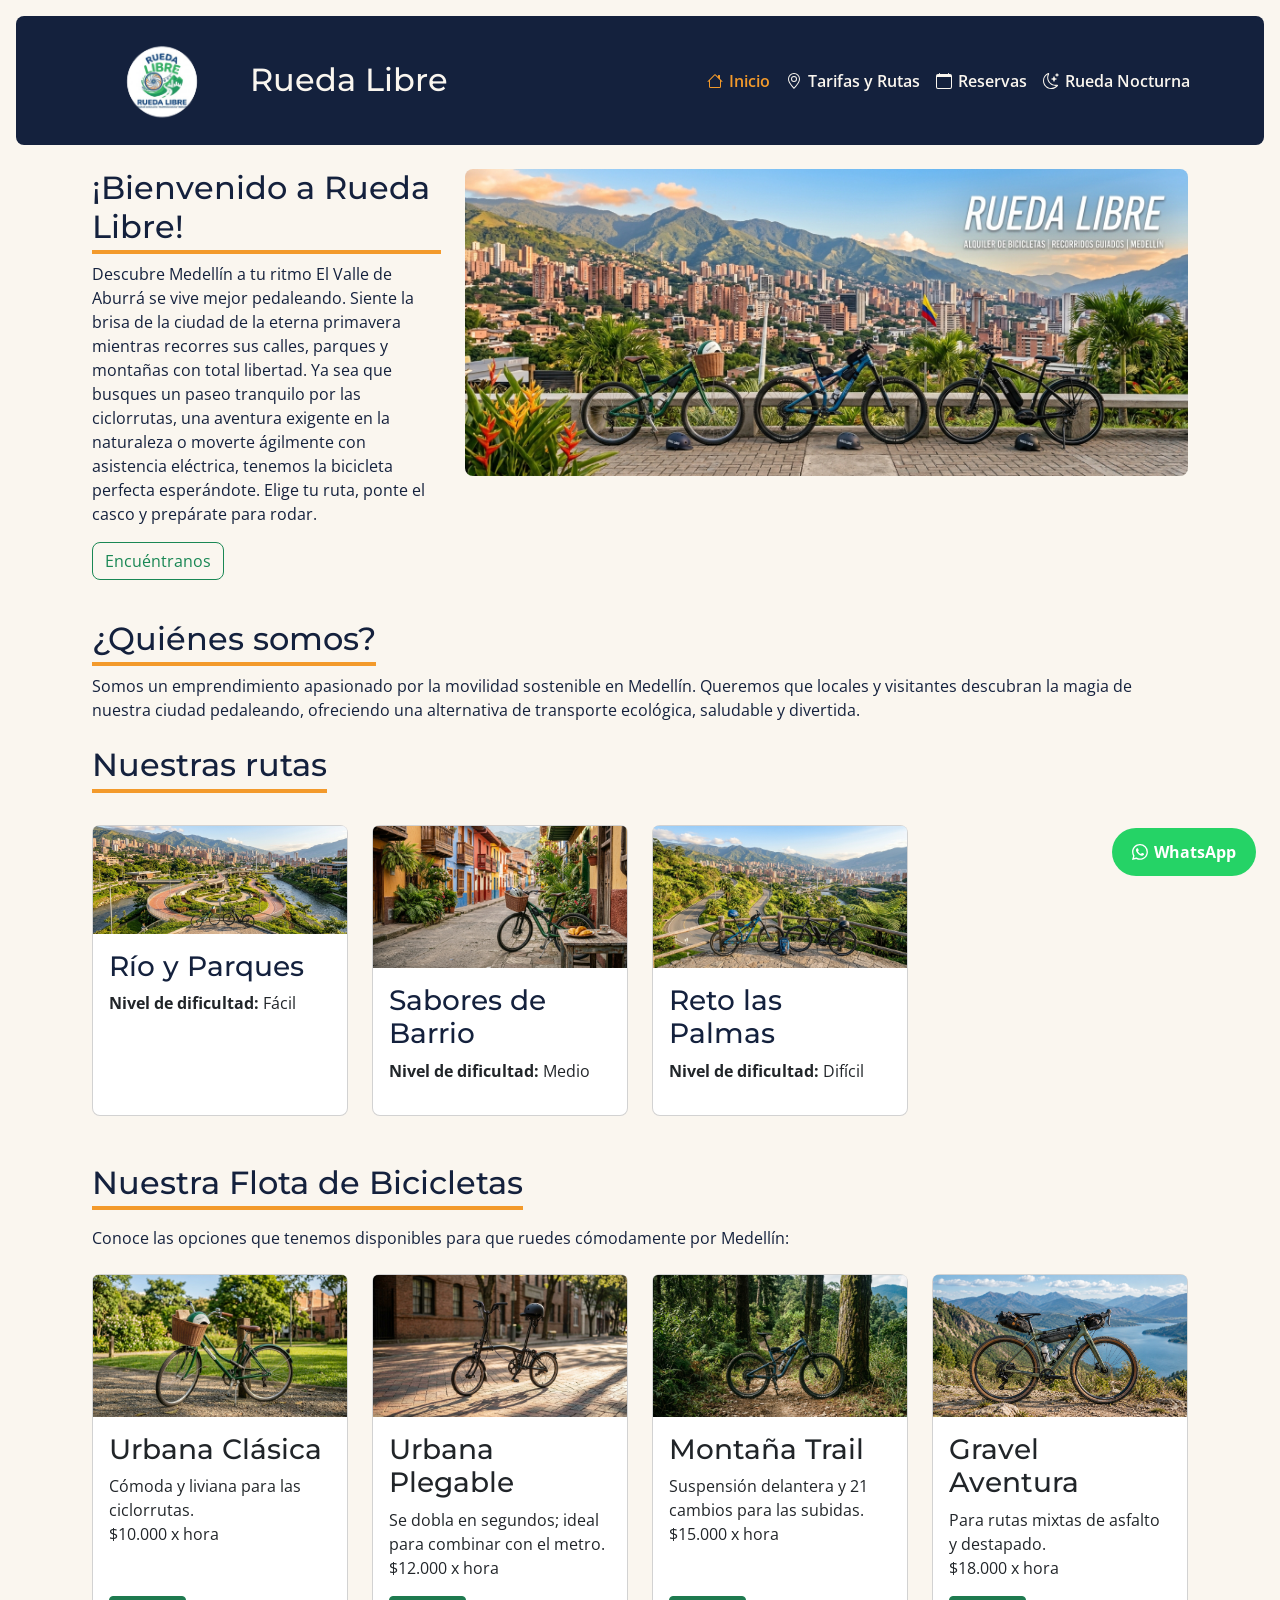
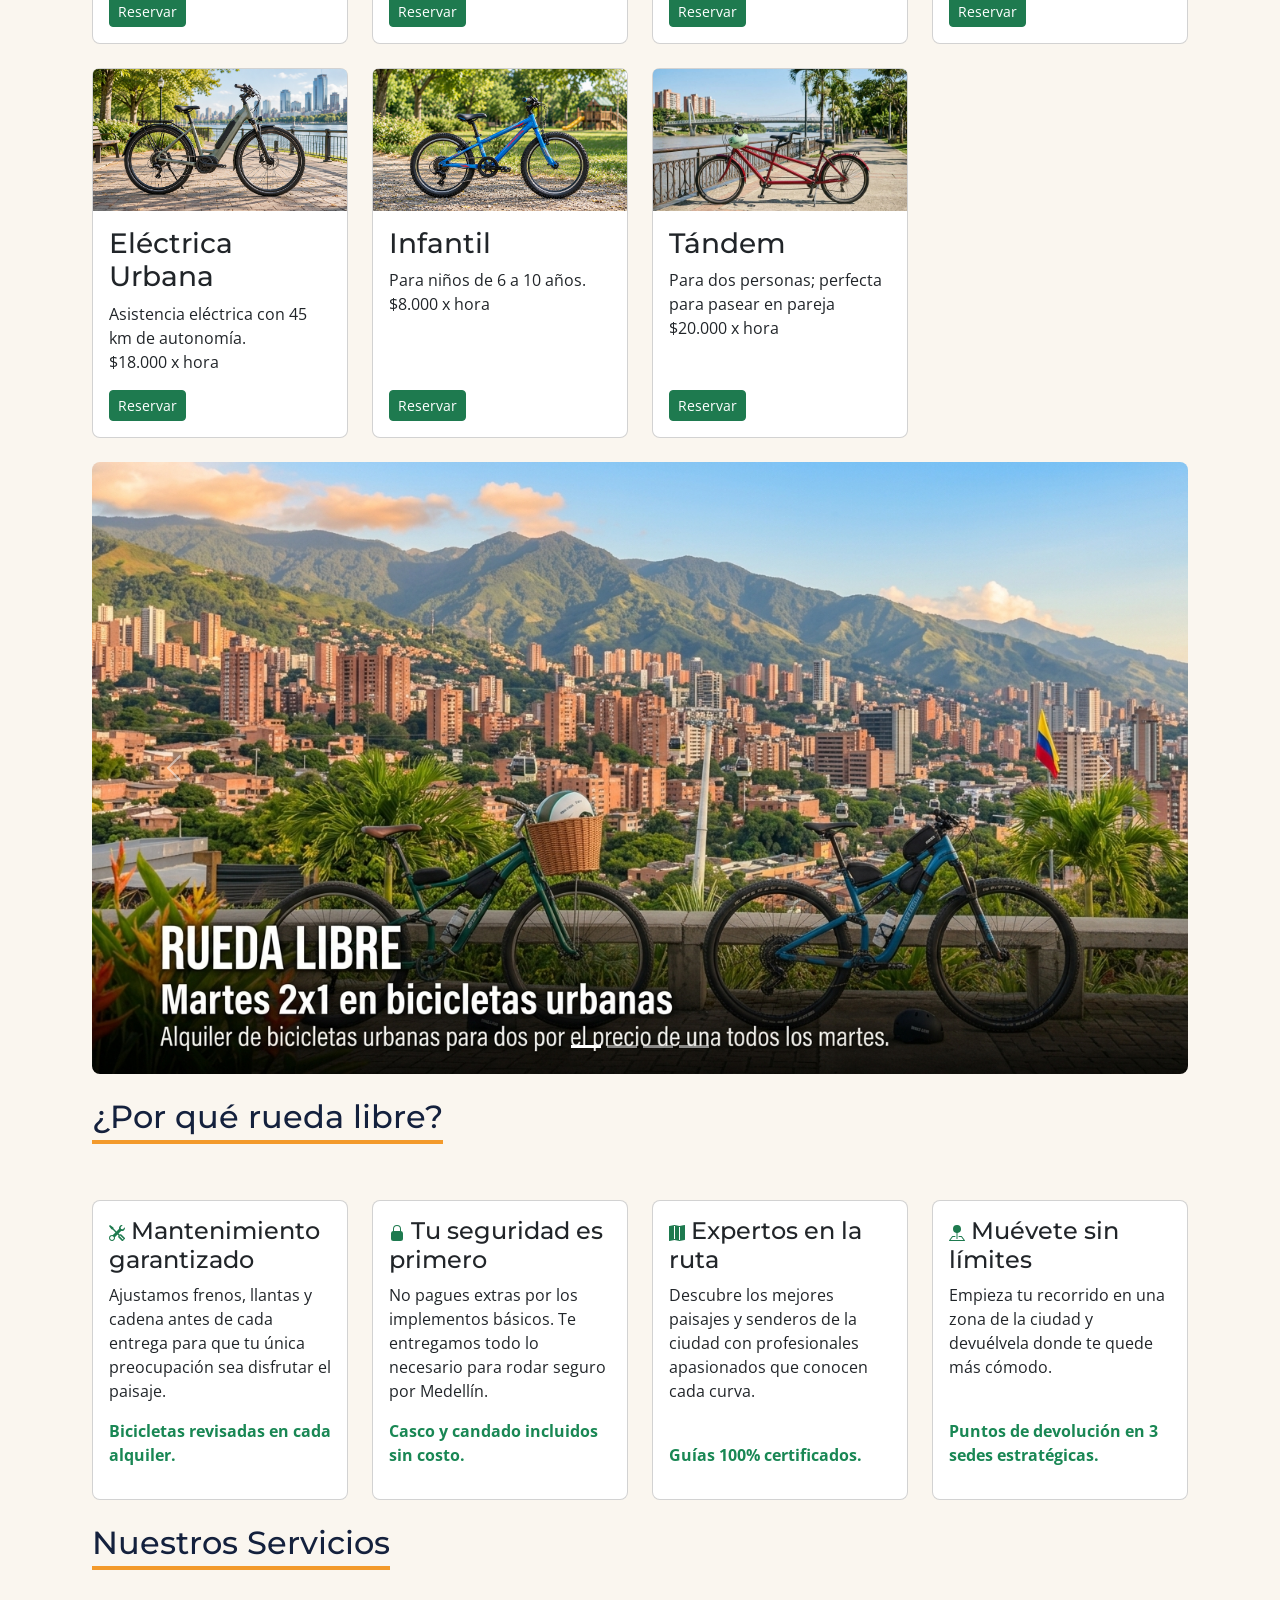
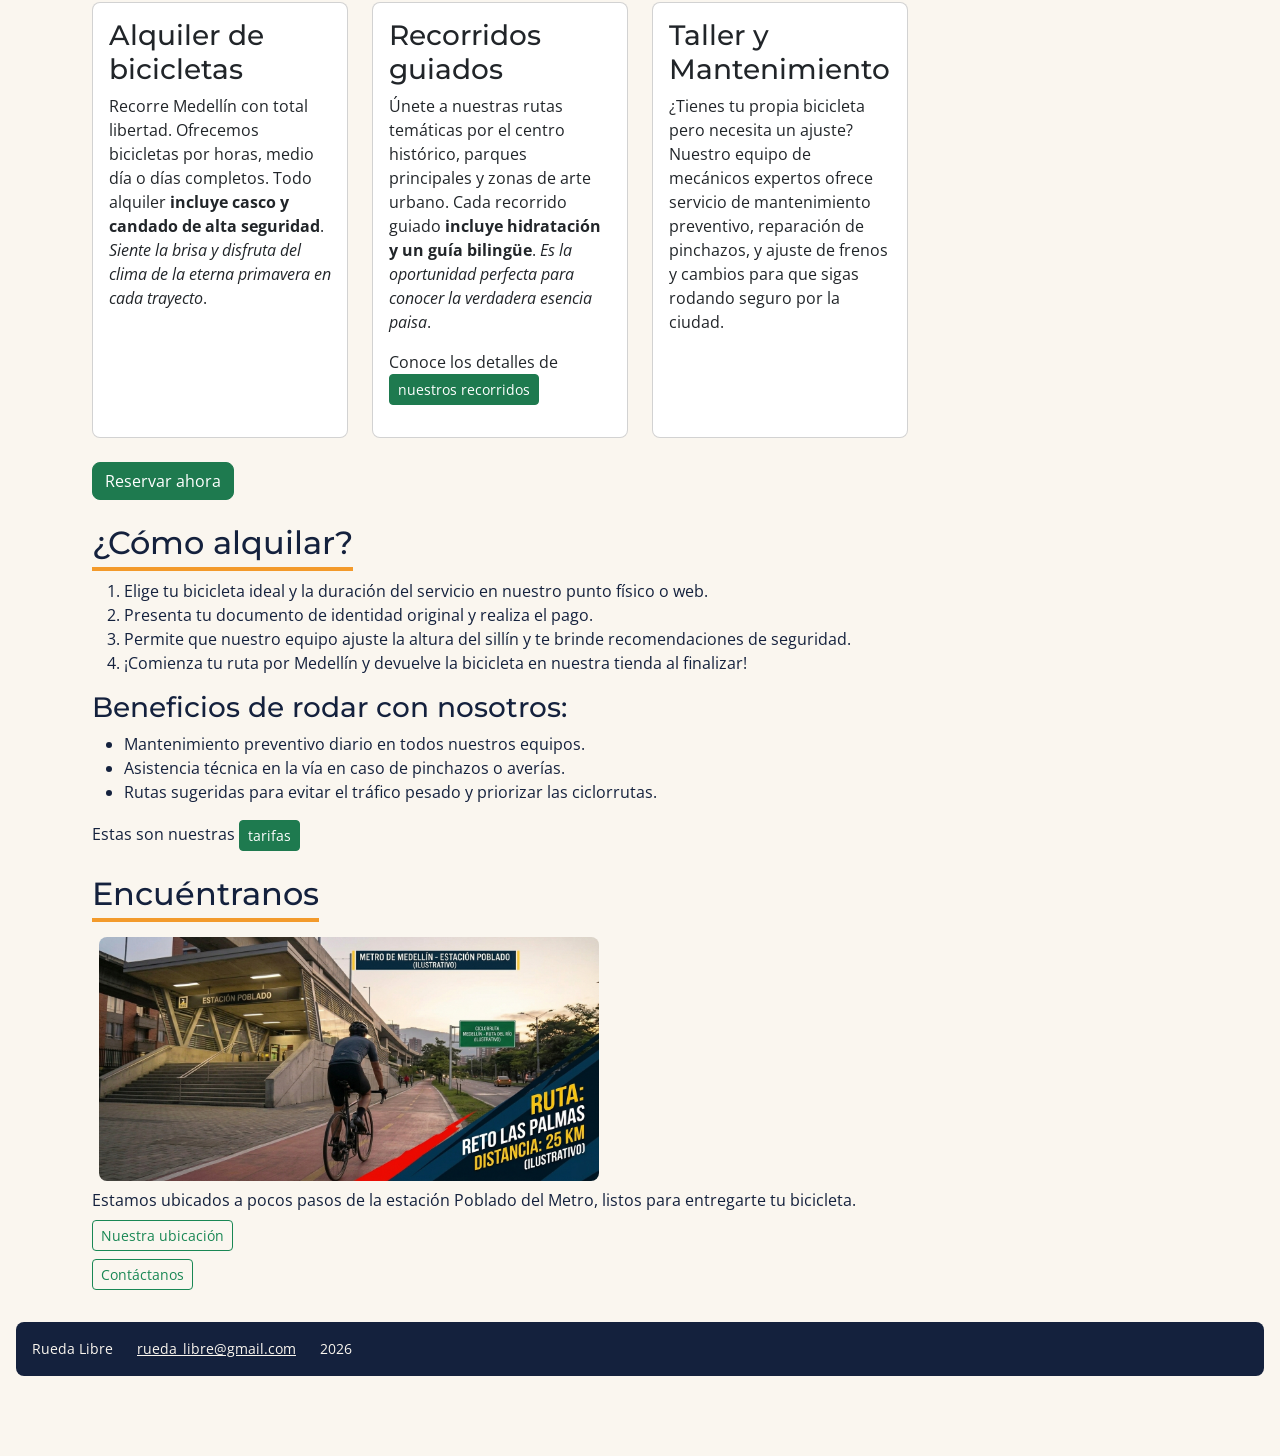
<file: index.html>
<!doctype html>
<html lang="es">

<head>
    <meta charset="UTF-8" />
    <meta name="viewport" content="width=device-width, initial-scale=1.0" />
    <title>Rueda Libre | Alquiler de bicicletas en Medellín</title>
    <link rel="preconnect" href="https://fonts.googleapis.com" />
    <link rel="preconnect" href="https://fonts.gstatic.com" crossorigin />
    <link href="https://fonts.googleapis.com/css2?family=Montserrat:wght@700&family=Open+Sans:wght@400;600&display=swap"
        rel="stylesheet" />
    <link href="https://cdn.jsdelivr.net/npm/bootstrap@5.3.8/dist/css/bootstrap.min.css" rel="stylesheet"
        integrity="sha384-sRIl4kxILFvY47J16cr9ZwB07vP4J8+LH7qKQnuqkuIAvNWLzeN8tE5YBujZqJLB" crossorigin="anonymous">
    <link rel="stylesheet" href="https://cdn.jsdelivr.net/npm/bootstrap-icons@1.13.2/font/bootstrap-icons.min.css">
    <link rel="stylesheet" href="css/style.css" />
</head>

<body>
    <header class="encabezado-marca">
        <nav class="navbar navbar-expand-lg">
            <div class="container">
                <a class="navbar-brand d-flex align-items-center gap-2" href="index.html">
                    <img src="img/rueda-libre.png" alt="Logo Rueda Libre" width="160" height="160" />
                    <h1>Rueda Libre</h1>
                </a>
                <button id="boton-menu" class="navbar-toggler" type="button" data-bs-toggle="collapse"
                    data-bs-target="#navbarNav" aria-controls="navbarNav" aria-expanded="false"
                    aria-label="Alternar navegación">
                    <span class="navbar-toggler-icon"></span>
                </button>
                <div class="collapse navbar-collapse" id="navbarNav">
                    <ul class="navbar-nav ms-auto">
                        <li class="nav-item">
                            <a href="index.html" aria-current="page" class="icon-link nav-link active">
                                <svg xmlns="http://www.w3.org/2000/svg" width="16" height="16" fill="currentColor"
                                    class="bi bi-house" viewBox="0 0 16 16">
                                    <path
                                        d="M8.707 1.5a1 1 0 0 0-1.414 0L.646 8.146a.5.5 0 0 0 .708.708L2 8.207V13.5A1.5 1.5 0 0 0 3.5 15h9a1.5 1.5 0 0 0 1.5-1.5V8.207l.646.647a.5.5 0 0 0 .708-.708L13 5.793V2.5a.5.5 0 0 0-.5-.5h-1a.5.5 0 0 0-.5.5v1.293zM13 7.207V13.5a.5.5 0 0 1-.5.5h-9a.5.5 0 0 1-.5-.5V7.207l5-5z" />
                                </svg>
                                Inicio
                            </a>
                        </li>
                        <li class="nav-item">
                            <a href="paginas/tarifas.html" class="icon-link nav-link">
                                <svg xmlns="http://www.w3.org/2000/svg" width="16" height="16" fill="currentColor"
                                    class="bi bi-geo-alt" viewBox="0 0 16 16">
                                    <path
                                        d="M12.166 8.94c-.524 1.062-1.234 2.12-1.96 3.07A32 32 0 0 1 8 14.58a32 32 0 0 1-2.206-2.57c-.726-.95-1.436-2.008-1.96-3.07C3.304 7.867 3 6.862 3 6a5 5 0 0 1 10 0c0 .862-.305 1.867-.834 2.94M8 16s6-5.686 6-10A6 6 0 0 0 2 6c0 4.314 6 10 6 10" />
                                    <path d="M8 8a2 2 0 1 1 0-4 2 2 0 0 1 0 4m0 1a3 3 0 1 0 0-6 3 3 0 0 0 0 6" />
                                </svg>Tarifas y Rutas
                            </a>
                        </li>
                        <li class="nav-item">
                            <a href="paginas/reservas.html" class="icon-link nav-link">
                                <svg xmlns="http://www.w3.org/2000/svg" width="16" height="16" fill="currentColor"
                                    class="bi bi-calendar" viewBox="0 0 16 16">
                                    <path
                                        d="M3.5 0a.5.5 0 0 1 .5.5V1h8V.5a.5.5 0 0 1 1 0V1h1a2 2 0 0 1 2 2v11a2 2 0 0 1-2 2H2a2 2 0 0 1-2-2V3a2 2 0 0 1 2-2h1V.5a.5.5 0 0 1 .5-.5M1 4v10a1 1 0 0 0 1 1h12a1 1 0 0 0 1-1V4z" />
                                </svg>Reservas
                            </a>
                        </li>
                        <li class="nav-item">
                            <a href="nocturna/index.html" class="icon-link nav-link">
                                <svg xmlns="http://www.w3.org/2000/svg" width="16" height="16" fill="currentColor"
                                    class="bi bi-moon-stars" aria-hidden="true" viewBox="0 0 16 16">
                                    <path
                                        d="M6 .278a.77.77 0 0 1 .08.858 7.2 7.2 0 0 0-.878 3.46c0 4.021 3.278 7.277 7.318 7.277q.792-.001 1.533-.16a.79.79 0 0 1 .81.316.73.73 0 0 1-.031.893A8.35 8.35 0 0 1 8.344 16C3.734 16 0 12.286 0 7.71 0 4.266 2.114 1.312 5.124.06A.75.75 0 0 1 6 .278M4.858 1.311A7.27 7.27 0 0 0 1.025 7.71c0 4.02 3.279 7.276 7.319 7.276a7.32 7.32 0 0 0 5.205-2.162q-.506.063-1.029.063c-4.61 0-8.343-3.714-8.343-8.29 0-1.167.242-2.278.681-3.286" />
                                    <path
                                        d="M10.794 3.148a.217.217 0 0 1 .412 0l.387 1.162c.173.518.579.924 1.097 1.097l1.162.387a.217.217 0 0 1 0 .412l-1.162.387a1.73 1.73 0 0 0-1.097 1.097l-.387 1.162a.217.217 0 0 1-.412 0l-.387-1.162A1.73 1.73 0 0 0 9.31 6.593l-1.162-.387a.217.217 0 0 1 0-.412l1.162-.387a1.73 1.73 0 0 0 1.097-1.097zM13.863.099a.145.145 0 0 1 .274 0l.258.774c.115.346.386.617.732.732l.774.258a.145.145 0 0 1 0 .274l-.774.258a1.16 1.16 0 0 0-.732.732l-.258.774a.145.145 0 0 1-.274 0l-.258-.774a1.16 1.16 0 0 0-.732-.732l-.774-.258a.145.145 0 0 1 0-.274l.774-.258c.346-.115.617-.386.732-.732z" />
                                </svg>
                                Rueda Nocturna
                            </a>
                        </li>
                    </ul>
                </div>
            </div>
        </nav>
    </header>
    <main>
        <div class="container mt-4">
            <div class="row g-4">
                <div class="col-12 col-md-4">
                    <h2 class="titulo-subrayado">¡Bienvenido a Rueda Libre!</h2>
                    <p>
                        Descubre Medellín a tu ritmo El Valle de
                        Aburrá se vive mejor pedaleando. Siente la brisa de la ciudad de la
                        eterna primavera mientras recorres sus calles, parques y montañas
                        con total libertad. Ya sea que busques un paseo tranquilo por las
                        ciclorrutas, una aventura exigente en la naturaleza o moverte
                        ágilmente con asistencia eléctrica, tenemos la bicicleta perfecta
                        esperándote. Elige tu ruta, ponte el casco y prepárate para rodar.
                    </p>
                    <p><a href="#encuentranos" class="btn btn-outline-success">Encuéntranos</a></p>
                </div>
                <div class="col-12 col-md-8">
                    <img src="img/portada.jpeg" alt="Portada Rueda Libre" id="imagen-portada">
                </div>
            </div>
        </div>

        <section class="container mt-4">
            <h2 class="titulo-subrayado">¿Quiénes somos?</h2>
            <p>
                Somos un emprendimiento apasionado por la movilidad sostenible en
                Medellín. Queremos que locales y visitantes descubran la magia de
                nuestra ciudad pedaleando, ofreciendo una alternativa de transporte
                ecológica, saludable y divertida.
            </p>
        </section>

        <section class="container mt-4">
            <h2 class="titulo-subrayado">Nuestras rutas</h2>
            <div class="row g-4 py-4">
                <div class="col-12 col-sm-6 col-lg-4 col-xl-3">
                    <article class="card h-100">
                        <img src="img/ruta-rio-parques.jpg" alt="Imagen ilustrativa Río y Parques" class="card-img-top">
                        <div class="card-body d-flex flex-column">
                            <h3>Río y Parques</h3>
                            <p><strong>Nivel de dificultad: </strong>Fácil</p>
                        </div>
                    </article>
                </div>
                <div class="col-12 col-sm-6 col-lg-4 col-xl-3">
                    <article class="card h-100">
                        <img src="img/ruta-sabores-barrio.jpg" alt="Imagen ilustrativa Sabores de Barrio"
                            class="card-img-top">
                        <div class="card-body d-flex flex-column">
                            <h3>Sabores de Barrio</h3>
                            <p><strong>Nivel de dificultad: </strong>Medio</p>
                        </div>
                    </article>
                </div>
                <div class="col-12 col-sm-6 col-lg-4 col-xl-3">
                    <article class="card h-100">
                        <img src="img/ruta-reto-palmas.jpg" alt="Imagen ilustrativa Reto las Palmas"
                            class="card-img-top">
                        <div class="card-body d-flex flex-column">
                            <h3>Reto las Palmas</h3>
                            <p><strong>Nivel de dificultad: </strong>Difícil</p>
                        </div>
                    </article>
                </div>
            </div>
        </section>

        <section class="container mt-4">
            <h2 class="titulo-subrayado">Nuestra Flota de Bicicletas</h2>
            <p class="py-2">
                Conoce las opciones que tenemos disponibles para que ruedes
                cómodamente por Medellín:
            </p>
            <div class="row g-4">
                <div class="col-12 col-sm-6 col-lg-4 col-xl-3">
                    <article class="card h-100">
                        <img src="img/urbana-clasica.jpg" class="card-img-top" alt="Bicicleta Urbana Clásica">
                        <div class="card-body d-flex flex-column">
                            <h3 class="card-title">Urbana Clásica</h3>
                            <p class="card-text">Cómoda y liviana para las ciclorrutas. <br />$10.000 x hora</p>
                            <a href="paginas/reservas.html"
                                class="btn btn-primary btn-sm mt-auto align-self-start">Reservar</a>
                        </div>
                    </article>
                </div>

                <div class="col-12 col-sm-6 col-lg-4 col-xl-3">
                    <article class="card h-100">
                        <img src="img/urbana-plegable.jpg" class="card-img-top" alt="Bicicleta Urbana Plegable">
                        <div class="card-body d-flex flex-column">
                            <h3 class="card-title">Urbana Plegable</h3>
                            <p class="card-text">Se dobla en segundos; ideal para combinar con el metro.
                                <br />$12.000 x hora
                            </p>
                            <a href="paginas/reservas.html"
                                class="btn btn-primary btn-sm mt-auto align-self-start">Reservar</a>
                        </div>
                    </article>
                </div>

                <div class="col-12 col-sm-6 col-lg-4 col-xl-3">
                    <article class="card h-100">
                        <img src="img/montana-trail.jpg" class="card-img-top" alt="Bicicleta Montaña Trail">
                        <div class="card-body d-flex flex-column">
                            <h3 class="card-title">Montaña Trail</h3>
                            <p class="card-text">Suspensión delantera y 21 cambios para las subidas. <br />$15.000 x
                                hora</p>
                            <a href="paginas/reservas.html"
                                class="btn btn-primary btn-sm mt-auto align-self-start">Reservar</a>
                        </div>
                    </article>
                </div>

                <div class="col-12 col-sm-6 col-lg-4 col-xl-3">
                    <article class="card h-100">
                        <img src="img/gravel-aventura.jpg" class="card-img-top" alt="Bicicleta Gravel Aventura">
                        <div class="card-body d-flex flex-column">
                            <h3 class="card-title">Gravel Aventura</h3>
                            <p class="card-text">Para rutas mixtas de asfalto y destapado. <br />$18.000 x hora</p>
                            <a href="paginas/reservas.html"
                                class="btn btn-primary btn-sm mt-auto align-self-start">Reservar</a>
                        </div>
                    </article>
                </div>

                <div class="col-12 col-sm-6 col-lg-4 col-xl-3">
                    <article class="card h-100">
                        <img src="img/electrica-urbana.jpg" class="card-img-top" alt="Bicicleta Eléctrica Urbana">
                        <div class="card-body d-flex flex-column">
                            <h3 class="card-title">Eléctrica Urbana</h3>
                            <p class="card-text">Asistencia eléctrica con 45 km de autonomía. <br />$18.000 x hora
                            </p>
                            <a href="paginas/reservas.html"
                                class="btn btn-primary btn-sm mt-auto align-self-start">Reservar</a>
                        </div>
                    </article>
                </div>

                <div class="col-12 col-sm-6 col-lg-4 col-xl-3">
                    <article class="card h-100">
                        <img src="img/bicicleta-infantil.jpg" class="card-img-top" alt="Bicicleta Infantil">
                        <div class="card-body d-flex flex-column">
                            <h3 class="card-title">Infantil</h3>
                            <p class="card-text">Para niños de 6 a 10 años. <br />$8.000 x hora</p>
                            <a href="paginas/reservas.html"
                                class="btn btn-primary btn-sm mt-auto align-self-start">Reservar</a>
                        </div>
                    </article>
                </div>

                <div class="col-12 col-sm-6 col-lg-4 col-xl-3">
                    <article class="card h-100">
                        <img src="img/bicicleta-tandem.jpg" class="card-img-top" alt="Bicicleta Tándem">
                        <div class="card-body d-flex flex-column">
                            <h3 class="card-title">Tándem</h3>
                            <p class="card-text">Para dos personas; perfecta para pasear en pareja <br />$20.000 x
                                hora</p>
                            <a href="paginas/reservas.html"
                                class="btn btn-primary btn-sm mt-auto align-self-start">Reservar</a>
                        </div>
                    </article>
                </div>
            </div>
        </section>

        <section class="container mt-4">
            <div id="carouselExampleIndicators" class="carousel slide" data-bs-ride="carousel">
                <div class="carousel-indicators">
                    <button type="button" data-bs-target="#carouselExampleIndicators" data-bs-slide-to="0"
                        class="active" aria-current="true" aria-label="Imagen 1"></button>
                    <button type="button" data-bs-target="#carouselExampleIndicators" data-bs-slide-to="1"
                        aria-label="Imagen 2"></button>
                    <button type="button" data-bs-target="#carouselExampleIndicators" data-bs-slide-to="2"
                        aria-label="Imagen 3"></button>
                    <button type="button" data-bs-target="#carouselExampleIndicators" data-bs-slide-to="3"
                        aria-label="Imagen 4"></button>
                </div>
                <div class="carousel-inner">
                    <div class="carousel-item active" data-bs-interval="3000">
                        <img src="img/carrusel-1.jpg" class="d-block w-100 imagen-carrusel"
                            alt="Martes 2x1 en bicicletas urbanas">
                    </div>
                    <div class="carousel-item" data-bs-interval="3000">
                        <img src="img/carrusel-2.jpg" class="d-block w-100 imagen-carrusel"
                            alt="Lunes a Jueves 20% de descuento en eléctricas">
                    </div>
                    <div class="carousel-item" data-bs-interval="3000">
                        <img src="img/carrusel-3.jpg" class="d-block w-100 imagen-carrusel"
                            alt="Recorrido gratis en cumpleaños">
                    </div>
                    <div class="carousel-item" data-bs-interval="3000">
                        <a href="nocturna/index.html" class="d-block text-decoration-none">
                            <img src="img/luna-palmas.jpg" class="d-block w-100 imagen-carrusel"
                                alt="Campaña Rueda Nocturna: recorridos guiados en bicicleta por Medellín">
                            <div class="carousel-caption bg-dark bg-opacity-75 rounded-3 p-3">
                                <h3 class="h5 text-warning mb-1">Nueva campaña: Rueda Nocturna</h3>
                                <p class="small text-white mb-2">Descubre Medellín en bici cuando se encienden las luces · Jueves a sábado.</p>
                                <span class="btn btn-naranja btn-sm fw-bold">Conoce Rueda Nocturna</span>
                            </div>
                        </a>
                    </div>
                </div>
                <button class="carousel-control-prev" type="button" data-bs-target="#carouselExampleIndicators"
                    data-bs-slide="prev" aria-label="Anterior">
                    <span class="carousel-control-prev-icon" aria-hidden="true"></span>
                </button>
                <button class="carousel-control-next" type="button" data-bs-target="#carouselExampleIndicators"
                    data-bs-slide="next" aria-label="Siguiente">
                    <span class="carousel-control-next-icon" aria-hidden="true"></span>
                </button>
            </div>
        </section>

        <section class="container mt-4">
            <h2 class="titulo-subrayado">¿Por qué rueda libre?</h2>
            <div class="row g-4 mt-4">
                <div class="col-12 col-sm-6 col-lg-4 col-xl-3">
                    <article class="card h-100">
                        <div class="card-body d-flex flex-column">
                            <h3 class="card-title fs-4">
                                <svg xmlns="http://www.w3.org/2000/svg" width="16" height="16" fill="currentColor"
                                    class="bi bi-tools text-primary" aria-hidden="true" viewBox="0 0 16 16">
                                    <path
                                        d="M1 0 0 1l2.2 3.081a1 1 0 0 0 .815.419h.07a1 1 0 0 1 .708.293l2.675 2.675-2.617 2.654A3.003 3.003 0 0 0 0 13a3 3 0 1 0 5.878-.851l2.654-2.617.968.968-.305.914a1 1 0 0 0 .242 1.023l3.27 3.27a.997.997 0 0 0 1.414 0l1.586-1.586a.997.997 0 0 0 0-1.414l-3.27-3.27a1 1 0 0 0-1.023-.242L10.5 9.5l-.96-.96 2.68-2.643A3.005 3.005 0 0 0 16 3q0-.405-.102-.777l-2.14 2.141L12 4l-.364-1.757L13.777.102a3 3 0 0 0-3.675 3.68L7.462 6.46 4.793 3.793a1 1 0 0 1-.293-.707v-.071a1 1 0 0 0-.419-.814zm9.646 10.646a.5.5 0 0 1 .708 0l2.914 2.915a.5.5 0 0 1-.707.707l-2.915-2.914a.5.5 0 0 1 0-.708M3 11l.471.242.529.026.287.445.445.287.026.529L5 13l-.242.471-.026.529-.445.287-.287.445-.529.026L3 15l-.471-.242L2 14.732l-.287-.445L1.268 14l-.026-.529L1 13l.242-.471.026-.529.445-.287.287-.445.529-.026z" />
                                </svg>
                                Mantenimiento garantizado
                            </h3>
                            <p class="card-text">Ajustamos frenos, llantas y cadena antes de cada entrega para que tu
                                única preocupación sea disfrutar el paisaje.</p>
                            <p class="fw-bold text-success mt-auto">Bicicletas revisadas en cada alquiler.</p>
                        </div>
                    </article>
                </div>
                <div class="col-12 col-sm-6 col-lg-4 col-xl-3">
                    <article class="card h-100">
                        <div class="card-body d-flex flex-column">
                            <h3 class="card-title fs-4">
                                <svg xmlns="http://www.w3.org/2000/svg" width="16" height="16" fill="currentColor"
                                    class="bi bi-lock-fill text-primary" aria-hidden="true" viewBox="0 0 16 16">
                                    <path fill-rule="evenodd"
                                        d="M8 0a4 4 0 0 1 4 4v2.05a2.5 2.5 0 0 1 2 2.45v5a2.5 2.5 0 0 1-2.5 2.5h-7A2.5 2.5 0 0 1 2 13.5v-5a2.5 2.5 0 0 1 2-2.45V4a4 4 0 0 1 4-4m0 1a3 3 0 0 0-3 3v2h6V4a3 3 0 0 0-3-3" />
                                </svg>
                                Tu seguridad es primero
                            </h3>
                            <p class="card-text">No pagues extras por los implementos básicos. Te entregamos todo lo
                                necesario para rodar seguro por Medellín.</p>
                            <p class="fw-bold text-success mt-auto">Casco y candado incluidos sin costo.</p>
                        </div>
                    </article>
                </div>
                <div class="col-12 col-sm-6 col-lg-4 col-xl-3">
                    <article class="card h-100">
                        <div class="card-body d-flex flex-column">
                            <h3 class="card-title fs-4">
                                <svg xmlns="http://www.w3.org/2000/svg" width="16" height="16" fill="currentColor"
                                    class="bi bi-map-fill text-primary" aria-hidden="true" viewBox="0 0 16 16">
                                    <path fill-rule="evenodd"
                                        d="M16 .5a.5.5 0 0 0-.598-.49L10.5.99 5.598.01a.5.5 0 0 0-.196 0l-5 1A.5.5 0 0 0 0 1.5v14a.5.5 0 0 0 .598.49l4.902-.98 4.902.98a.5.5 0 0 0 .196 0l5-1A.5.5 0 0 0 16 14.5zM5 14.09V1.11l.5-.1.5.1v12.98l-.402-.08a.5.5 0 0 0-.196 0zm5 .8V1.91l.402.08a.5.5 0 0 0 .196 0L11 1.91v12.98l-.5.1z" />
                                </svg>
                                Expertos en la ruta
                            </h3>
                            <p class="card-text">Descubre los mejores paisajes y senderos de la ciudad con profesionales
                                apasionados que conocen cada curva.</p>
                            <p class="fw-bold text-success mt-auto">Guías 100% certificados.</p>
                        </div>
                    </article>
                </div>
                <div class="col-12 col-sm-6 col-lg-4 col-xl-3">
                    <article class="card h-100">
                        <div class="card-body d-flex flex-column">
                            <h3 class="card-title fs-4">
                                <svg xmlns="http://www.w3.org/2000/svg" width="16" height="16" fill="currentColor"
                                    class="bi bi-pin-map-fill text-primary" aria-hidden="true" viewBox="0 0 16 16">
                                    <path fill-rule="evenodd"
                                        d="M3.1 11.2a.5.5 0 0 1 .4-.2H6a.5.5 0 0 1 0 1H3.75L1.5 15h13l-2.25-3H10a.5.5 0 0 1 0-1h2.5a.5.5 0 0 1 .4.2l3 4a.5.5 0 0 1-.4.8H.5a.5.5 0 0 1-.4-.8z" />
                                    <path fill-rule="evenodd"
                                        d="M4 4a4 4 0 1 1 4.5 3.969V13.5a.5.5 0 0 1-1 0V7.97A4 4 0 0 1 4 3.999z" />
                                </svg>
                                Muévete sin límites
                            </h3>
                            <p class="card-text">Empieza tu recorrido en una zona de la ciudad y devuélvela donde te
                                quede más cómodo.</p>
                            <p class="fw-bold text-success mt-auto">Puntos de devolución en 3 sedes estratégicas.</p>
                        </div>
                    </article>
                </div>
            </div>
        </section>

        <section class="container mt-4">
            <h2 class="titulo-subrayado">Nuestros Servicios</h2>
            <div class="row g-4 py-4">
                <div class="col-12 col-sm-6 col-lg-4 col-xl-3">
                    <article class="card h-100">
                        <div class="card-body">
                            <h3 class="card-title">Alquiler de bicicletas</h3>
                            <p>
                                Recorre Medellín con total libertad. Ofrecemos bicicletas por
                                horas, medio día o días completos. Todo alquiler
                                <strong>incluye casco y candado de alta seguridad</strong>.
                                <em>Siente la brisa y disfruta del clima de la eterna primavera en
                                    cada trayecto</em>.
                            </p>
                        </div>
                    </article>
                </div>

                <div class="col-12 col-sm-6 col-lg-4 col-xl-3">
                    <article class="card h-100">
                        <div class="card-body">
                            <h3 class="card-title">Recorridos guiados</h3>
                            <p>
                                Únete a nuestras rutas temáticas por el centro histórico, parques
                                principales y zonas de arte urbano. Cada recorrido guiado
                                <strong>incluye hidratación y un guía bilingüe</strong>.
                                <em>Es la oportunidad perfecta para conocer la verdadera esencia
                                    paisa</em>.
                            </p>
                            <p>
                                Conoce los detalles de
                                <a href="paginas/tarifas.html#recorridos_guiados" class="btn btn-primary btn-sm"
                                    id="recorridos">nuestros recorridos</a>
                            </p>
                        </div>
                    </article>
                </div>

                <div class="col-12 col-sm-6 col-lg-4 col-xl-3">
                    <article class="card h-100">
                        <div class="card-body">
                            <h3 class="card-title">Taller y Mantenimiento</h3>
                            <p>
                                ¿Tienes tu propia bicicleta pero necesita un ajuste? Nuestro
                                equipo de mecánicos expertos ofrece servicio de mantenimiento
                                preventivo, reparación de pinchazos, y ajuste de frenos y cambios
                                para que sigas rodando seguro por la ciudad.
                            </p>
                        </div>
                    </article>
                </div>
            </div>
            <a href="paginas/reservas.html" class="btn btn-primary">Reservar ahora</a>
        </section>

        <section class="container mt-4">
            <h2 class="titulo-subrayado">¿Cómo alquilar?</h2>
            <ol>
                <li>
                    Elige tu bicicleta ideal y la duración del servicio en nuestro punto
                    físico o web.
                </li>
                <li>
                    Presenta tu documento de identidad original y realiza el pago.
                </li>
                <li>
                    Permite que nuestro equipo ajuste la altura del sillín y te brinde
                    recomendaciones de seguridad.
                </li>
                <li>
                    ¡Comienza tu ruta por Medellín y devuelve la bicicleta en nuestra
                    tienda al finalizar!
                </li>
            </ol>

            <h3>Beneficios de rodar con nosotros:</h3>
            <ul>
                <li>Mantenimiento preventivo diario en todos nuestros equipos.</li>
                <li>Asistencia técnica en la vía en caso de pinchazos o averías.</li>
                <li>
                    Rutas sugeridas para evitar el tráfico pesado y priorizar las
                    ciclorrutas.
                </li>
            </ul>
            <p>Estas son nuestras <a href="paginas/tarifas.html" class="btn btn-primary btn-sm">tarifas</a></p>
        </section>

        <section class="container mt-4">
            <h2 id="encuentranos" class="titulo-subrayado">Encuéntranos</h2><br>
            <img src="img/ruta.jpeg" alt="Imagen Ilustrativa Ruta: Reto de Palmas" width="500" height="300" />
            <p>
                Estamos ubicados a pocos pasos de la estación Poblado del Metro,
                listos para entregarte tu bicicleta.<br />
                <a href="https://maps.app.goo.gl/J8Z7sCLFVsoX4RQG8" target="_blank"
                    class="btn btn-outline-success btn-sm mt-2">Nuestra ubicación</a><br />
                <a href="mailto:rueda_libre@gmail.com" class="btn btn-outline-success btn-sm mt-2">Contáctanos</a>
            </p>
        </section>
    </main>

    <footer class="pie-marca">
        Rueda Libre
        <a href="mailto:rueda_libre@gmail.com">rueda_libre@gmail.com</a>
        2026
    </footer>

    <a href="https://wa.me/573000000000" target="_blank" class="icon-link boton-whatsapp"
        aria-label="Contactar por WhatsApp">
        <svg xmlns="http://www.w3.org/2000/svg" width="16" height="16" fill="currentColor" class="bi bi-whatsapp"
            viewBox="0 0 16 16">
            <path
                d="M13.601 2.326A7.85 7.85 0 0 0 7.994 0C3.627 0 .068 3.558.064 7.926c0 1.399.366 2.76 1.057 3.965L0 16l4.204-1.102a7.9 7.9 0 0 0 3.79.965h.004c4.368 0 7.926-3.558 7.93-7.93A7.9 7.9 0 0 0 13.6 2.326zM7.994 14.521a6.6 6.6 0 0 1-3.356-.92l-.24-.144-2.494.654.666-2.433-.156-.251a6.56 6.56 0 0 1-1.007-3.505c0-3.626 2.957-6.584 6.591-6.584a6.56 6.56 0 0 1 4.66 1.931 6.56 6.56 0 0 1 1.928 4.66c-.004 3.639-2.961 6.592-6.592 6.592m3.615-4.934c-.197-.099-1.17-.578-1.353-.646-.182-.065-.315-.099-.445.099-.133.197-.513.646-.627.775-.114.133-.232.148-.43.05-.197-.1-.836-.308-1.592-.985-.59-.525-.985-1.175-1.103-1.372-.114-.198-.011-.304.088-.403.087-.088.197-.232.296-.346.1-.114.133-.198.198-.33.065-.134.034-.248-.015-.347-.05-.099-.445-1.076-.612-1.47-.16-.389-.323-.335-.445-.34-.114-.007-.247-.007-.38-.007a.73.73 0 0 0-.529.247c-.182.198-.691.677-.691 1.654s.71 1.916.81 2.049c.098.133 1.394 2.132 3.383 2.992.47.205.84.326 1.129.418.475.152.904.129 1.246.08.38-.058 1.171-.48 1.338-.943.164-.464.164-.86.114-.943-.049-.084-.182-.133-.38-.232" />
        </svg>
        WhatsApp
    </a>

    <script src="https://cdn.jsdelivr.net/npm/bootstrap@5.3.8/dist/js/bootstrap.bundle.min.js"
        integrity="sha384-FKyoEForCGlyvwx9Hj09JcYn3nv7wiPVlz7YYwJrWVcXK/BmnVDxM+D2scQbITxI"
        crossorigin="anonymous"></script>
</body>

</html>
</file>
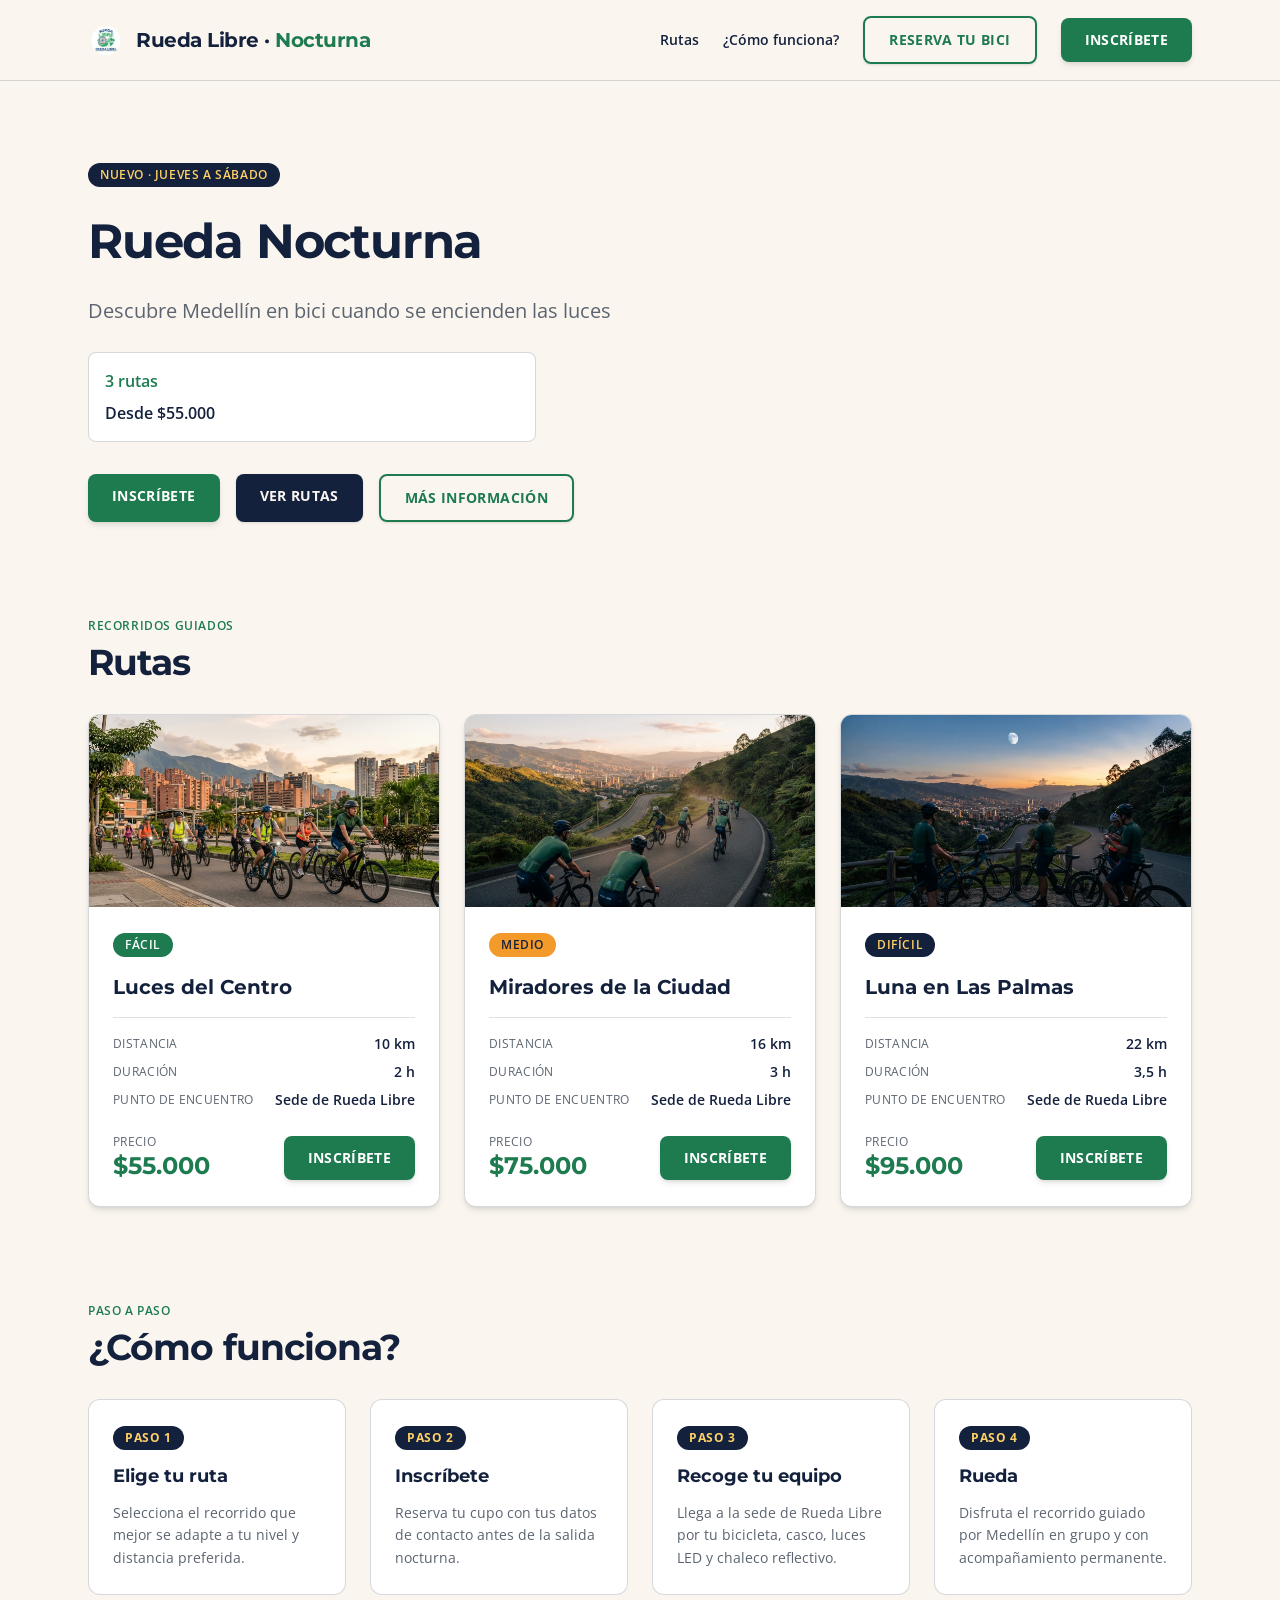
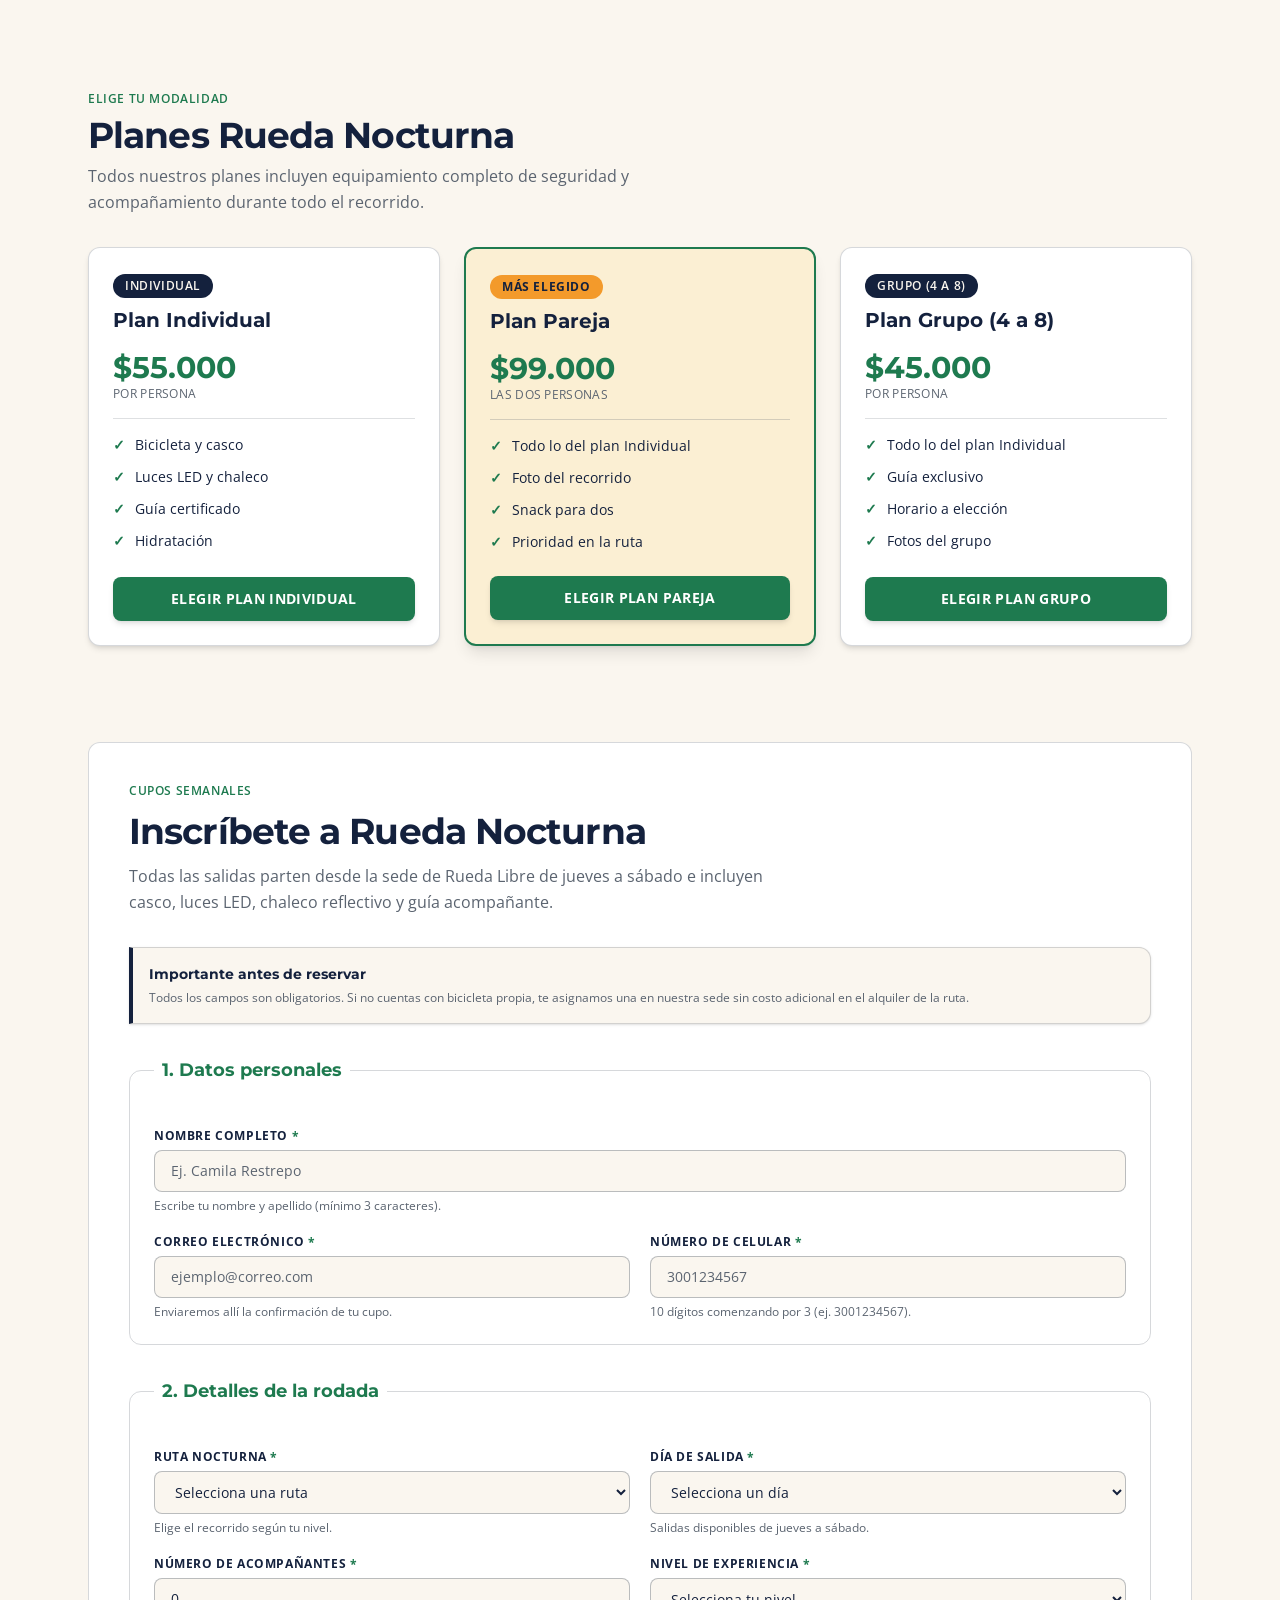
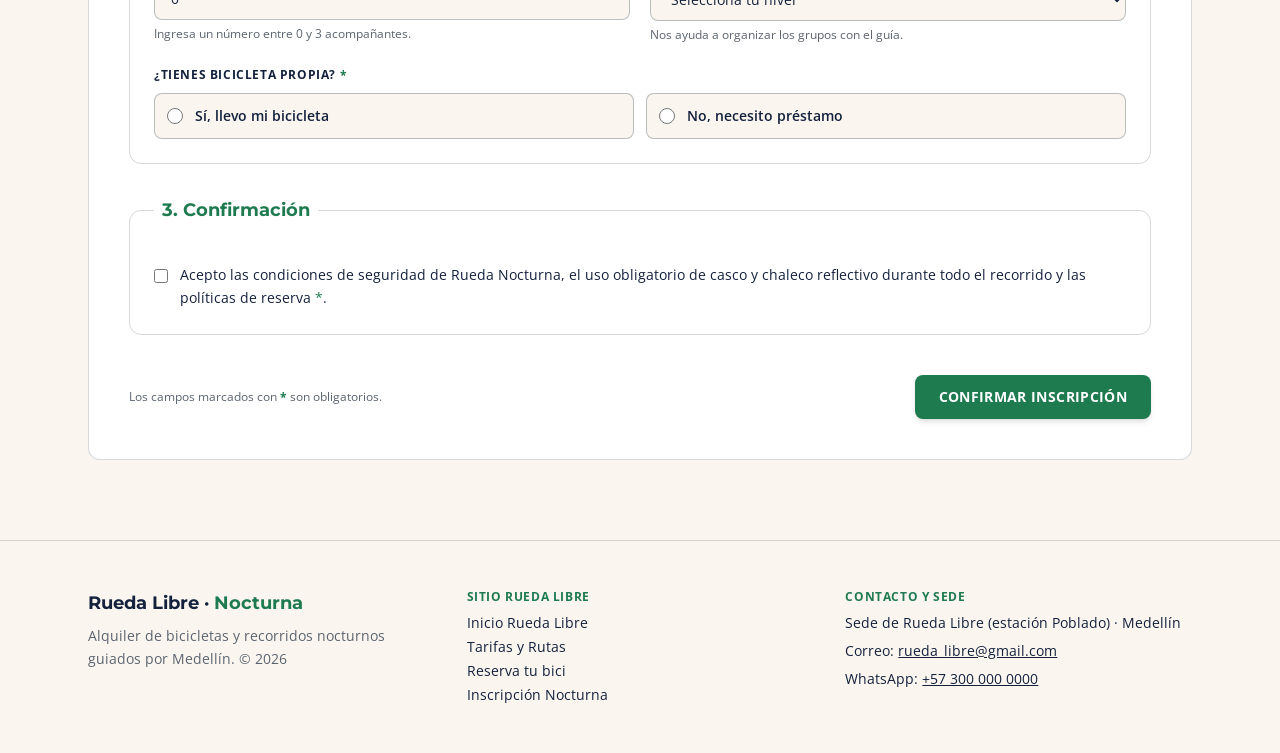
<file: nocturna/index.html>
<!DOCTYPE html>
<html lang="es">

<head>
    <meta charset="UTF-8">
    <meta name="viewport" content="width=device-width, initial-scale=1.0">
    <title>Rueda Nocturna · Rueda Libre</title>
    <link rel="preconnect" href="https://fonts.googleapis.com">
    <link rel="preconnect" href="https://fonts.gstatic.com" crossorigin>
    <link
        href="https://fonts.googleapis.com/css2?family=Montserrat:wght@600;700&family=Open+Sans:wght@400;600&display=swap"
        rel="stylesheet">
    <link href="./src/output.css" rel="stylesheet">
</head>

<body class="font-cuerpo bg-crema text-azul dark:bg-azul dark:text-crema">
    <header class="bg-crema border-b border-gris/25 dark:bg-azul dark:border-crema/15">
        <div class="flex flex-col md:flex-row justify-between items-center gap-4 max-w-6xl mx-auto px-4 sm:px-6 py-4">
            <a href="../index.html"
                class="flex items-center gap-3 shrink-0 whitespace-nowrap font-titulos text-xl font-bold tracking-tight text-azul dark:text-crema">
                <img src="../img/rueda-libre.png" alt="Logo Rueda Libre"
                    class="w-9 h-9 shrink-0 rounded-full object-cover">
                <span>Rueda Libre · <span class="text-verde dark:text-amarillo-farol">Nocturna</span></span>
            </a>

            <nav class="flex flex-wrap justify-center items-center gap-3 sm:gap-6">
                <a href="#rutas"
                    class="hidden md:inline text-sm font-semibold text-azul hover:text-verde dark:text-crema/85 dark:hover:text-amarillo-farol">Rutas</a>
                <a href="#como-funciona"
                    class="hidden md:inline text-sm font-semibold text-azul hover:text-verde dark:text-crema/85 dark:hover:text-amarillo-farol">¿Cómo
                    funciona?</a>
                <a href="../paginas/reservas.html" class="btn-contorno">Reserva tu bici</a>
                <a href="#inscripcion" class="btn-primario">Inscríbete</a>
            </nav>
        </div>
    </header>

    <!-- Contenido principal -->
    <main class="py-10 sm:py-14 lg:py-20 space-y-16 sm:space-y-20 lg:space-y-24">
        <!-- 1. Sección principal -->
        <section id="inicio">
            <div class="max-w-6xl mx-auto px-4 sm:px-6 space-y-5 sm:space-y-6">
                <p
                    class="inline-block px-3 py-1 text-xs font-semibold uppercase tracking-wider bg-azul text-amarillo-farol rounded-full dark:bg-white/10">
                    Nuevo · Jueves a sábado
                </p>

                <h1
                    class="font-titulos text-3xl sm:text-4xl lg:text-5xl font-bold tracking-tight leading-tight text-azul dark:text-crema">
                    Rueda Nocturna
                </h1>

                <p class="max-w-xl text-base sm:text-lg lg:text-xl leading-relaxed text-gris dark:text-crema/85">
                    Descubre Medellín en bici cuando se encienden las luces
                </p>

                <div
                    class="w-full max-w-md p-4 space-y-2 bg-white border border-gris/25 rounded-lg dark:bg-white/5 dark:border-crema/15">
                    <p class="text-base font-semibold text-verde dark:text-amarillo-farol">3 rutas</p>
                    <p class="text-base font-semibold text-azul dark:text-crema">Desde $55.000</p>
                </div>

                <div class="flex flex-wrap gap-3 sm:gap-4 pt-2">
                    <a href="#inscripcion" class="btn-primario">Inscríbete</a>
                    <a href="#rutas" class="btn-secundario">Ver rutas</a>
                    <a href="#como-funciona" class="btn-contorno">Más información</a>
                </div>
            </div>
        </section>

        <!-- 2. Sección Rutas -->
        <section id="rutas">
            <div class="max-w-6xl mx-auto px-4 sm:px-6 space-y-6 sm:space-y-8">
                <div class="space-y-2">
                    <p class="text-xs font-semibold uppercase tracking-wider text-verde dark:text-amarillo-farol">
                        Recorridos guiados</p>
                    <h2
                        class="font-titulos text-2xl sm:text-3xl lg:text-4xl font-bold tracking-tight text-azul dark:text-crema">
                        Rutas</h2>
                </div>

                <div class="grid grid-cols-1 sm:grid-cols-2 lg:grid-cols-3 gap-6">
                    <!-- Card 1: Luces del Centro -->
                    <article
                        class="overflow-hidden bg-white border border-gris/25 rounded-xl shadow-md hover:border-verde hover:shadow-xl dark:bg-white/5 dark:border-crema/15 dark:hover:border-amarillo-farol">
                        <img src="../img/luces-centro.jpg" alt="Recorrido nocturno Luces del Centro en bicicleta"
                            class="w-full h-48 object-cover">

                        <div class="p-5 sm:p-6 space-y-4">
                            <span
                                class="inline-block px-3 py-1 text-xs font-semibold uppercase tracking-wider bg-verde text-white rounded-full">
                                Fácil
                            </span>

                            <h3 class="font-titulos text-xl font-bold text-azul dark:text-crema">Luces del Centro</h3>

                            <ul class="pt-4 space-y-2 border-t border-gris/20 dark:border-crema/15">
                                <li class="flex justify-between items-center">
                                    <span
                                        class="text-xs uppercase tracking-wide text-gris dark:text-crema/80">Distancia</span>
                                    <span class="text-sm font-semibold text-azul dark:text-crema">10 km</span>
                                </li>
                                <li class="flex justify-between items-center">
                                    <span
                                        class="text-xs uppercase tracking-wide text-gris dark:text-crema/80">Duración</span>
                                    <span class="text-sm font-semibold text-azul dark:text-crema">2 h</span>
                                </li>
                                <li class="flex justify-between items-center">
                                    <span class="text-xs uppercase tracking-wide text-gris dark:text-crema/80">Punto de
                                        encuentro</span>
                                    <span class="text-sm font-semibold text-azul dark:text-crema">Sede de Rueda
                                        Libre</span>
                                </li>
                            </ul>

                            <div class="flex flex-wrap justify-between items-center gap-4 pt-2">
                                <div>
                                    <span
                                        class="block text-xs uppercase tracking-wide text-gris dark:text-crema/80">Precio</span>
                                    <span
                                        class="font-titulos text-2xl font-bold text-verde dark:text-amarillo-farol">$55.000</span>
                                </div>

                                <a href="#inscripcion" class="btn-primario">Inscríbete</a>
                            </div>
                        </div>
                    </article>

                    <!-- Card 2: Miradores de la Ciudad -->
                    <article
                        class="overflow-hidden bg-white border border-gris/25 rounded-xl shadow-md hover:border-verde hover:shadow-xl dark:bg-white/5 dark:border-crema/15 dark:hover:border-amarillo-farol">
                        <img src="../img/miradores-ciudad.jpg"
                            alt="Recorrido nocturno Miradores de la Ciudad en bicicleta"
                            class="w-full h-48 object-cover">

                        <div class="p-5 sm:p-6 space-y-4">
                            <span
                                class="inline-block px-3 py-1 text-xs font-semibold uppercase tracking-wider bg-naranja text-azul rounded-full">
                                Medio
                            </span>

                            <h3 class="font-titulos text-xl font-bold text-azul dark:text-crema">Miradores de la Ciudad
                            </h3>

                            <ul class="pt-4 space-y-2 border-t border-gris/20 dark:border-crema/15">
                                <li class="flex justify-between items-center">
                                    <span
                                        class="text-xs uppercase tracking-wide text-gris dark:text-crema/80">Distancia</span>
                                    <span class="text-sm font-semibold text-azul dark:text-crema">16 km</span>
                                </li>
                                <li class="flex justify-between items-center">
                                    <span
                                        class="text-xs uppercase tracking-wide text-gris dark:text-crema/80">Duración</span>
                                    <span class="text-sm font-semibold text-azul dark:text-crema">3 h</span>
                                </li>
                                <li class="flex justify-between items-center">
                                    <span class="text-xs uppercase tracking-wide text-gris dark:text-crema/80">Punto de
                                        encuentro</span>
                                    <span class="text-sm font-semibold text-azul dark:text-crema">Sede de Rueda
                                        Libre</span>
                                </li>
                            </ul>

                            <div class="flex flex-wrap justify-between items-center gap-4 pt-2">
                                <div>
                                    <span
                                        class="block text-xs uppercase tracking-wide text-gris dark:text-crema/80">Precio</span>
                                    <span
                                        class="font-titulos text-2xl font-bold text-verde dark:text-amarillo-farol">$75.000</span>
                                </div>

                                <a href="#inscripcion" class="btn-primario">Inscríbete</a>
                            </div>
                        </div>
                    </article>

                    <!-- Card 3: Luna en Las Palmas -->
                    <article
                        class="overflow-hidden bg-white border border-gris/25 rounded-xl shadow-md hover:border-verde hover:shadow-xl dark:bg-white/5 dark:border-crema/15 dark:hover:border-amarillo-farol">
                        <img src="../img/luna-palmas.jpg" alt="Recorrido nocturno Luna en Las Palmas en bicicleta"
                            class="w-full h-48 object-cover">

                        <div class="p-5 sm:p-6 space-y-4">
                            <span
                                class="inline-block px-3 py-1 text-xs font-semibold uppercase tracking-wider bg-azul text-amarillo-farol rounded-full dark:bg-amarillo-farol dark:text-azul">
                                Difícil
                            </span>

                            <h3 class="font-titulos text-xl font-bold text-azul dark:text-crema">Luna en Las Palmas</h3>

                            <ul class="pt-4 space-y-2 border-t border-gris/20 dark:border-crema/15">
                                <li class="flex justify-between items-center">
                                    <span
                                        class="text-xs uppercase tracking-wide text-gris dark:text-crema/80">Distancia</span>
                                    <span class="text-sm font-semibold text-azul dark:text-crema">22 km</span>
                                </li>
                                <li class="flex justify-between items-center">
                                    <span
                                        class="text-xs uppercase tracking-wide text-gris dark:text-crema/80">Duración</span>
                                    <span class="text-sm font-semibold text-azul dark:text-crema">3,5 h</span>
                                </li>
                                <li class="flex justify-between items-center">
                                    <span class="text-xs uppercase tracking-wide text-gris dark:text-crema/80">Punto de
                                        encuentro</span>
                                    <span class="text-sm font-semibold text-azul dark:text-crema">Sede de Rueda
                                        Libre</span>
                                </li>
                            </ul>

                            <div class="flex flex-wrap justify-between items-center gap-4 pt-2">
                                <div>
                                    <span
                                        class="block text-xs uppercase tracking-wide text-gris dark:text-crema/80">Precio</span>
                                    <span
                                        class="font-titulos text-2xl font-bold text-verde dark:text-amarillo-farol">$95.000</span>
                                </div>

                                <a href="#inscripcion" class="btn-primario">Inscríbete</a>
                            </div>
                        </div>
                    </article>
                </div>
            </div>
        </section>

        <!-- 3. Sección "¿Cómo funciona?" -->
        <section id="como-funciona">
            <div class="max-w-6xl mx-auto px-4 sm:px-6 space-y-6 sm:space-y-8">
                <div class="space-y-2">
                    <p class="text-xs font-semibold uppercase tracking-wider text-verde dark:text-amarillo-farol">Paso a
                        paso</p>
                    <h2
                        class="font-titulos text-2xl sm:text-3xl lg:text-4xl font-bold tracking-tight text-azul dark:text-crema">
                        ¿Cómo funciona?</h2>
                </div>

                <div class="grid grid-cols-1 sm:grid-cols-2 lg:grid-cols-4 gap-6">
                    <div
                        class="p-5 sm:p-6 space-y-3 bg-white border border-gris/25 rounded-xl dark:bg-white/5 dark:border-crema/15">
                        <span
                            class="inline-block px-3 py-1 text-xs font-bold uppercase tracking-wider bg-azul text-amarillo-farol rounded-full dark:bg-white/10">
                            Paso 1
                        </span>
                        <h3 class="font-titulos text-lg font-bold text-azul dark:text-crema">Elige tu ruta</h3>
                        <p class="text-sm leading-relaxed text-gris dark:text-crema/85">
                            Selecciona el recorrido que mejor se adapte a tu nivel y distancia preferida.
                        </p>
                    </div>

                    <div
                        class="p-5 sm:p-6 space-y-3 bg-white border border-gris/25 rounded-xl dark:bg-white/5 dark:border-crema/15">
                        <span
                            class="inline-block px-3 py-1 text-xs font-bold uppercase tracking-wider bg-azul text-amarillo-farol rounded-full dark:bg-white/10">
                            Paso 2
                        </span>
                        <h3 class="font-titulos text-lg font-bold text-azul dark:text-crema">Inscríbete</h3>
                        <p class="text-sm leading-relaxed text-gris dark:text-crema/85">
                            Reserva tu cupo con tus datos de contacto antes de la salida nocturna.
                        </p>
                    </div>

                    <div
                        class="p-5 sm:p-6 space-y-3 bg-white border border-gris/25 rounded-xl dark:bg-white/5 dark:border-crema/15">
                        <span
                            class="inline-block px-3 py-1 text-xs font-bold uppercase tracking-wider bg-azul text-amarillo-farol rounded-full dark:bg-white/10">
                            Paso 3
                        </span>
                        <h3 class="font-titulos text-lg font-bold text-azul dark:text-crema">Recoge tu equipo</h3>
                        <p class="text-sm leading-relaxed text-gris dark:text-crema/85">
                            Llega a la sede de Rueda Libre por tu bicicleta, casco, luces LED y chaleco reflectivo.
                        </p>
                    </div>

                    <div
                        class="p-5 sm:p-6 space-y-3 bg-white border border-gris/25 rounded-xl dark:bg-white/5 dark:border-crema/15">
                        <span
                            class="inline-block px-3 py-1 text-xs font-bold uppercase tracking-wider bg-azul text-amarillo-farol rounded-full dark:bg-white/10">
                            Paso 4
                        </span>
                        <h3 class="font-titulos text-lg font-bold text-azul dark:text-crema">Rueda</h3>
                        <p class="text-sm leading-relaxed text-gris dark:text-crema/85">
                            Disfruta el recorrido guiado por Medellín en grupo y con acompañamiento permanente.
                        </p>
                    </div>
                </div>
            </div>
        </section>

        <!-- 4. Sección Planes Rueda Nocturna (Contrarreloj 3) -->
        <section id="planes">
            <div class="max-w-6xl mx-auto px-4 sm:px-6 space-y-6 sm:space-y-8">
                <div class="max-w-2xl space-y-2">
                    <p class="text-xs font-semibold uppercase tracking-wider text-verde dark:text-amarillo-farol">Elige
                        tu modalidad</p>
                    <h2
                        class="font-titulos text-2xl sm:text-3xl lg:text-4xl font-bold tracking-tight text-azul dark:text-crema">
                        Planes Rueda Nocturna
                    </h2>
                    <p class="text-sm sm:text-base leading-relaxed text-gris dark:text-crema/85">
                        Todos nuestros planes incluyen equipamiento completo de seguridad y acompañamiento durante todo
                        el recorrido.
                    </p>
                </div>

                <!-- Cuadrícula: 1 columna en móvil y 3 columnas de igual altura desde lg -->
                <div class="grid grid-cols-1 lg:grid-cols-3 gap-6">
                    <!-- Plan 1: Individual -->
                    <article
                        class="flex flex-col justify-between gap-6 p-6 bg-white border border-gris/25 rounded-xl shadow-md dark:bg-white/5 dark:border-crema/15">
                        <div class="space-y-4">
                            <div class="space-y-2">
                                <span
                                    class="inline-block px-3 py-1 text-xs font-semibold uppercase tracking-wider bg-azul text-crema rounded-full dark:bg-white/10">
                                    Individual
                                </span>
                                <h3 class="font-titulos text-xl font-bold text-azul dark:text-crema">Plan Individual
                                </h3>
                            </div>

                            <div class="pb-4 border-b border-gris/20 dark:border-crema/15">
                                <p class="font-titulos text-3xl font-bold text-verde dark:text-amarillo-farol">$55.000
                                </p>
                                <p class="text-xs uppercase tracking-wide text-gris dark:text-crema/80">por persona</p>
                            </div>

                            <ul class="flex flex-col gap-3 text-sm text-azul dark:text-crema/90">
                                <li class="flex items-start gap-2.5">
                                    <span class="font-bold text-verde dark:text-amarillo-farol"
                                        aria-hidden="true">✓</span>
                                    <span>Bicicleta y casco</span>
                                </li>
                                <li class="flex items-start gap-2.5">
                                    <span class="font-bold text-verde dark:text-amarillo-farol"
                                        aria-hidden="true">✓</span>
                                    <span>Luces LED y chaleco</span>
                                </li>
                                <li class="flex items-start gap-2.5">
                                    <span class="font-bold text-verde dark:text-amarillo-farol"
                                        aria-hidden="true">✓</span>
                                    <span>Guía certificado</span>
                                </li>
                                <li class="flex items-start gap-2.5">
                                    <span class="font-bold text-verde dark:text-amarillo-farol"
                                        aria-hidden="true">✓</span>
                                    <span>Hidratación</span>
                                </li>
                            </ul>
                        </div>

                        <a href="#inscripcion" class="btn-primario w-full text-center">
                            Elegir plan Individual
                        </a>
                    </article>

                    <!-- Plan 2: Pareja (Destacado: Más elegido, sin mover las demás cards) -->
                    <article
                        class="flex flex-col justify-between gap-6 p-6 bg-amarillo-farol/20 border-2 border-verde rounded-xl shadow-lg dark:bg-amarillo-farol/10 dark:border-amarillo-farol">
                        <div class="space-y-4">
                            <div class="space-y-2">
                                <span
                                    class="inline-block px-3 py-1 text-xs font-bold uppercase tracking-wider bg-naranja text-azul rounded-full dark:bg-amarillo-farol dark:text-azul">
                                    Más elegido
                                </span>
                                <h3 class="font-titulos text-xl font-bold text-azul dark:text-crema">Plan Pareja</h3>
                            </div>

                            <div class="pb-4 border-b border-gris/25 dark:border-crema/20">
                                <p class="font-titulos text-3xl font-bold text-verde dark:text-amarillo-farol">$99.000
                                </p>
                                <p class="text-xs uppercase tracking-wide text-gris dark:text-crema/80">las dos personas
                                </p>
                            </div>

                            <ul class="flex flex-col gap-3 text-sm text-azul dark:text-crema/90">
                                <li class="flex items-start gap-2.5">
                                    <span class="font-bold text-verde dark:text-amarillo-farol"
                                        aria-hidden="true">✓</span>
                                    <span>Todo lo del plan Individual</span>
                                </li>
                                <li class="flex items-start gap-2.5">
                                    <span class="font-bold text-verde dark:text-amarillo-farol"
                                        aria-hidden="true">✓</span>
                                    <span>Foto del recorrido</span>
                                </li>
                                <li class="flex items-start gap-2.5">
                                    <span class="font-bold text-verde dark:text-amarillo-farol"
                                        aria-hidden="true">✓</span>
                                    <span>Snack para dos</span>
                                </li>
                                <li class="flex items-start gap-2.5">
                                    <span class="font-bold text-verde dark:text-amarillo-farol"
                                        aria-hidden="true">✓</span>
                                    <span>Prioridad en la ruta</span>
                                </li>
                            </ul>
                        </div>

                        <a href="#inscripcion" class="btn-primario w-full text-center">
                            Elegir plan Pareja
                        </a>
                    </article>

                    <article
                        class="flex flex-col justify-between gap-6 p-6 bg-white border border-gris/25 rounded-xl shadow-md dark:bg-white/5 dark:border-crema/15">
                        <div class="space-y-4">
                            <div class="space-y-2">
                                <span
                                    class="inline-block px-3 py-1 text-xs font-semibold uppercase tracking-wider bg-azul text-crema rounded-full dark:bg-white/10">
                                    Grupo (4 a 8)
                                </span>
                                <h3 class="font-titulos text-xl font-bold text-azul dark:text-crema">Plan Grupo (4 a 8)
                                </h3>
                            </div>

                            <div class="pb-4 border-b border-gris/20 dark:border-crema/15">
                                <p class="font-titulos text-3xl font-bold text-verde dark:text-amarillo-farol">$45.000
                                </p>
                                <p class="text-xs uppercase tracking-wide text-gris dark:text-crema/80">por persona</p>
                            </div>

                            <ul class="flex flex-col gap-3 text-sm text-azul dark:text-crema/90">
                                <li class="flex items-start gap-2.5">
                                    <span class="font-bold text-verde dark:text-amarillo-farol"
                                        aria-hidden="true">✓</span>
                                    <span>Todo lo del plan Individual</span>
                                </li>
                                <li class="flex items-start gap-2.5">
                                    <span class="font-bold text-verde dark:text-amarillo-farol"
                                        aria-hidden="true">✓</span>
                                    <span>Guía exclusivo</span>
                                </li>
                                <li class="flex items-start gap-2.5">
                                    <span class="font-bold text-verde dark:text-amarillo-farol"
                                        aria-hidden="true">✓</span>
                                    <span>Horario a elección</span>
                                </li>
                                <li class="flex items-start gap-2.5">
                                    <span class="font-bold text-verde dark:text-amarillo-farol"
                                        aria-hidden="true">✓</span>
                                    <span>Fotos del grupo</span>
                                </li>
                            </ul>
                        </div>

                        <a href="#inscripcion" class="btn-primario w-full text-center">
                            Elegir plan Grupo
                        </a>
                    </article>
                </div>
            </div>
        </section>

        <section id="inscripcion">
            <div class="max-w-6xl mx-auto px-4 sm:px-6">
                <div
                    class="p-5 sm:p-8 lg:p-10 space-y-8 bg-white border border-gris/25 rounded-xl dark:bg-white/5 dark:border-crema/15">
                    <!-- Encabezado de la sección -->
                    <div class="max-w-2xl space-y-3">
                        <p class="text-xs font-semibold uppercase tracking-wider text-verde dark:text-amarillo-farol">
                            Cupos semanales</p>
                        <h2
                            class="font-titulos text-2xl sm:text-3xl lg:text-4xl font-bold tracking-tight text-azul dark:text-crema">
                            Inscríbete a Rueda Nocturna
                        </h2>
                        <p class="text-sm sm:text-base leading-relaxed text-gris dark:text-crema/85">
                            Todas las salidas parten desde la sede de Rueda Libre de jueves a sábado e incluyen casco,
                            luces LED, chaleco reflectivo y guía acompañante.
                        </p>
                    </div>

                    <!-- Alerta de información del kit -->
                    <div class="flex p-4 bg-crema border border-gris/25 border-l-4 border-l-azul rounded-r-xl shadow-sm dark:bg-azul dark:border-crema/15 dark:border-l-amarillo-farol"
                        role="status">
                        <div class="space-y-1">
                            <h3 class="font-titulos text-sm font-bold text-azul dark:text-amarillo-farol">Importante
                                antes de reservar</h3>
                            <p class="text-xs leading-relaxed text-gris dark:text-crema/85">
                                Todos los campos son obligatorios. Si no cuentas con bicicleta propia, te asignamos una
                                en nuestra sede sin costo adicional en el alquiler de la ruta.
                            </p>
                        </div>
                    </div>

                    <!-- Formulario semántico y validado -->
                    <form class="space-y-8" action="#inscripcion" method="get">
                        <!-- Conjunto 1: Datos personales -->
                        <fieldset class="p-4 sm:p-6 space-y-5 border border-gris/25 rounded-xl dark:border-crema/15">
                            <legend
                                class="px-2 font-titulos text-base sm:text-lg font-bold text-verde dark:text-amarillo-farol">
                                1. Datos personales
                            </legend>

                            <div class="grid grid-cols-1 md:grid-cols-2 gap-4 sm:gap-5">
                                <!-- Nombre completo (mínimo 3 caracteres) -->
                                <div class="md:col-span-2 space-y-1.5">
                                    <label for="nombre"
                                        class="block text-xs font-bold uppercase tracking-wider text-azul dark:text-crema">
                                        Nombre completo <span class="text-verde dark:text-amarillo-farol">*</span>
                                    </label>
                                    <input type="text" id="nombre" name="nombre" required minlength="3"
                                        autocomplete="name" placeholder="Ej. Camila Restrepo"
                                        class="w-full px-4 py-2.5 text-sm bg-crema text-azul placeholder-gris border border-gris/40 rounded-lg focus:outline-none focus:border-verde focus:ring-2 focus:ring-verde dark:bg-azul dark:text-crema dark:placeholder-crema/60 dark:border-crema/30 dark:focus:border-amarillo-farol dark:focus:ring-amarillo-farol">
                                    <p class="text-xs text-gris dark:text-crema/80">Escribe tu nombre y apellido (mínimo
                                        3 caracteres).</p>
                                </div>

                                <!-- Correo electrónico -->
                                <div class="space-y-1.5">
                                    <label for="email"
                                        class="block text-xs font-bold uppercase tracking-wider text-azul dark:text-crema">
                                        Correo electrónico <span class="text-verde dark:text-amarillo-farol">*</span>
                                    </label>
                                    <input type="email" id="email" name="email" required autocomplete="email"
                                        placeholder="ejemplo@correo.com"
                                        class="w-full px-4 py-2.5 text-sm bg-crema text-azul placeholder-gris border border-gris/40 rounded-lg focus:outline-none focus:border-verde focus:ring-2 focus:ring-verde dark:bg-azul dark:text-crema dark:placeholder-crema/60 dark:border-crema/30 dark:focus:border-amarillo-farol dark:focus:ring-amarillo-farol">
                                    <p class="text-xs text-gris dark:text-crema/80">Enviaremos allí la confirmación de
                                        tu cupo.</p>
                                </div>

                                <!-- Número de celular (10 dígitos empezando por 3) -->
                                <div class="space-y-1.5">
                                    <label for="celular"
                                        class="block text-xs font-bold uppercase tracking-wider text-azul dark:text-crema">
                                        Número de celular <span class="text-verde dark:text-amarillo-farol">*</span>
                                    </label>
                                    <input type="tel" id="celular" name="celular" required pattern="3[0-9]{9}"
                                        title="El número de celular debe empezar por 3 y tener exactamente 10 dígitos (ejemplo: 3001234567)"
                                        autocomplete="tel" placeholder="3001234567"
                                        class="w-full px-4 py-2.5 text-sm bg-crema text-azul placeholder-gris border border-gris/40 rounded-lg focus:outline-none focus:border-verde focus:ring-2 focus:ring-verde dark:bg-azul dark:text-crema dark:placeholder-crema/60 dark:border-crema/30 dark:focus:border-amarillo-farol dark:focus:ring-amarillo-farol">
                                    <p class="text-xs text-gris dark:text-crema/80">10 dígitos comenzando por 3 (ej.
                                        3001234567).</p>
                                </div>
                            </div>
                        </fieldset>

                        <!-- Conjunto 2: Detalles de la rodada -->
                        <fieldset class="p-4 sm:p-6 space-y-5 border border-gris/25 rounded-xl dark:border-crema/15">
                            <legend
                                class="px-2 font-titulos text-base sm:text-lg font-bold text-verde dark:text-amarillo-farol">
                                2. Detalles de la rodada
                            </legend>

                            <div class="grid grid-cols-1 md:grid-cols-2 gap-4 sm:gap-5">
                                <!-- Ruta (una de las tres) -->
                                <div class="space-y-1.5">
                                    <label for="ruta"
                                        class="block text-xs font-bold uppercase tracking-wider text-azul dark:text-crema">
                                        Ruta nocturna <span class="text-verde dark:text-amarillo-farol">*</span>
                                    </label>
                                    <select id="ruta" name="ruta" required
                                        class="w-full px-4 py-2.5 text-sm bg-crema text-azul border border-gris/40 rounded-lg focus:outline-none focus:border-verde focus:ring-2 focus:ring-verde dark:bg-azul dark:text-crema dark:border-crema/30 dark:focus:border-amarillo-farol dark:focus:ring-amarillo-farol">
                                        <option value="">Selecciona una ruta</option>
                                        <option value="luces-centro">Luces del Centro · 10 km (Fácil - $55.000)</option>
                                        <option value="miradores-ciudad">Miradores de la Ciudad · 16 km (Medio -
                                            $75.000)</option>
                                        <option value="luna-palmas">Luna en Las Palmas · 22 km (Difícil - $95.000)
                                        </option>
                                    </select>
                                    <p class="text-xs text-gris dark:text-crema/80">Elige el recorrido según tu nivel.
                                    </p>
                                </div>

                                <!-- Día de salida (jueves, viernes o sábado) -->
                                <div class="space-y-1.5">
                                    <label for="dia"
                                        class="block text-xs font-bold uppercase tracking-wider text-azul dark:text-crema">
                                        Día de salida <span class="text-verde dark:text-amarillo-farol">*</span>
                                    </label>
                                    <select id="dia" name="dia" required
                                        class="w-full px-4 py-2.5 text-sm bg-crema text-azul border border-gris/40 rounded-lg focus:outline-none focus:border-verde focus:ring-2 focus:ring-verde dark:bg-azul dark:text-crema dark:border-crema/30 dark:focus:border-amarillo-farol dark:focus:ring-amarillo-farol">
                                        <option value="">Selecciona un día</option>
                                        <option value="jueves">Jueves (7:00 p. m.)</option>
                                        <option value="viernes">Viernes (7:30 p. m.)</option>
                                        <option value="sabado">Sábado (7:30 p. m.)</option>
                                    </select>
                                    <p class="text-xs text-gris dark:text-crema/80">Salidas disponibles de jueves a
                                        sábado.</p>
                                </div>

                                <!-- Número de acompañantes (de 0 a 3) -->
                                <div class="space-y-1.5">
                                    <label for="acompanantes"
                                        class="block text-xs font-bold uppercase tracking-wider text-azul dark:text-crema">
                                        Número de acompañantes <span
                                            class="text-verde dark:text-amarillo-farol">*</span>
                                    </label>
                                    <input type="number" id="acompanantes" name="acompanantes" required min="0" max="3"
                                        value="0"
                                        class="w-full px-4 py-2.5 text-sm bg-crema text-azul border border-gris/40 rounded-lg focus:outline-none focus:border-verde focus:ring-2 focus:ring-verde dark:bg-azul dark:text-crema dark:border-crema/30 dark:focus:border-amarillo-farol dark:focus:ring-amarillo-farol">
                                    <p class="text-xs text-gris dark:text-crema/80">Ingresa un número entre 0 y 3
                                        acompañantes.</p>
                                </div>

                                <!-- Nivel de experiencia (principiante, intermedio o avanzado) -->
                                <div class="space-y-1.5">
                                    <label for="experiencia"
                                        class="block text-xs font-bold uppercase tracking-wider text-azul dark:text-crema">
                                        Nivel de experiencia <span class="text-verde dark:text-amarillo-farol">*</span>
                                    </label>
                                    <select id="experiencia" name="experiencia" required
                                        class="w-full px-4 py-2.5 text-sm bg-crema text-azul border border-gris/40 rounded-lg focus:outline-none focus:border-verde focus:ring-2 focus:ring-verde dark:bg-azul dark:text-crema dark:border-crema/30 dark:focus:border-amarillo-farol dark:focus:ring-amarillo-farol">
                                        <option value="">Selecciona tu nivel</option>
                                        <option value="principiante">Principiante</option>
                                        <option value="intermedio">Intermedio</option>
                                        <option value="avanzado">Avanzado</option>
                                    </select>
                                    <p class="text-xs text-gris dark:text-crema/80">Nos ayuda a organizar los grupos con
                                        el guía.</p>
                                </div>

                                <!-- Bicicleta propia (opciones radio sí / no) -->
                                <div class="md:col-span-2 pt-1">
                                    <fieldset class="space-y-2.5">
                                        <legend
                                            class="block text-xs font-bold uppercase tracking-wider text-azul dark:text-crema">
                                            ¿Tienes bicicleta propia? <span
                                                class="text-verde dark:text-amarillo-farol">*</span>
                                        </legend>

                                        <div class="grid grid-cols-1 sm:grid-cols-2 gap-3">
                                            <label for="bici-si"
                                                class="flex items-center gap-3 p-3 bg-crema border border-gris/40 rounded-lg cursor-pointer hover:border-verde dark:bg-azul dark:border-crema/30 dark:hover:border-amarillo-farol">
                                                <input type="radio" id="bici-si" name="bici-propia" value="si" required
                                                    class="w-4 h-4 accent-verde focus:outline-none focus:ring-2 focus:ring-verde focus:ring-offset-2 focus:ring-offset-crema dark:accent-amarillo-farol dark:focus:ring-amarillo-farol dark:focus:ring-offset-azul">
                                                <span class="text-sm font-semibold text-azul dark:text-crema">Sí, llevo
                                                    mi bicicleta</span>
                                            </label>

                                            <label for="bici-no"
                                                class="flex items-center gap-3 p-3 bg-crema border border-gris/40 rounded-lg cursor-pointer hover:border-verde dark:bg-azul dark:border-crema/30 dark:hover:border-amarillo-farol">
                                                <input type="radio" id="bici-no" name="bici-propia" value="no" required
                                                    class="w-4 h-4 accent-verde focus:outline-none focus:ring-2 focus:ring-verde focus:ring-offset-2 focus:ring-offset-crema dark:accent-amarillo-farol dark:focus:ring-amarillo-farol dark:focus:ring-offset-azul">
                                                <span class="text-sm font-semibold text-azul dark:text-crema">No,
                                                    necesito préstamo</span>
                                            </label>
                                        </div>
                                    </fieldset>
                                </div>
                            </div>
                        </fieldset>

                        <!-- Conjunto 3: Condiciones y envío -->
                        <fieldset class="p-4 sm:p-6 space-y-4 border border-gris/25 rounded-xl dark:border-crema/15">
                            <legend
                                class="px-2 font-titulos text-base sm:text-lg font-bold text-verde dark:text-amarillo-farol">
                                3. Confirmación
                            </legend>

                            <div class="flex items-start gap-3">
                                <input type="checkbox" id="condiciones" name="condiciones" required
                                    class="mt-1 w-4 h-4 accent-verde rounded focus:outline-none focus:ring-2 focus:ring-verde focus:ring-offset-2 focus:ring-offset-white dark:accent-amarillo-farol dark:focus:ring-amarillo-farol dark:focus:ring-offset-azul">
                                <label for="condiciones" class="text-sm leading-relaxed text-azul dark:text-crema">
                                    Acepto las condiciones de seguridad de Rueda Nocturna, el uso obligatorio de casco y
                                    chaleco reflectivo durante todo el recorrido y las políticas de reserva <span
                                        class="text-verde dark:text-amarillo-farol">*</span>.
                                </label>
                            </div>
                        </fieldset>

                        <div class="flex flex-wrap items-center justify-between gap-4 pt-2">
                            <p class="text-xs text-gris dark:text-crema/80">
                                Los campos marcados con <span
                                    class="font-bold text-verde dark:text-amarillo-farol">*</span> son obligatorios.
                            </p>
                            <button type="submit" class="btn-primario w-full sm:w-auto">
                                Confirmar inscripción
                            </button>
                        </div>
                    </form>
                </div>
            </div>
        </section>
    </main>

    <!-- Pie de página -->
    <!-- Pie de página coherente con el sitio principal -->
    <footer class="bg-crema border-t border-gris/25 dark:bg-azul dark:border-crema/15">
        <div
            class="flex flex-col md:flex-row justify-between items-start gap-8 max-w-6xl mx-auto px-4 sm:px-6 py-10 sm:py-12">
            <!-- Bloque 1: Marca -->
            <div class="w-full md:flex-1 space-y-2">
                <p class="font-titulos text-lg font-bold text-azul dark:text-crema">
                    Rueda Libre · <span class="text-verde dark:text-amarillo-farol">Nocturna</span>
                </p>
                <p class="text-sm leading-relaxed text-gris dark:text-crema/80">
                    Alquiler de bicicletas y recorridos nocturnos guiados por Medellín. © 2026
                </p>
            </div>

            <!-- Bloque 2: Navegación del ecosistema -->
            <div class="w-full md:flex-1 space-y-2">
                <p class="text-xs font-bold uppercase tracking-wider text-verde dark:text-amarillo-farol">Sitio Rueda
                    Libre</p>
                <ul class="space-y-1 text-sm text-azul dark:text-crema/85">
                    <li><a href="../index.html" class="hover:text-verde dark:hover:text-amarillo-farol">Inicio Rueda
                            Libre</a></li>
                    <li><a href="../paginas/tarifas.html"
                            class="hover:text-verde dark:hover:text-amarillo-farol">Tarifas y Rutas</a></li>
                    <li><a href="../paginas/reservas.html"
                            class="hover:text-verde dark:hover:text-amarillo-farol">Reserva tu bici</a></li>
                    <li><a href="#inscripcion" class="hover:text-verde dark:hover:text-amarillo-farol">Inscripción
                            Nocturna</a></li>
                </ul>
            </div>

            <!-- Bloque 3: Mismos datos de contacto del pie -->
            <div class="w-full md:flex-1 space-y-2">
                <p class="text-xs font-bold uppercase tracking-wider text-verde dark:text-amarillo-farol">Contacto y
                    sede</p>
                <p class="text-sm text-azul dark:text-crema">Sede de Rueda Libre (estación Poblado) · Medellín</p>
                <p class="text-sm text-azul dark:text-crema/85">
                    Correo: <a href="mailto:rueda_libre@gmail.com"
                        class="underline hover:text-verde dark:hover:text-amarillo-farol">rueda_libre@gmail.com</a>
                </p>
                <p class="text-sm text-azul dark:text-crema/85">
                    WhatsApp: <a href="https://wa.me/573000000000" target="_blank"
                        class="underline hover:text-verde dark:hover:text-amarillo-farol">+57 300 000 0000</a>
                </p>
            </div>
        </div>
    </footer>
</body>

</html>
</file>
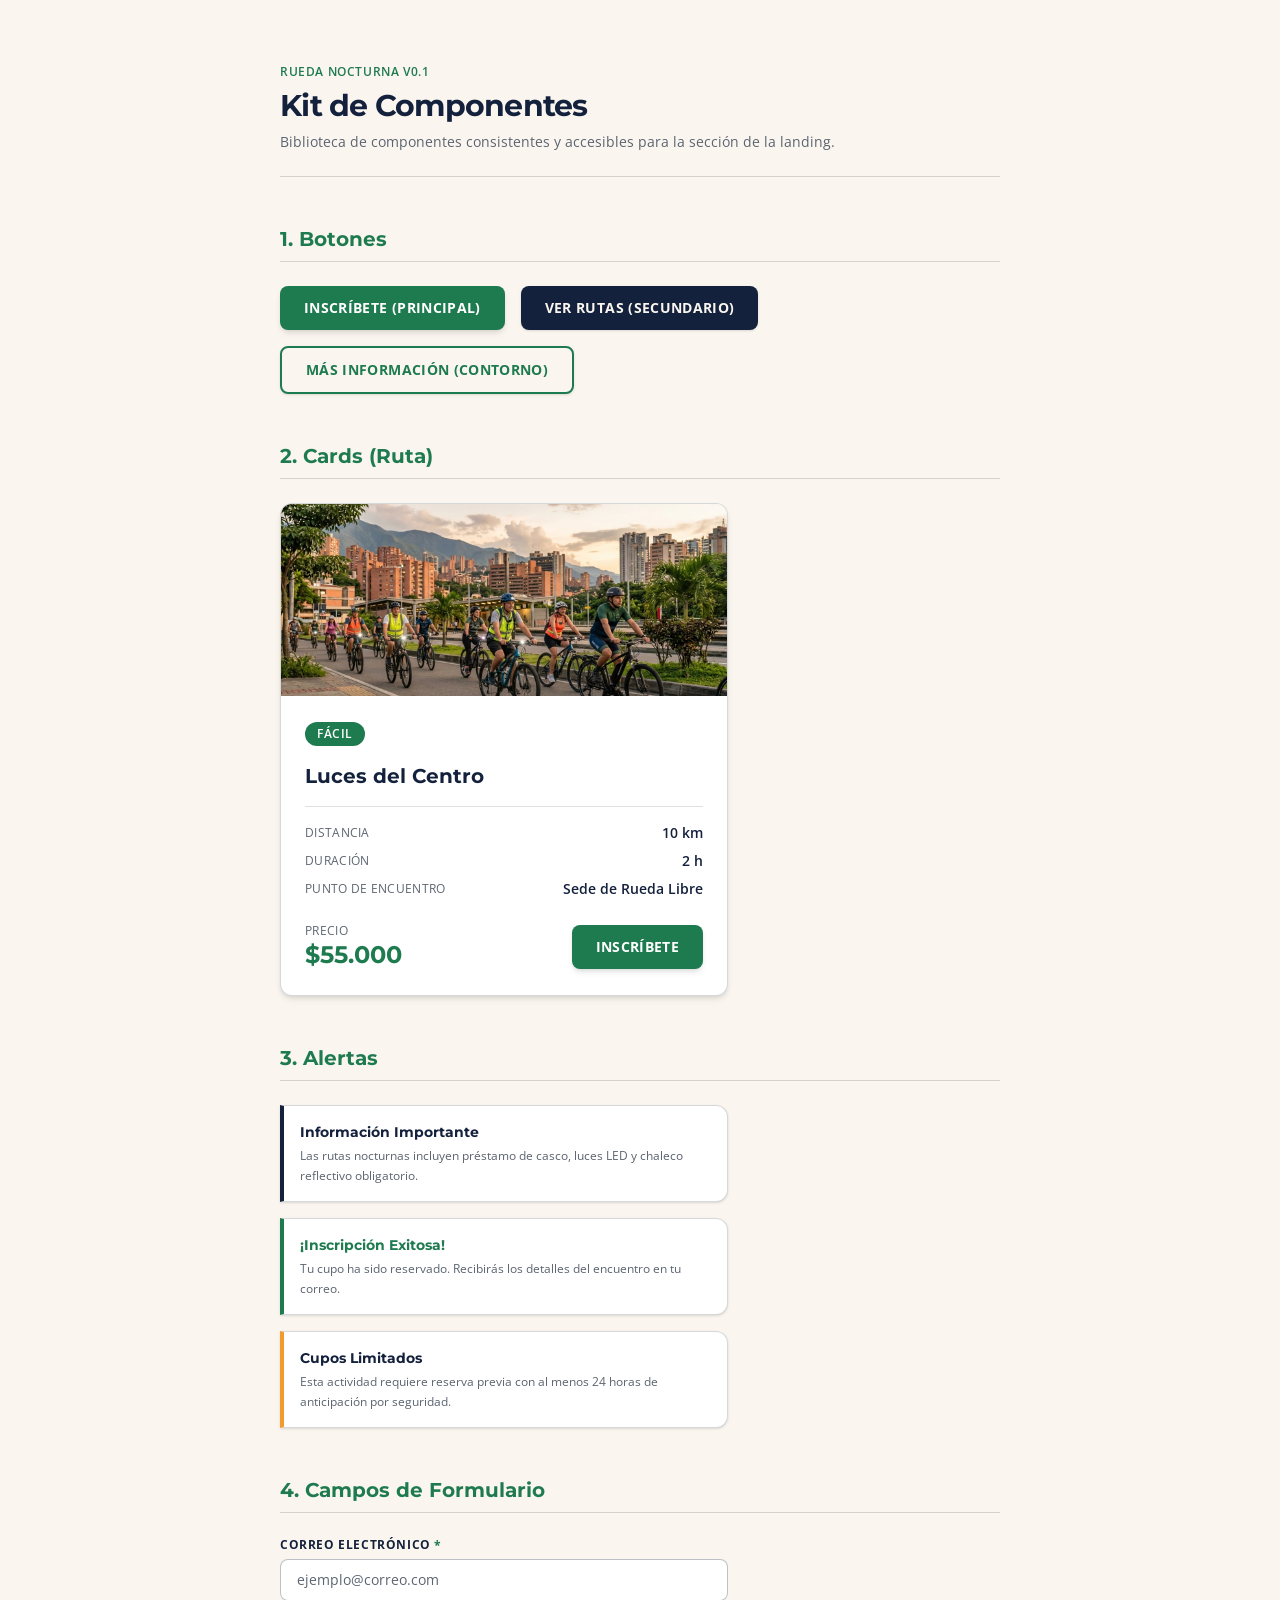
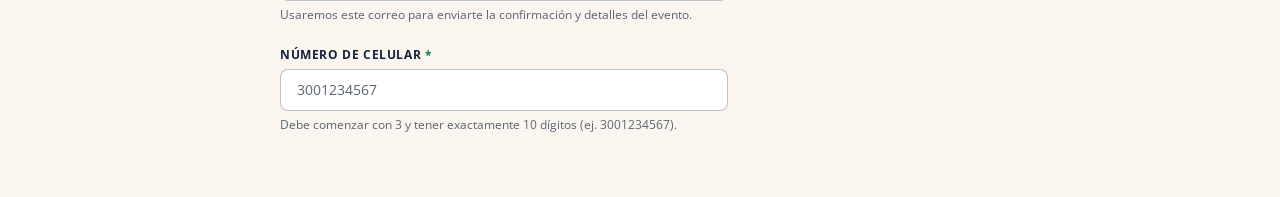
<file: nocturna/componentes.html>
<!DOCTYPE html>
<html lang="es">

<head>
    <meta charset="UTF-8">
    <meta name="viewport" content="width=device-width, initial-scale=1.0">
    <title>Kit de Componentes - Rueda Nocturna</title>
    <link rel="preconnect" href="https://fonts.googleapis.com">
    <link rel="preconnect" href="https://fonts.gstatic.com" crossorigin>
    <link
        href="https://fonts.googleapis.com/css2?family=Montserrat:wght@600;700&family=Open+Sans:wght@400;600&display=swap"
        rel="stylesheet">
    <link href="./src/output.css" rel="stylesheet">
</head>

<body class="bg-crema text-azul dark:bg-azul dark:text-crema font-cuerpo min-h-screen">
    <main class="max-w-3xl mx-auto px-6 py-16 space-y-12">
        <!-- Encabezado de la página -->
        <header class="border-b border-gris/25 dark:border-crema/15 pb-6 space-y-2">
            <p class="text-xs font-semibold uppercase tracking-wider text-verde dark:text-amarillo-farol">Rueda Nocturna
                v0.1</p>
            <h1 class="font-titulos text-3xl font-bold tracking-tight text-azul dark:text-crema">Kit de Componentes</h1>
            <p class="text-sm text-gris dark:text-crema/80">Biblioteca de componentes consistentes y accesibles para la
                sección de la landing.</p>
        </header>

        <!-- 1. Sección Botones -->
        <section class="space-y-6">
            <h2
                class="font-titulos text-xl font-bold text-verde dark:text-amarillo-farol border-b border-gris/25 dark:border-crema/15 pb-2">
                1. Botones</h2>
            <div class="flex flex-wrap gap-4 items-center">
                <!-- Botón principal -->
                <button type="button"
                    class="px-6 py-3 bg-verde text-white text-sm font-bold uppercase tracking-wide rounded-lg shadow-md hover:bg-azul focus:outline-none focus:ring-2 focus:ring-verde focus:ring-offset-2 focus:ring-offset-crema dark:bg-amarillo-farol dark:text-azul dark:hover:bg-naranja dark:focus:ring-amarillo-farol dark:focus:ring-offset-azul">
                    Inscríbete (Principal)
                </button>

                <!-- Botón secundario -->
                <button type="button"
                    class="px-6 py-3 bg-azul text-crema text-sm font-bold uppercase tracking-wide rounded-lg shadow-sm hover:bg-gris focus:outline-none focus:ring-2 focus:ring-azul focus:ring-offset-2 focus:ring-offset-crema dark:bg-white/10 dark:text-crema dark:border dark:border-crema/25 dark:hover:bg-white/20 dark:focus:ring-amarillo-farol dark:focus:ring-offset-azul">
                    Ver rutas (Secundario)
                </button>

                <!-- Botón de contorno -->
                <button type="button"
                    class="px-6 py-3 border-2 border-verde text-verde text-sm font-bold uppercase tracking-wide rounded-lg shadow-sm hover:bg-verde hover:text-white focus:outline-none focus:ring-2 focus:ring-verde focus:ring-offset-2 focus:ring-offset-crema dark:border-amarillo-farol dark:text-amarillo-farol dark:hover:bg-amarillo-farol dark:hover:text-azul dark:focus:ring-amarillo-farol dark:focus:ring-offset-azul">
                    Más información (Contorno)
                </button>
            </div>
        </section>

        <!-- 2. Sección Cards -->
        <section class="space-y-6">
            <h2
                class="font-titulos text-xl font-bold text-verde dark:text-amarillo-farol border-b border-gris/25 dark:border-crema/15 pb-2">
                2. Cards (Ruta)</h2>
            <div>
                <!-- Card 1: Luces del Centro -->
                <article
                    class="w-full max-w-md bg-white border border-gris/25 dark:bg-white/5 dark:border-crema/15 rounded-xl shadow-md overflow-hidden hover:border-verde dark:hover:border-amarillo-farol hover:shadow-xl">
                    <img src="../img/luces-centro.jpg" alt="Recorrido nocturno Luces del Centro en bicicleta"
                        class="w-full h-48 object-cover">
                    <div class="p-6 space-y-4">
                        <span
                            class="inline-block px-3 py-1 text-xs font-semibold uppercase tracking-wider rounded-full bg-verde text-white">
                            Fácil
                        </span>
                        <h3 class="font-titulos text-xl font-bold text-azul dark:text-crema">Luces del Centro</h3>
                        <ul class="space-y-2 border-t border-gris/20 dark:border-crema/15 pt-4">
                            <li class="flex justify-between items-center">
                                <span
                                    class="text-xs uppercase tracking-wide text-gris dark:text-crema/80">Distancia</span>
                                <span class="text-sm font-semibold text-azul dark:text-crema">10 km</span>
                            </li>
                            <li class="flex justify-between items-center">
                                <span
                                    class="text-xs uppercase tracking-wide text-gris dark:text-crema/80">Duración</span>
                                <span class="text-sm font-semibold text-azul dark:text-crema">2 h</span>
                            </li>
                            <li class="flex justify-between items-center">
                                <span class="text-xs uppercase tracking-wide text-gris dark:text-crema/80">Punto de
                                    encuentro</span>
                                <span class="text-sm font-semibold text-azul dark:text-crema">Sede de Rueda Libre</span>
                            </li>
                        </ul>
                        <div class="pt-2 flex items-center justify-between">
                            <div>
                                <span
                                    class="block text-xs uppercase tracking-wide text-gris dark:text-crema/80">Precio</span>
                                <span
                                    class="font-titulos text-2xl font-bold text-verde dark:text-amarillo-farol">$55.000</span>
                            </div>
                            <button type="button"
                                class="px-6 py-3 bg-verde text-white text-sm font-bold uppercase tracking-wide rounded-lg shadow-md hover:bg-azul focus:outline-none focus:ring-2 focus:ring-verde focus:ring-offset-2 focus:ring-offset-white dark:bg-amarillo-farol dark:text-azul dark:hover:bg-naranja dark:focus:ring-amarillo-farol dark:focus:ring-offset-azul">
                                Inscríbete
                            </button>
                        </div>
                    </div>
                </article>
            </div>
        </section>

        <!-- 3. Sección Alertas -->
        <section class="space-y-6">
            <h2
                class="font-titulos text-xl font-bold text-verde dark:text-amarillo-farol border-b border-gris/25 dark:border-crema/15 pb-2">
                3. Alertas</h2>
            <div class="space-y-4 max-w-md">
                <!-- Alerta de Información -->
                <div class="flex p-4 bg-white border border-gris/25 border-l-4 border-l-azul rounded-r-xl shadow-sm dark:bg-white/5 dark:border-crema/15 dark:border-l-amarillo-farol"
                    role="status">
                    <div class="space-y-1">
                        <h4 class="font-titulos text-sm font-bold text-azul dark:text-amarillo-farol">Información
                            Importante</h4>
                        <p class="text-xs text-gris dark:text-crema/85 leading-relaxed">Las rutas nocturnas incluyen
                            préstamo de casco, luces LED y chaleco reflectivo obligatorio.</p>
                    </div>
                </div>

                <!-- Alerta de Éxito (Con rol para lector de pantalla) -->
                <div class="flex p-4 bg-white border border-gris/25 border-l-4 border-l-verde rounded-r-xl shadow-sm dark:bg-white/5 dark:border-crema/15 dark:border-l-verde"
                    role="alert">
                    <div class="space-y-1">
                        <h4 class="font-titulos text-sm font-bold text-verde dark:text-crema">¡Inscripción Exitosa!</h4>
                        <p class="text-xs text-gris dark:text-crema/85 leading-relaxed">Tu cupo ha sido reservado.
                            Recibirás los detalles del encuentro en tu correo.</p>
                    </div>
                </div>

                <!-- Alerta de Advertencia -->
                <div class="flex p-4 bg-white border border-gris/25 border-l-4 border-l-naranja rounded-r-xl shadow-sm dark:bg-white/5 dark:border-crema/15 dark:border-l-naranja"
                    role="status">
                    <div class="space-y-1">
                        <h4 class="font-titulos text-sm font-bold text-azul dark:text-naranja">Cupos Limitados</h4>
                        <p class="text-xs text-gris dark:text-crema/85 leading-relaxed">Esta actividad requiere reserva
                            previa con al menos 24 horas de anticipación por seguridad.</p>
                    </div>
                </div>
            </div>
        </section>

        <!-- 4. Sección Formulario -->
        <section class="space-y-6">
            <h2
                class="font-titulos text-xl font-bold text-verde dark:text-amarillo-farol border-b border-gris/25 dark:border-crema/15 pb-2">
                4. Campos de Formulario</h2>
            <form class="space-y-6 max-w-md" onsubmit="return false;">
                <!-- Campo Correo -->
                <div class="space-y-1.5">
                    <label for="email"
                        class="block text-xs font-bold uppercase tracking-wider text-azul dark:text-crema">
                        Correo electrónico <span class="text-verde dark:text-amarillo-farol">*</span>
                    </label>
                    <input type="email" id="email" name="email" required placeholder="ejemplo@correo.com"
                        class="w-full px-4 py-2.5 bg-white border border-gris/40 rounded-lg text-sm text-azul placeholder-gris focus:outline-none focus:border-verde focus:ring-1 focus:ring-verde dark:bg-azul dark:border-crema/30 dark:text-crema dark:placeholder-crema/60 dark:focus:border-amarillo-farol dark:focus:ring-amarillo-farol">
                    <p class="text-xs text-gris dark:text-crema/80">Usaremos este correo para enviarte la confirmación y
                        detalles del evento.</p>
                </div>

                <!-- Campo Celular -->
                <div class="space-y-1.5">
                    <label for="celular"
                        class="block text-xs font-bold uppercase tracking-wider text-azul dark:text-crema">
                        Número de celular <span class="text-verde dark:text-amarillo-farol">*</span>
                    </label>
                    <input type="tel" id="celular" name="celular" required pattern="3[0-9]{9}" placeholder="3001234567"
                        class="w-full px-4 py-2.5 bg-white border border-gris/40 rounded-lg text-sm text-azul placeholder-gris focus:outline-none focus:border-verde focus:ring-1 focus:ring-verde dark:bg-azul dark:border-crema/30 dark:text-crema dark:placeholder-crema/60 dark:focus:border-amarillo-farol dark:focus:ring-amarillo-farol">
                    <p class="text-xs text-gris dark:text-crema/80">Debe comenzar con 3 y tener exactamente 10 dígitos
                        (ej. 3001234567).</p>
                </div>
            </form>
        </section>
    </main>
</body>

</html>
</file>
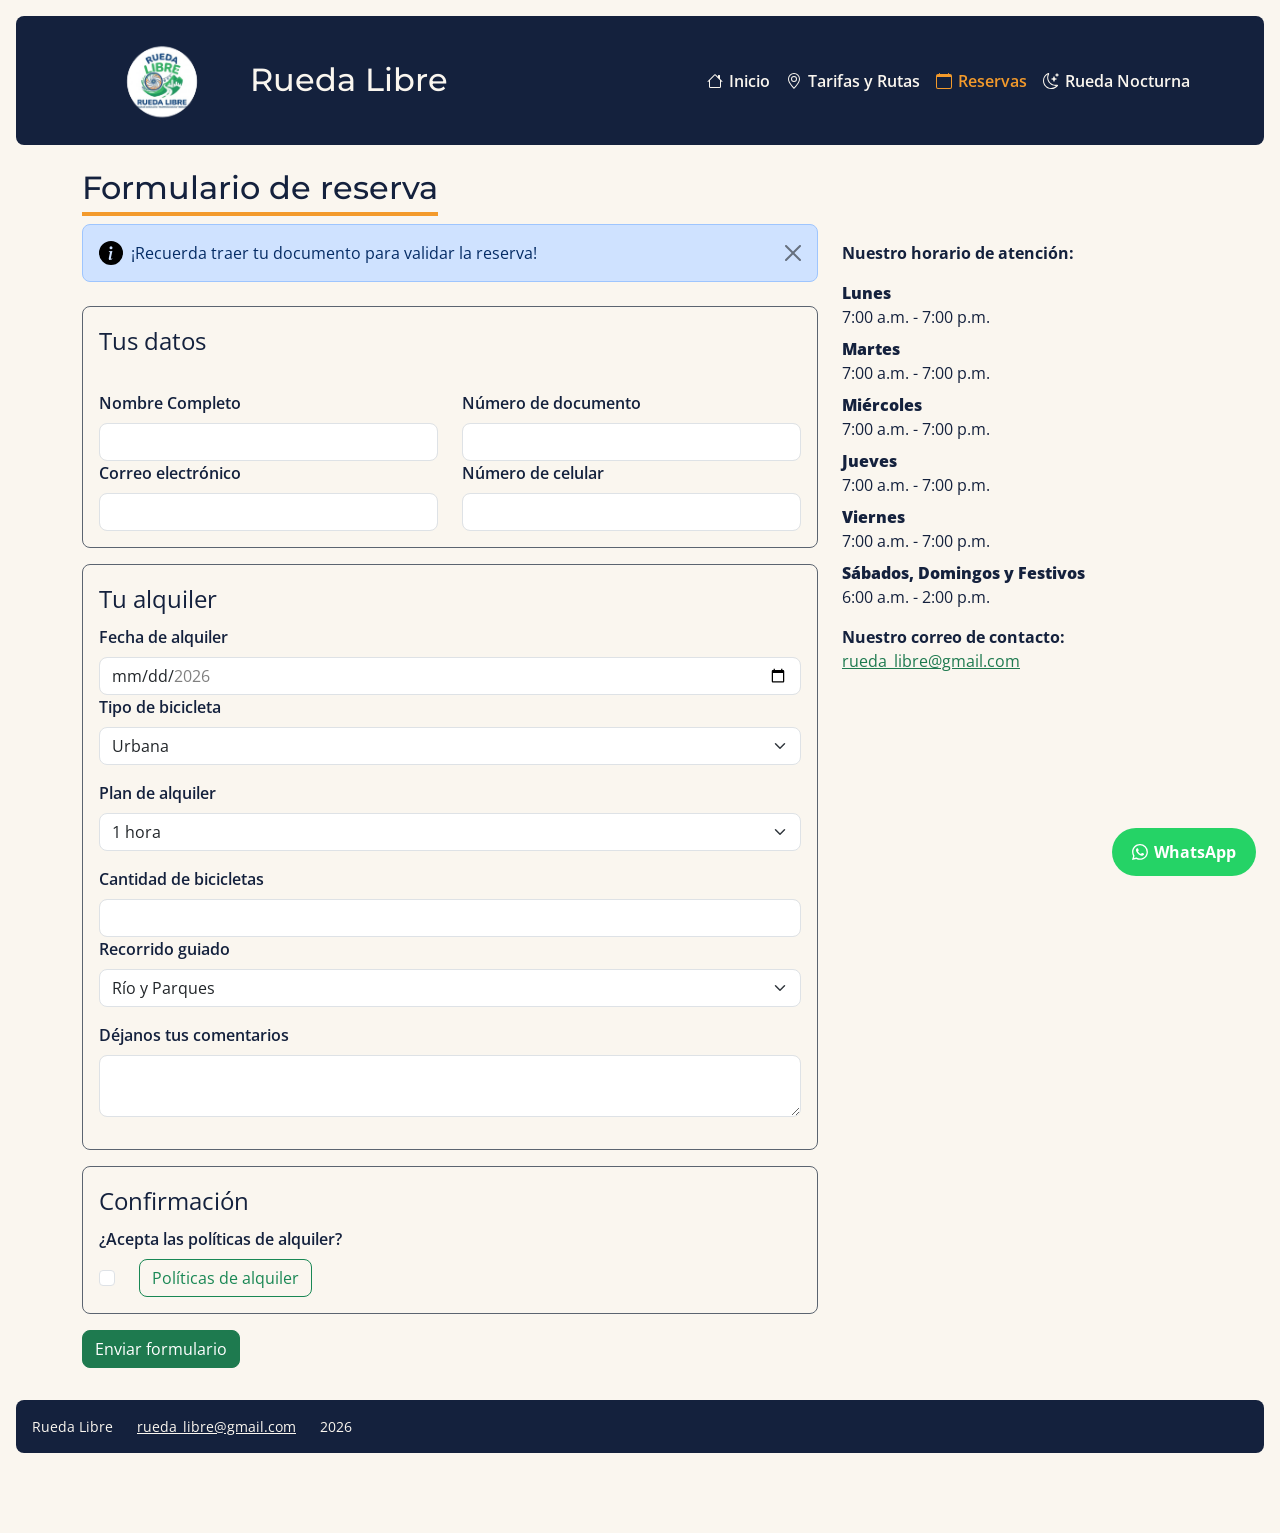
<file: paginas/reservas.html>
<!doctype html>
<html lang="es">

<head>
    <meta charset="UTF-8" />
    <meta name="viewport" content="width=device-width, initial-scale=1.0" />
    <title>Rueda Libre | Reservas</title>
    <link rel="preconnect" href="https://fonts.googleapis.com" />
    <link rel="preconnect" href="https://fonts.gstatic.com" crossorigin />
    <link href="https://fonts.googleapis.com/css2?family=Montserrat:wght@700&family=Open+Sans:wght@400;600&display=swap"
        rel="stylesheet" />
    <link href="https://cdn.jsdelivr.net/npm/bootstrap@5.3.8/dist/css/bootstrap.min.css" rel="stylesheet"
        integrity="sha384-sRIl4kxILFvY47J16cr9ZwB07vP4J8+LH7qKQnuqkuIAvNWLzeN8tE5YBujZqJLB" crossorigin="anonymous" />
    <link rel="stylesheet" href="https://cdn.jsdelivr.net/npm/bootstrap-icons@1.13.2/font/bootstrap-icons.min.css" />
    <link rel="stylesheet" href="../css/style.css" />
</head>

<body>
    <header class="encabezado-marca">
        <nav class="navbar navbar-expand-lg">
            <div class="container">
                <a class="navbar-brand d-flex align-items-center gap-2" href="../index.html">
                    <img src="../img/rueda-libre.png" alt="Logo Rueda Libre" width="160" height="160" />
                    <h1>Rueda Libre</h1>
                </a>
                <button id="boton-menu" class="navbar-toggler" type="button" data-bs-toggle="collapse"
                    data-bs-target="#navbarNav" aria-controls="navbarNav" aria-expanded="false"
                    aria-label="Alternar navegación">
                    <span class="navbar-toggler-icon"></span>
                </button>
                <div class="collapse navbar-collapse" id="navbarNav">
                    <ul class="navbar-nav ms-auto">
                        <li class="nav-item">
                            <a href="../index.html" class="icon-link nav-link">
                                <svg xmlns="http://www.w3.org/2000/svg" width="16" height="16" fill="currentColor"
                                    class="bi bi-house" viewBox="0 0 16 16">
                                    <path
                                        d="M8.707 1.5a1 1 0 0 0-1.414 0L.646 8.146a.5.5 0 0 0 .708.708L2 8.207V13.5A1.5 1.5 0 0 0 3.5 15h9a1.5 1.5 0 0 0 1.5-1.5V8.207l.646.647a.5.5 0 0 0 .708-.708L13 5.793V2.5a.5.5 0 0 0-.5-.5h-1a.5.5 0 0 0-.5.5v1.293zM13 7.207V13.5a.5.5 0 0 1-.5.5h-9a.5.5 0 0 1-.5-.5V7.207l5-5z" />
                                </svg>
                                Inicio
                            </a>
                        </li>
                        <li class="nav-item">
                            <a href="tarifas.html" class="icon-link nav-link">
                                <svg xmlns="http://www.w3.org/2000/svg" width="16" height="16" fill="currentColor"
                                    class="bi bi-geo-alt" viewBox="0 0 16 16">
                                    <path
                                        d="M12.166 8.94c-.524 1.062-1.234 2.12-1.96 3.07A32 32 0 0 1 8 14.58a32 32 0 0 1-2.206-2.57c-.726-.95-1.436-2.008-1.96-3.07C3.304 7.867 3 6.862 3 6a5 5 0 0 1 10 0c0 .862-.305 1.867-.834 2.94M8 16s6-5.686 6-10A6 6 0 0 0 2 6c0 4.314 6 10 6 10" />
                                    <path d="M8 8a2 2 0 1 1 0-4 2 2 0 0 1 0 4m0 1a3 3 0 1 0 0-6 3 3 0 0 0 0 6" />
                                </svg>Tarifas y Rutas
                            </a>
                        </li>
                        <li class="nav-item">
                            <a href="reservas.html" aria-current="page" class="icon-link nav-link active">
                                <svg xmlns="http://www.w3.org/2000/svg" width="16" height="16" fill="currentColor"
                                    class="bi bi-calendar" viewBox="0 0 16 16">
                                    <path
                                        d="M3.5 0a.5.5 0 0 1 .5.5V1h8V.5a.5.5 0 0 1 1 0V1h1a2 2 0 0 1 2 2v11a2 2 0 0 1-2 2H2a2 2 0 0 1-2-2V3a2 2 0 0 1 2-2h1V.5a.5.5 0 0 1 .5-.5M1 4v10a1 1 0 0 0 1 1h12a1 1 0 0 0 1-1V4z" />
                                </svg>Reservas
                            </a>
                        </li>
                        <li class="nav-item">
                            <a href="../nocturna/index.html" class="icon-link nav-link">
                                <svg xmlns="http://www.w3.org/2000/svg" width="16" height="16" fill="currentColor"
                                    class="bi bi-moon-stars" aria-hidden="true" viewBox="0 0 16 16">
                                    <path
                                        d="M6 .278a.77.77 0 0 1 .08.858 7.2 7.2 0 0 0-.878 3.46c0 4.021 3.278 7.277 7.318 7.277q.792-.001 1.533-.16a.79.79 0 0 1 .81.316.73.73 0 0 1-.031.893A8.35 8.35 0 0 1 8.344 16C3.734 16 0 12.286 0 7.71 0 4.266 2.114 1.312 5.124.06A.75.75 0 0 1 6 .278M4.858 1.311A7.27 7.27 0 0 0 1.025 7.71c0 4.02 3.279 7.276 7.319 7.276a7.32 7.32 0 0 0 5.205-2.162q-.506.063-1.029.063c-4.61 0-8.343-3.714-8.343-8.29 0-1.167.242-2.278.681-3.286" />
                                    <path
                                        d="M10.794 3.148a.217.217 0 0 1 .412 0l.387 1.162c.173.518.579.924 1.097 1.097l1.162.387a.217.217 0 0 1 0 .412l-1.162.387a1.73 1.73 0 0 0-1.097 1.097l-.387 1.162a.217.217 0 0 1-.412 0l-.387-1.162A1.73 1.73 0 0 0 9.31 6.593l-1.162-.387a.217.217 0 0 1 0-.412l1.162-.387a1.73 1.73 0 0 0 1.097-1.097zM13.863.099a.145.145 0 0 1 .274 0l.258.774c.115.346.386.617.732.732l.774.258a.145.145 0 0 1 0 .274l-.774.258a1.16 1.16 0 0 0-.732.732l-.258.774a.145.145 0 0 1-.274 0l-.258-.774a1.16 1.16 0 0 0-.732-.732l-.774-.258a.145.145 0 0 1 0-.274l.774-.258c.346-.115.617-.386.732-.732z" />
                                </svg>
                                Rueda Nocturna
                            </a>
                        </li>
                    </ul>
                </div>
            </div>
        </nav>
    </header>
    <main class="container mt-4">
        <div class="row g-4">
            <div class="col-12 col-md-4 mt-md-5 pt-md-5">
                <aside>
                    <p><strong>Nuestro horario de atención:</strong></p>
                    <dl>
                        <dt><strong>Lunes</strong></dt>
                        <dd>7:00 a.m. - 7:00 p.m.</dd>
                        <dt><strong>Martes</strong></dt>
                        <dd>7:00 a.m. - 7:00 p.m.</dd>
                        <dt><strong>Miércoles</strong></dt>
                        <dd>7:00 a.m. - 7:00 p.m.</dd>
                        <dt><strong>Jueves</strong></dt>
                        <dd>7:00 a.m. - 7:00 p.m.</dd>
                        <dt><strong>Viernes</strong></dt>
                        <dd>7:00 a.m. - 7:00 p.m.</dd>
                        <dt><strong>Sábados, Domingos y Festivos</strong></dt>
                        <dd>6:00 a.m. - 2:00 p.m.</dd>
                    </dl>
                </aside>
                <p>
                    <strong>Nuestro correo de contacto: </strong>
                    <a href="mailto:rueda_libre@gmail.com">rueda_libre@gmail.com</a>
                </p>
            </div>
            <div class="col-12 col-md-8" id="contenedor-formulario">
                <section>
                    <h2 class="titulo-subrayado">Formulario de reserva</h2>
                    <svg xmlns="http://www.w3.org/2000/svg" class="d-none">
                        <symbol id="info-fill" viewBox="0 0 16 16">
                            <path
                                d="M8 16A8 8 0 1 0 8 0a8 8 0 0 0 0 16zm.93-9.412-1 4.705c-.07.34.029.533.304.533.194 0 .487-.07.686-.246l-.088.416c-.287.346-.92.598-1.465.598-.703 0-1.002-.422-.808-1.319l.738-3.468c.064-.293.006-.399-.287-.47l-.451-.081.082-.381 2.29-.287zM8 5.5a1 1 0 1 1 0-2 1 1 0 0 1 0 2z" />
                        </symbol>
                    </svg>
                    <div class="alert alert-primary d-flex align-items-center alert-dismissible fade show" role="alert">
                        <svg class="bi flex-shrink-0 me-2" width="24" height="24" role="img" aria-label="Info:">
                            <use xlink:href="#info-fill" />
                        </svg>
                        <div>¡Recuerda traer tu documento para validar la reserva!</div>
                        <div>
                            <button type="button" class="btn-close my-0" data-bs-dismiss="alert"
                                aria-label="Close"></button>
                        </div>
                    </div>
                    <form action="reservas.html" method="get" class="mt-4 needs-validation" novalidate>
                        <fieldset>
                            <legend>Tus datos</legend>
                            <div class="row g-4">
                                <div class="col-12 col-md-6">
                                    <label class="form-label" for="nombre">Nombre Completo</label>
                                    <input type="text" class="form-control" id="nombre" name="nombre" minlength="3"
                                        required />
                                    <div class="invalid-feedback">
                                        Por favor, ingresa tu nombre completo.
                                    </div>
                                </div>
                                <div class="col-12 col-md-6">
                                    <label class="form-label" for="documento">Número de documento</label>
                                    <input type="text" class="form-control" id="documento" name="documento"
                                        pattern="[0-9]{6,10}" required />
                                    <div class="invalid-feedback">
                                        Por favor, ingresa un número válido.
                                    </div>
                                </div>
                            </div>
                            <div class="row g-4">
                                <div class="col-12 col-md-6">
                                    <label class="form-label" for="email">Correo electrónico</label>
                                    <input type="email" class="form-control" id="email" name="email" required />
                                    <div class="invalid-feedback">
                                        Por favor, ingresa un correo válido.
                                    </div>
                                </div>
                                <div class="col-12 col-md-6">
                                    <label class="form-label" for="celular">Número de celular</label>
                                    <input type="tel" class="form-control" id="celular" name="celular"
                                        pattern="3[0-9]{9}" required />
                                    <div class="invalid-feedback">
                                        Por favor, ingresa un número válido.
                                    </div>
                                </div>
                            </div>
                        </fieldset>
                        <fieldset>
                            <legend>Tu alquiler</legend>
                            <div>
                                <label class="form-label" for="fecha_alquiler">Fecha de alquiler</label>
                                <input type="date" class="form-control" id="fecha_alquiler" name="fecha_alquiler"
                                    min="2026-11-01" max="2026-12-31" required />
                                <div class="invalid-feedback">
                                    Por favor, ingresa una fecha válida.
                                </div>
                            </div>
                            <div>
                                <label class="form-label" for="tipo_bicicleta">Tipo de bicicleta</label>
                                <select name="tipo_bicicleta" class="form-select" id="tipo_bicicleta" required>
                                    <option value="urbana">Urbana</option>
                                    <option value="montaña">Montaña</option>
                                    <option value="electrica">Eléctrica</option>
                                </select>
                                <div class="invalid-feedback">
                                    Por favor, selecciona un tipo de bicicleta.
                                </div>
                            </div>
                            <div>
                                <label class="form-label" for="plan">Plan de alquiler</label>
                                <select name="plan_ruta" class="form-select" id="plan" required>
                                    <option value="1_hora">1 hora</option>
                                    <option value="medio_dia">Medio día</option>
                                    <option value="dia_completo">Día completo</option>
                                </select>
                                <div class="invalid-feedback">
                                    Por favor, selecciona un plan de alquiler.
                                </div>
                            </div>
                            <div>
                                <label class="form-label" for="cantidad_bicicletas">Cantidad de bicicletas</label>
                                <input type="number" class="form-control" id="cantidad_bicicletas"
                                    name="cantidad_bicicletas" min="1" max="6" required />
                                <div class="invalid-feedback">
                                    Por favor, ingresa un cantidad válida.
                                </div>
                            </div>
                            <div>
                                <label class="form-label" for="recorrido_guiado">Recorrido guiado</label>
                                <select name="recorrido_guiado" class="form-select" id="recorrido_guiado">
                                    <option value="rio_parques">Río y Parques</option>
                                    <option value="sabores_barrio">Sabores de Barrio</option>
                                    <option value="reto_palmas">Reto las Palmas</option>
                                    <option value="ninguno">Ninguno</option>
                                </select>
                            </div>
                            <div>
                                <label class="form-label" for="comentarios">Déjanos tus comentarios</label>
                                <textarea name="comentarios" class="form-control" id="comentarios"
                                    maxlength="300"></textarea>
                            </div>
                        </fieldset>
                        <fieldset>
                            <legend>Confirmación</legend>
                            <div>
                                <label class="form-label form-check-label" for="politicas_alquiler">¿Acepta las
                                    políticas de alquiler?</label>
                                <div class="d-flex gap-4 align-items-center">
                                    <div>
                                        <input type="checkbox" class="form-check-input" id="politicas_alquiler"
                                            name="politicas_alquiler" required />
                                        <div class="invalid-feedback">
                                            Debes aceptar nuestras políticas para continuar.
                                        </div>
                                    </div>
                                    <div>
                                        <button type="button" class="btn btn-outline-success" data-bs-toggle="modal"
                                            data-bs-target="#exampleModal">
                                            Políticas de alquiler
                                        </button>
                                    </div>
                                </div>
                            </div>
                        </fieldset>
                        <div>
                            <button type="submit" class="btn btn-primary">
                                Enviar formulario
                            </button>
                        </div>
                    </form>
                </section>
            </div>
        </div>

        <!-- Modal -->
        <div class="modal fade" id="exampleModal" tabindex="-1" aria-labelledby="exampleModalLabel" aria-hidden="true">
            <div class="modal-dialog modal-dialog-scrollable">
                <div class="modal-content">
                    <div class="modal-header">
                        <h1 class="modal-title fs-5" id="exampleModalLabel">
                            Políticas de alquiler
                        </h1>
                        <button type="button" class="btn-close" data-bs-dismiss="modal" aria-label="Close"></button>
                    </div>
                    <div class="modal-body">
                        <p>
                            1. Presenta tu documento de identidad original al recoger la
                            bicicleta.
                        </p>
                        <p>2. Revisa la bicicleta con el asesor antes de salir.</p>
                        <p>
                            3. Cada 15 minutos de retraso en la devolución tienen un recargo
                            de $5.000.
                        </p>
                        <p>
                            4. Los daños por mal uso se cobran según el costo de la
                            reparación.
                        </p>
                        <p>
                            5. Los menores de edad deben estar acompañados por un adulto
                            responsable.
                        </p>
                    </div>
                    <div class="modal-footer">
                        <button type="button" class="btn btn-primary" data-bs-dismiss="modal">
                            Cerrar
                        </button>
                    </div>
                </div>
            </div>
        </div>
    </main>
    <footer class="pie-marca">
        Rueda Libre
        <a href="mailto:rueda_libre@gmail.com">rueda_libre@gmail.com</a>
        2026
    </footer>

    <a href="https://wa.me/573000000000" target="_blank" class="icon-link boton-whatsapp"
        aria-label="Contactar por WhatsApp">
        <svg xmlns="http://www.w3.org/2000/svg" width="16" height="16" fill="currentColor" class="bi bi-whatsapp"
            viewBox="0 0 16 16">
            <path
                d="M13.601 2.326A7.85 7.85 0 0 0 7.994 0C3.627 0 .068 3.558.064 7.926c0 1.399.366 2.76 1.057 3.965L0 16l4.204-1.102a7.9 7.9 0 0 0 3.79.965h.004c4.368 0 7.926-3.558 7.93-7.93A7.9 7.9 0 0 0 13.6 2.326zM7.994 14.521a6.6 6.6 0 0 1-3.356-.92l-.24-.144-2.494.654.666-2.433-.156-.251a6.56 6.56 0 0 1-1.007-3.505c0-3.626 2.957-6.584 6.591-6.584a6.56 6.56 0 0 1 4.66 1.931 6.56 6.56 0 0 1 1.928 4.66c-.004 3.639-2.961 6.592-6.592 6.592m3.615-4.934c-.197-.099-1.17-.578-1.353-.646-.182-.065-.315-.099-.445.099-.133.197-.513.646-.627.775-.114.133-.232.148-.43.05-.197-.1-.836-.308-1.592-.985-.59-.525-.985-1.175-1.103-1.372-.114-.198-.011-.304.088-.403.087-.088.197-.232.296-.346.1-.114.133-.198.198-.33.065-.134.034-.248-.015-.347-.05-.099-.445-1.076-.612-1.47-.16-.389-.323-.335-.445-.34-.114-.007-.247-.007-.38-.007a.73.73 0 0 0-.529.247c-.182.198-.691.677-.691 1.654s.71 1.916.81 2.049c.098.133 1.394 2.132 3.383 2.992.47.205.84.326 1.129.418.475.152.904.129 1.246.08.38-.058 1.171-.48 1.338-.943.164-.464.164-.86.114-.943-.049-.084-.182-.133-.38-.232" />
        </svg>
        WhatsApp
    </a>

    <script src="https://cdn.jsdelivr.net/npm/bootstrap@5.3.8/dist/js/bootstrap.bundle.min.js"
        integrity="sha384-FKyoEForCGlyvwx9Hj09JcYn3nv7wiPVlz7YYwJrWVcXK/BmnVDxM+D2scQbITxI"
        crossorigin="anonymous"></script>
    <script>
        (() => {
            "use strict";
            const forms = document.querySelectorAll(".needs-validation");

            forms.forEach((form) => {
                form.addEventListener(
                    "submit",
                    (event) => {
                        if (!form.checkValidity()) {
                            event.preventDefault(); // evita el envío
                            event.stopPropagation();
                        }
                        form.classList.add("was-validated"); // muestra los mensajes invalid-feedback
                    },
                    false,
                );
            });
        })();
    </script>
</body>

</html>
</file>
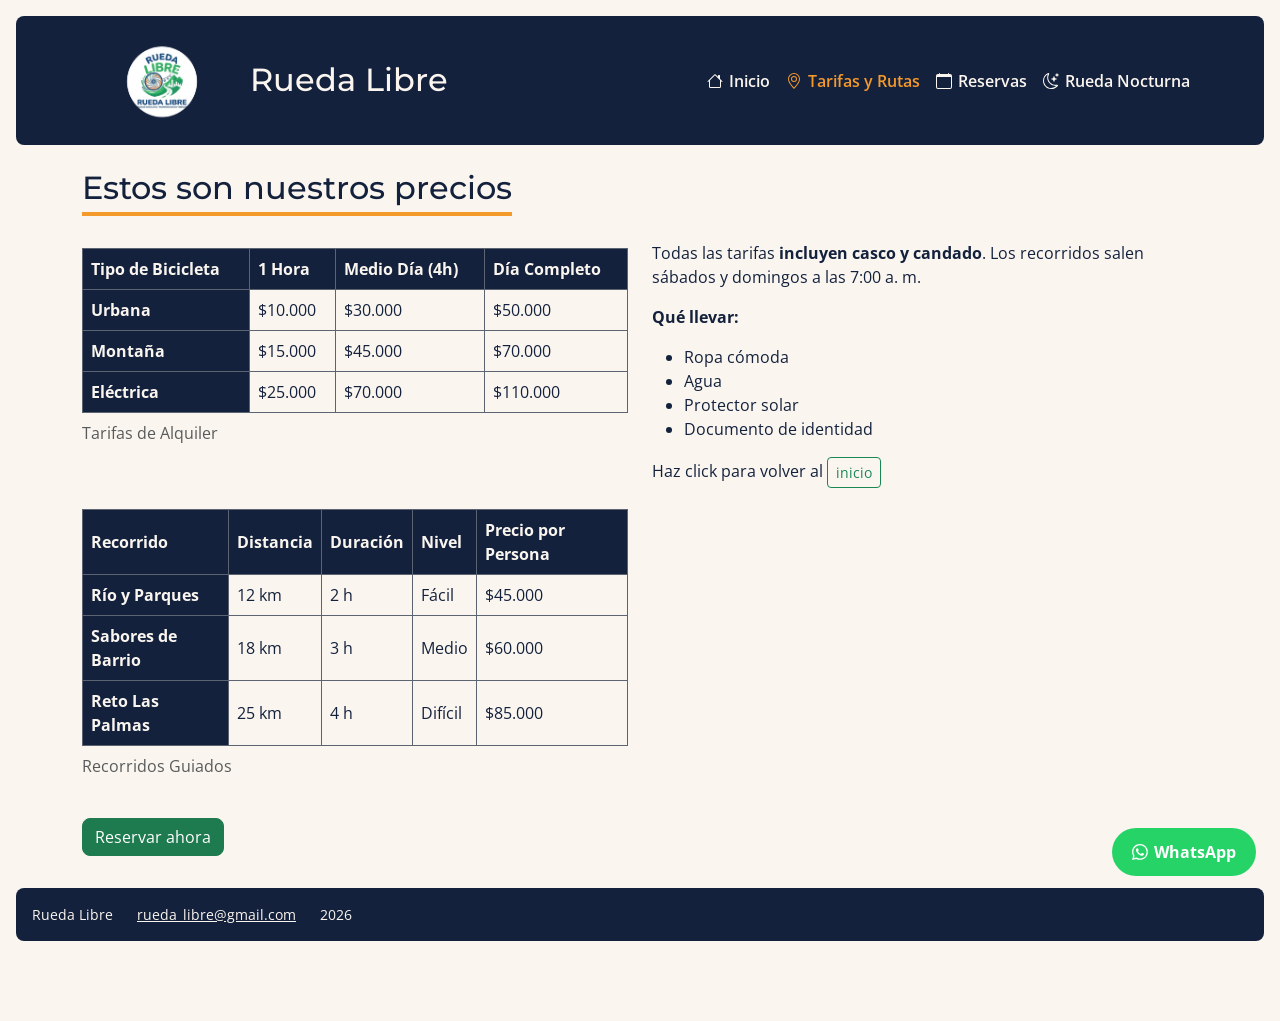
<file: paginas/tarifas.html>
<!DOCTYPE html>
<html lang="es">

<head>
    <meta charset="UTF-8">
    <meta name="viewport" content="width=device-width, initial-scale=1.0">
    <title>Rueda Libre | Tarifas y Rutas</title>
    <link rel="preconnect" href="https://fonts.googleapis.com">
    <link rel="preconnect" href="https://fonts.gstatic.com" crossorigin>
    <link href="https://fonts.googleapis.com/css2?family=Montserrat:wght@700&family=Open+Sans:wght@400;600&display=swap"
        rel="stylesheet">
    <link href="https://cdn.jsdelivr.net/npm/bootstrap@5.3.8/dist/css/bootstrap.min.css" rel="stylesheet"
        integrity="sha384-sRIl4kxILFvY47J16cr9ZwB07vP4J8+LH7qKQnuqkuIAvNWLzeN8tE5YBujZqJLB" crossorigin="anonymous">
    <link rel="stylesheet" href="https://cdn.jsdelivr.net/npm/bootstrap-icons@1.13.2/font/bootstrap-icons.min.css">
    <link rel="stylesheet" href="../css/style.css">
</head>

<body>
    <header class="encabezado-marca">
        <nav class="navbar navbar-expand-lg">
            <div class="container">
                <a class="navbar-brand d-flex align-items-center gap-2" href="../index.html">
                    <img src="../img/rueda-libre.png" alt="Logo Rueda Libre" width="160" height="160" />
                    <h1>Rueda Libre</h1>
                </a>
                <button id="boton-menu" class="navbar-toggler" type="button" data-bs-toggle="collapse"
                    data-bs-target="#navbarNav" aria-controls="navbarNav" aria-expanded="false"
                    aria-label="Alternar navegación">
                    <span class="navbar-toggler-icon"></span>
                </button>
                <div class="collapse navbar-collapse" id="navbarNav">
                    <ul class="navbar-nav ms-auto">
                        <li class="nav-item">
                            <a href="../index.html" class="icon-link nav-link">
                                <svg xmlns="http://www.w3.org/2000/svg" width="16" height="16" fill="currentColor"
                                    class="bi bi-house" viewBox="0 0 16 16">
                                    <path
                                        d="M8.707 1.5a1 1 0 0 0-1.414 0L.646 8.146a.5.5 0 0 0 .708.708L2 8.207V13.5A1.5 1.5 0 0 0 3.5 15h9a1.5 1.5 0 0 0 1.5-1.5V8.207l.646.647a.5.5 0 0 0 .708-.708L13 5.793V2.5a.5.5 0 0 0-.5-.5h-1a.5.5 0 0 0-.5.5v1.293zM13 7.207V13.5a.5.5 0 0 1-.5.5h-9a.5.5 0 0 1-.5-.5V7.207l5-5z" />
                                </svg>
                                Inicio
                            </a>
                        </li>
                        <li class="nav-item">
                            <a href="tarifas.html" aria-current="page" class="icon-link nav-link active">
                                <svg xmlns="http://www.w3.org/2000/svg" width="16" height="16" fill="currentColor"
                                    class="bi bi-geo-alt" viewBox="0 0 16 16">
                                    <path
                                        d="M12.166 8.94c-.524 1.062-1.234 2.12-1.96 3.07A32 32 0 0 1 8 14.58a32 32 0 0 1-2.206-2.57c-.726-.95-1.436-2.008-1.96-3.07C3.304 7.867 3 6.862 3 6a5 5 0 0 1 10 0c0 .862-.305 1.867-.834 2.94M8 16s6-5.686 6-10A6 6 0 0 0 2 6c0 4.314 6 10 6 10" />
                                    <path d="M8 8a2 2 0 1 1 0-4 2 2 0 0 1 0 4m0 1a3 3 0 1 0 0-6 3 3 0 0 0 0 6" />
                                </svg>Tarifas y Rutas
                            </a>
                        </li>
                        <li class="nav-item">
                            <a href="reservas.html" class="icon-link nav-link">
                                <svg xmlns="http://www.w3.org/2000/svg" width="16" height="16" fill="currentColor"
                                    class="bi bi-calendar" viewBox="0 0 16 16">
                                    <path
                                        d="M3.5 0a.5.5 0 0 1 .5.5V1h8V.5a.5.5 0 0 1 1 0V1h1a2 2 0 0 1 2 2v11a2 2 0 0 1-2 2H2a2 2 0 0 1-2-2V3a2 2 0 0 1 2-2h1V.5a.5.5 0 0 1 .5-.5M1 4v10a1 1 0 0 0 1 1h12a1 1 0 0 0 1-1V4z" />
                                </svg>Reservas
                            </a>
                        </li>
                        <li class="nav-item">
                            <a href="../nocturna/index.html" class="icon-link nav-link">
                                <svg xmlns="http://www.w3.org/2000/svg" width="16" height="16" fill="currentColor"
                                    class="bi bi-moon-stars" aria-hidden="true" viewBox="0 0 16 16">
                                    <path
                                        d="M6 .278a.77.77 0 0 1 .08.858 7.2 7.2 0 0 0-.878 3.46c0 4.021 3.278 7.277 7.318 7.277q.792-.001 1.533-.16a.79.79 0 0 1 .81.316.73.73 0 0 1-.031.893A8.35 8.35 0 0 1 8.344 16C3.734 16 0 12.286 0 7.71 0 4.266 2.114 1.312 5.124.06A.75.75 0 0 1 6 .278M4.858 1.311A7.27 7.27 0 0 0 1.025 7.71c0 4.02 3.279 7.276 7.319 7.276a7.32 7.32 0 0 0 5.205-2.162q-.506.063-1.029.063c-4.61 0-8.343-3.714-8.343-8.29 0-1.167.242-2.278.681-3.286" />
                                    <path
                                        d="M10.794 3.148a.217.217 0 0 1 .412 0l.387 1.162c.173.518.579.924 1.097 1.097l1.162.387a.217.217 0 0 1 0 .412l-1.162.387a1.73 1.73 0 0 0-1.097 1.097l-.387 1.162a.217.217 0 0 1-.412 0l-.387-1.162A1.73 1.73 0 0 0 9.31 6.593l-1.162-.387a.217.217 0 0 1 0-.412l1.162-.387a1.73 1.73 0 0 0 1.097-1.097zM13.863.099a.145.145 0 0 1 .274 0l.258.774c.115.346.386.617.732.732l.774.258a.145.145 0 0 1 0 .274l-.774.258a1.16 1.16 0 0 0-.732.732l-.258.774a.145.145 0 0 1-.274 0l-.258-.774a1.16 1.16 0 0 0-.732-.732l-.774-.258a.145.145 0 0 1 0-.274l.774-.258c.346-.115.617-.386.732-.732z" />
                                </svg>
                                Rueda Nocturna
                            </a>
                        </li>
                    </ul>
                </div>
            </div>
        </nav>
    </header>
    <div class="container mt-4">
        <div class="row g-4">
            <div class="col-lg-6">
                <main>
                    <h2 class="titulo-subrayado">Estos son nuestros precios</h2>
                    <section class="py-4">
                        <div class="table-responsive">
                            <table>
                                <caption>Tarifas de Alquiler</caption>
                                <thead>
                                    <tr>
                                        <th scope="col">Tipo de Bicicleta</th>
                                        <th scope="col">1 Hora</th>
                                        <th scope="col">Medio Día (4h)</th>
                                        <th scope="col">Día Completo</th>
                                    </tr>
                                </thead>
                                <tbody>
                                    <tr>
                                        <th scope="row">Urbana</th>
                                        <td>$10.000</td>
                                        <td>$30.000</td>
                                        <td>$50.000</td>
                                    </tr>
                                    <tr>
                                        <th scope="row">Montaña</th>
                                        <td>$15.000</td>
                                        <td>$45.000</td>
                                        <td>$70.000</td>
                                    </tr>
                                    <tr>
                                        <th scope="row">Eléctrica</th>
                                        <td>$25.000</td>
                                        <td>$70.000</td>
                                        <td>$110.000</td>
                                    </tr>
                                </tbody>
                            </table>
                        </div>
                    </section>
                    <section id="recorridos_guiados">
                        <div class="table-responsive">
                            <table>
                                <caption>Recorridos Guiados</caption>
                                <thead>
                                    <tr>
                                        <th scope="col">Recorrido</th>
                                        <th scope="col">Distancia</th>
                                        <th scope="col">Duración</th>
                                        <th scope="col">Nivel</th>
                                        <th scope="col">Precio por Persona</th>
                                    </tr>
                                </thead>
                                <tbody>
                                    <tr>
                                        <th scope="row">Río y Parques</th>
                                        <td>12 km</td>
                                        <td>2 h</td>
                                        <td>Fácil</td>
                                        <td>$45.000</td>
                                    </tr>
                                    <tr>
                                        <th scope="row">Sabores de Barrio</th>
                                        <td>18 km</td>
                                        <td>3 h</td>
                                        <td>Medio</td>
                                        <td>$60.000</td>
                                    </tr>
                                    <tr>
                                        <th scope="row">Reto Las Palmas</th>
                                        <td>25 km</td>
                                        <td>4 h</td>
                                        <td>Difícil</td>
                                        <td>$85.000</td>
                                    </tr>
                                </tbody>
                            </table>
                        </div>
                        <a href="../paginas/reservas.html" class="btn btn-primary">Reservar ahora</a>
                    </section>
                </main>
            </div>
            <div class="col-lg-6 mt-5 pt-5">
                <aside>
                    <p>Todas las tarifas <strong>incluyen casco y candado</strong>. Los recorridos salen sábados y
                        domingos
                        a
                        las
                        7:00 a. m.</p>
                    <p><strong>Qué llevar:</strong></p>
                    <ul>
                        <li>Ropa cómoda</li>
                        <li>Agua</li>
                        <li>Protector solar</li>
                        <li>Documento de identidad</li>
                    </ul>
                    <p>Haz click para volver al <a href="../index.html"
                            class="btn btn-outline-success btn-sm">inicio</a></p>
                </aside>
            </div>
        </div>
    </div>
    <footer class="pie-marca">
        Rueda Libre
        <a href="mailto:rueda_libre@gmail.com">rueda_libre@gmail.com</a>
        2026
    </footer>

    <a href="https://wa.me/573000000000" target="_blank" class="icon-link boton-whatsapp"
        aria-label="Contactar por WhatsApp">
        <svg xmlns="http://www.w3.org/2000/svg" width="16" height="16" fill="currentColor" class="bi bi-whatsapp"
            viewBox="0 0 16 16">
            <path
                d="M13.601 2.326A7.85 7.85 0 0 0 7.994 0C3.627 0 .068 3.558.064 7.926c0 1.399.366 2.76 1.057 3.965L0 16l4.204-1.102a7.9 7.9 0 0 0 3.79.965h.004c4.368 0 7.926-3.558 7.93-7.93A7.9 7.9 0 0 0 13.6 2.326zM7.994 14.521a6.6 6.6 0 0 1-3.356-.92l-.24-.144-2.494.654.666-2.433-.156-.251a6.56 6.56 0 0 1-1.007-3.505c0-3.626 2.957-6.584 6.591-6.584a6.56 6.56 0 0 1 4.66 1.931 6.56 6.56 0 0 1 1.928 4.66c-.004 3.639-2.961 6.592-6.592 6.592m3.615-4.934c-.197-.099-1.17-.578-1.353-.646-.182-.065-.315-.099-.445.099-.133.197-.513.646-.627.775-.114.133-.232.148-.43.05-.197-.1-.836-.308-1.592-.985-.59-.525-.985-1.175-1.103-1.372-.114-.198-.011-.304.088-.403.087-.088.197-.232.296-.346.1-.114.133-.198.198-.33.065-.134.034-.248-.015-.347-.05-.099-.445-1.076-.612-1.47-.16-.389-.323-.335-.445-.34-.114-.007-.247-.007-.38-.007a.73.73 0 0 0-.529.247c-.182.198-.691.677-.691 1.654s.71 1.916.81 2.049c.098.133 1.394 2.132 3.383 2.992.47.205.84.326 1.129.418.475.152.904.129 1.246.08.38-.058 1.171-.48 1.338-.943.164-.464.164-.86.114-.943-.049-.084-.182-.133-.38-.232" />
        </svg>
        WhatsApp
    </a>

    <script src="https://cdn.jsdelivr.net/npm/bootstrap@5.3.8/dist/js/bootstrap.bundle.min.js"
        integrity="sha384-FKyoEForCGlyvwx9Hj09JcYn3nv7wiPVlz7YYwJrWVcXK/BmnVDxM+D2scQbITxI"
        crossorigin="anonymous"></script>
</body>

</html>
</file>
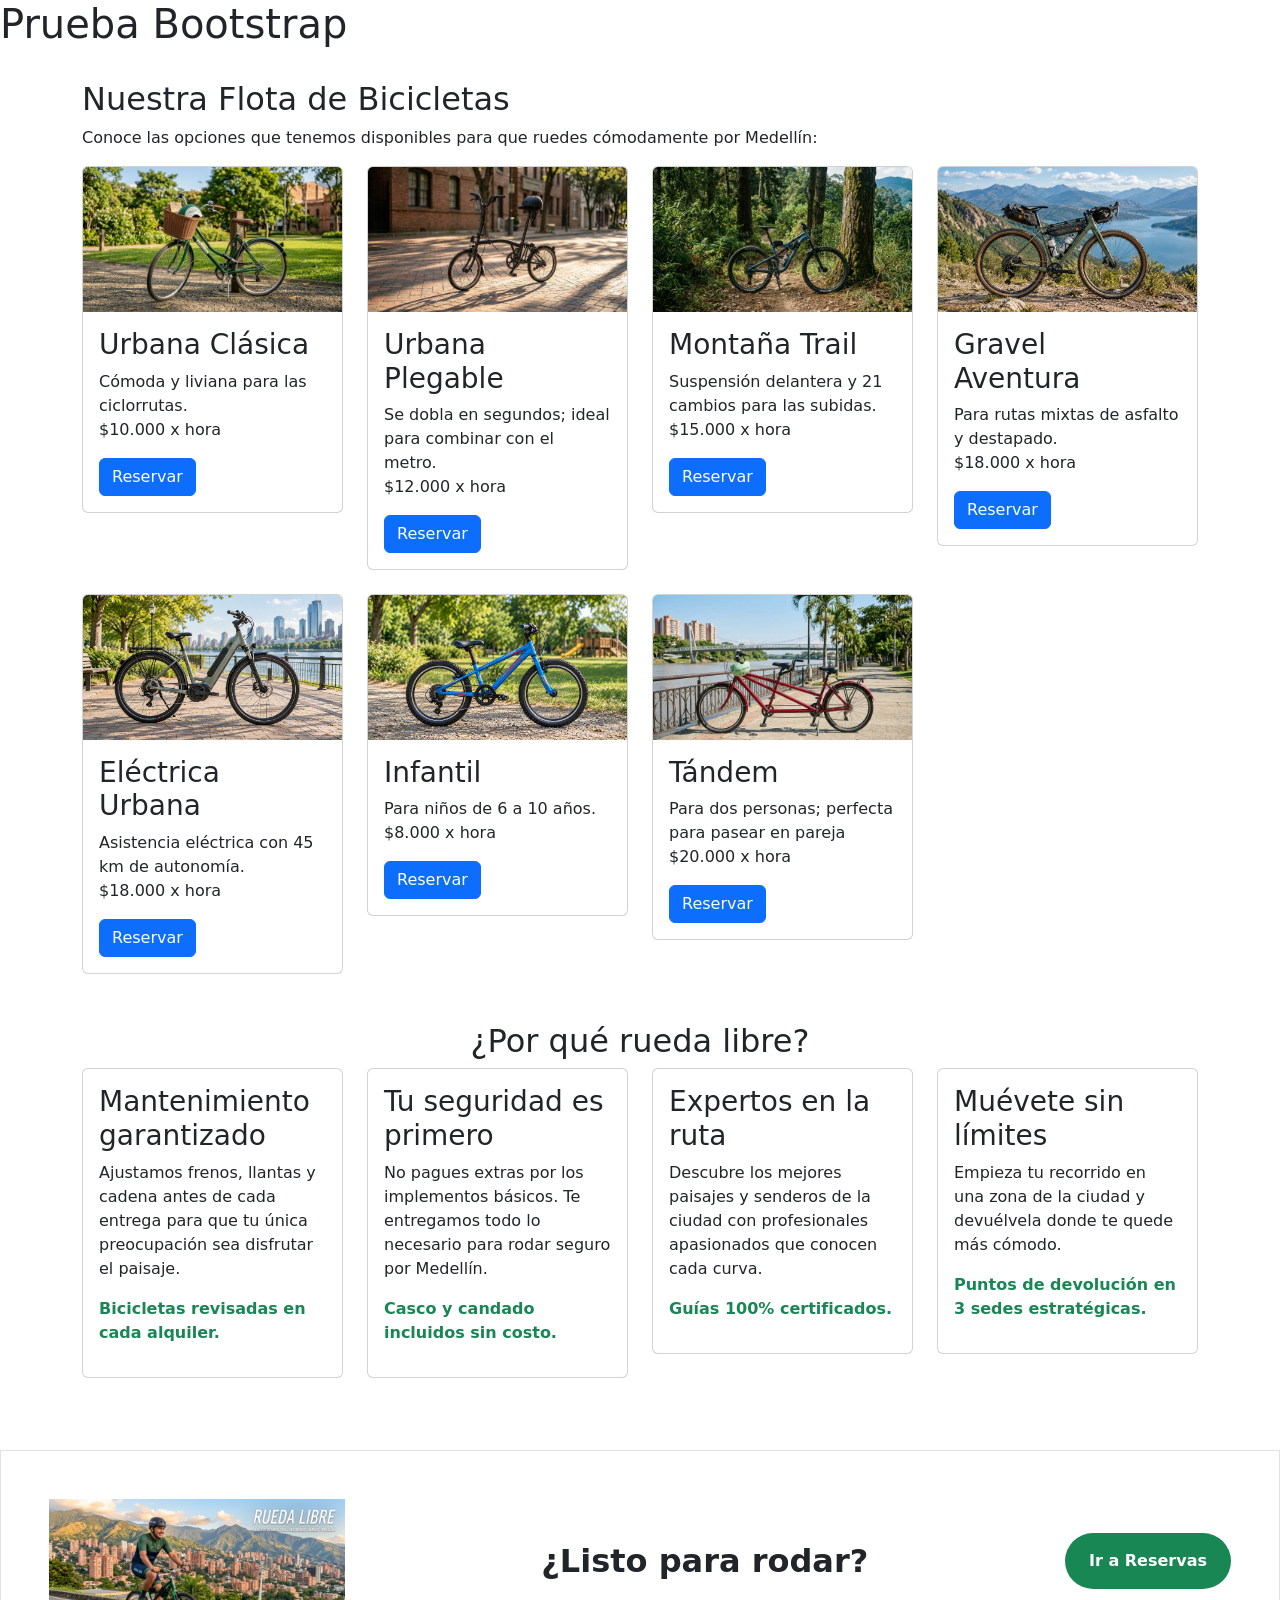
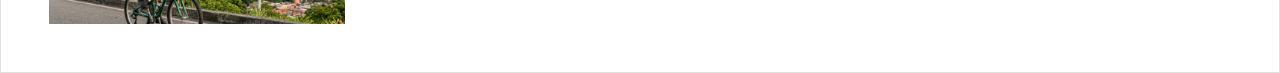
<file: pruebas/catalogo-bootstrap.html>
<!DOCTYPE html>
<html lang="es">

<head>
    <meta charset="UTF-8">
    <meta name="viewport" content="width=device-width, initial-scale=1.0">
    <title>Pruebas</title>
    <link href="https://cdn.jsdelivr.net/npm/bootstrap@5.3.8/dist/css/bootstrap.min.css" rel="stylesheet"
        integrity="sha384-sRIl4kxILFvY47J16cr9ZwB07vP4J8+LH7qKQnuqkuIAvNWLzeN8tE5YBujZqJLB" crossorigin="anonymous">
</head>

<body>
    <main>
        <h1>Prueba Bootstrap</h1>
        <section class="container py-4">
            <h2>Nuestra Flota de Bicicletas</h2>
            <p>
                Conoce las opciones que tenemos disponibles para que ruedes
                cómodamente por Medellín:
            </p>
            <div class="row g-4">
                <div class="col-12 col-sm-6 col-lg-4 col-xl-3">
                    <article class="card">
                        <img src="../img/urbana-clasica.jpg" class="card-img-top" alt="Bicicleta Urbana Clásica">
                        <div class="card-body">
                            <h3 class="card-title">Urbana Clásica</h3>
                            <p class="card-text">Cómoda y liviana para las ciclorrutas. <br />$10.000 x hora</p>
                            <a href="paginas/reservas.html" class="btn btn-primary">Reservar</a>
                        </div>
                    </article class="card">
                </div>

                <div class="col-12 col-sm-6 col-lg-4 col-xl-3">
                    <article class="card">
                        <img src="../img/urbana-plegable.jpg" class="card-img-top" alt="Bicicleta Urbana Plegable">
                        <div class="card-body">
                            <h3 class="card-title">Urbana Plegable</h3>
                            <p class="card-text">Se dobla en segundos; ideal para combinar con el metro.
                                <br />$12.000 x hora
                            </p>
                            <a href="paginas/reservas.html" class="btn btn-primary">Reservar</a>
                        </div>
                    </article>
                </div>

                <div class="col-12 col-sm-6 col-lg-4 col-xl-3">
                    <article class="card">
                        <img src="../img/montana-trail.jpg" class="card-img-top" alt="Bicicleta Montaña Trail">
                        <div class="card-body">
                            <h3 class="card-title">Montaña Trail</h3>
                            <p class="card-text">Suspensión delantera y 21 cambios para las subidas. <br />$15.000 x
                                hora</p>
                            <a href="paginas/reservas.html" class="btn btn-primary">Reservar</a>
                        </div>
                    </article>
                </div>

                <div class="col-12 col-sm-6 col-lg-4 col-xl-3">
                    <article class="card">
                        <img src="../img/gravel-aventura.jpg" class="card-img-top" alt="Bicicleta Gravel Aventura">
                        <div class="card-body">
                            <h3 class="card-title">Gravel Aventura</h3>
                            <p class="card-text">Para rutas mixtas de asfalto y destapado. <br />$18.000 x hora</p>
                            <a href="paginas/reservas.html" class="btn btn-primary">Reservar</a>
                        </div>
                    </article>
                </div>

                <div class="col-12 col-sm-6 col-lg-4 col-xl-3">
                    <article class="card">
                        <img src="../img/electrica-urbana.jpg" class="card-img-top" alt="Bicicleta Eléctrica Urbana">
                        <div class="card-body">
                            <h3 class="card-title">Eléctrica Urbana</h3>
                            <p class="card-text">Asistencia eléctrica con 45 km de autonomía. <br />$18.000 x hora
                            </p>
                            <a href="paginas/reservas.html" class="btn btn-primary">Reservar</a>
                        </div>
                    </article>
                </div>

                <div class="col-12 col-sm-6 col-lg-4 col-xl-3">
                    <article class="card">
                        <img src="../img/bicicleta-infantil.jpg" class="card-img-top" alt="Bicicleta Infantil">
                        <div class="card-body">
                            <h3 class="card-title">Infantil</h3>
                            <p class="card-text">Para niños de 6 a 10 años. <br />$8.000 x hora</p>
                            <a href="paginas/reservas.html" class="btn btn-primary">Reservar</a>
                        </div>
                    </article>
                </div>

                <div class="col-12 col-sm-6 col-lg-4 col-xl-3">
                    <article class="card">
                        <img src="../img/bicicleta-tandem.jpg" class="card-img-top" alt="Bicicleta Tándem">
                        <div class="card-body">
                            <h3 class="card-title">Tándem</h3>
                            <p class="card-text">Para dos personas; perfecta para pasear en pareja <br />$20.000 x
                                hora</p>
                            <a href="paginas/reservas.html" class="btn btn-primary">Reservar</a>
                        </div>
                    </article>
                </div>
            </div>
        </section>

        <section class="container py-4">
            <h2 class="text-center">¿Por qué rueda libre?</h2>
            <div class="row g-4">
                <div class="col-12 col-sm-6 col-lg-4 col-xl-3">
                    <article class="card">
                        <div class="card-body">
                            <h3 class="card-title">Mantenimiento garantizado</h3>
                            <p class="card-text">Ajustamos frenos, llantas y cadena antes de cada entrega para que tu
                                única preocupación sea disfrutar el paisaje.</p>
                            <p class="fw-bold text-success">Bicicletas revisadas en cada alquiler.</p>
                        </div>
                    </article>
                </div>
                <div class="col-12 col-sm-6 col-lg-4 col-xl-3">
                    <article class="card">
                        <div class="card-body">
                            <h3 class="card-title">Tu seguridad es primero</h3>
                            <p class="card-text">No pagues extras por los implementos básicos. Te entregamos todo lo
                                necesario para rodar seguro por Medellín.</p>
                            <p class="fw-bold text-success">Casco y candado incluidos sin costo.</p>
                        </div>
                    </article>
                </div>
                <div class="col-12 col-sm-6 col-lg-4 col-xl-3">
                    <article class="card">
                        <div class="card-body">
                            <h3 class="card-title">Expertos en la ruta</h3>
                            <p class="card-text">Descubre los mejores paisajes y senderos de la ciudad con profesionales
                                apasionados que conocen cada curva.</p>
                            <p class="fw-bold text-success">Guías 100% certificados.</p>
                        </div>
                    </article>
                </div>
                <div class="col-12 col-sm-6 col-lg-4 col-xl-3">
                    <article class="card">
                        <div class="card-body">
                            <h3 class="card-title">Muévete sin límites</h3>
                            <p class="card-text">Empieza tu recorrido en una zona de la ciudad y devuélvela donde te
                                quede más cómodo.</p>
                            <p class="fw-bold text-success">Puntos de devolución en 3 sedes estratégicas.</p>
                        </div>
                    </article>
                </div>
            </div>
        </section>

        <section>
            <div class="p-4 p-md-5 mt-5 border">
                <div class="d-flex flex-column flex-md-row align-items-center justify-content-md-between gap-4">
                    <div class="w-25">
                        <img src="../img/ciclista.jpg" alt="Ciclista rodando" class="d-none d-md-block img-fluid w-100">
                    </div>
                    <h2 class="m-0 text-center fw-bold">¿Listo para rodar?</h2>
                    <a href="paginas/reservas.html"
                        class="bg-success text-white px-4 py-3 rounded-pill text-decoration-none fw-bold">
                        Ir a Reservas
                    </a>
                </div>
            </div>
        </section>
    </main>
    <script src="https://cdn.jsdelivr.net/npm/bootstrap@5.3.8/dist/js/bootstrap.bundle.min.js"
        integrity="sha384-FKyoEForCGlyvwx9Hj09JcYn3nv7wiPVlz7YYwJrWVcXK/BmnVDxM+D2scQbITxI"
        crossorigin="anonymous"></script>
</body>

</html>
</file>
<file: css/style.css>
/* ==========================================================================
   1. VARIABLES
   ========================================================================== */

/* 1.1 Variables de marca (colores, tipografía y espaciado)
   Usada en las 3 páginas: Inicio, Tarifas y Reservas */
:root {
   --color-verde: #1e7a4f;
   --color-naranja: #f39a2b;
   --color-azul: #14213d;
   --color-crema: #faf6ef;
   --color-gris: #5b6470;

   --font-titulos: "Montserrat", system-ui, -apple-system, sans-serif;
   --font-cuerpo: "Open Sans", Arial, Helvetica, sans-serif;

   --spacing-sm: 0.5rem;
   --spacing-md: 1rem;
   --spacing-lg: 2rem;
}

/* 1.2 Variables de Bootstrap sobreescritas (color primario, fuente, enlaces y bordes)
   Los valores RGB van literales porque Bootstrap los usa dentro de rgba()
   Usada en las 3 páginas: Inicio, Tarifas y Reservas */
:root {
   --bs-primary: var(--color-verde);
   --bs-primary-rgb: 30, 122, 79;

   --bs-body-font-family: "Open Sans", Arial, Helvetica, sans-serif;

   --bs-link-color: var(--color-verde);
   --bs-link-color-rgb: 30, 122, 79;
   --bs-link-hover-color: var(--color-naranja);
   --bs-link-hover-color-rgb: 243, 154, 43;

   --bs-border-radius: 0.5rem;
}


/* ==========================================================================
   2. ESTILOS BASE Y TIPOGRAFÍA
   ========================================================================== */

/* Cuerpo de la página (fondo, fuente, color y espaciado)
   El relleno inferior grande (para el botón de WhatsApp) se agrega desde 768px, en la sección 4
   Usada en las 3 páginas: Inicio, Tarifas y Reservas */
body {
   min-height: 100vh;
   background-color: var(--color-crema);
   font-family: var(--font-cuerpo);
   color: var(--color-azul);
   padding: var(--spacing-md);
}

/* Contenido principal (ancho máximo y centrado)
   Usada en las 3 páginas: Inicio, Tarifas y Reservas */
main {
   max-width: 70rem;
   margin: 0 auto;
}

/* Títulos (tipografía y color)
   Usada en las 3 páginas: Inicio, Tarifas y Reservas */
h1,
h2,
h3 {
   font-family: var(--font-titulos);
   color: var(--color-azul);
}

/* Título del encabezado (sin margen ni relleno)
   Usada en las 3 páginas: Inicio, Tarifas y Reservas */
h1 {
   margin: 0;
   padding: 0;
}

/* CLASE PROPIA:
Usada en las 3 páginas: Inicio, Tarifas y Reservas */
.titulo-subrayado {
   display: inline-block;
   padding-bottom: 0.25rem;
   border-bottom: 4px solid var(--color-naranja);
}

/* Imágenes:
   Usada en las 3 páginas: Inicio, Tarifas y Reservas */
img {
   max-width: 100%;
   height: auto;
   border-radius: 8px;
   margin: 7px;
}

/* Imagen de portada:
   Usada solo en 1 página: Inicio */
#imagen-portada {
   max-width: 100%;
   height: auto;
   margin: 0;
}

/* Imágenes del carrusel:
   Usada solo en 1 página: Inicio */
.imagen-carrusel {
   margin: 0;
}


/* ==========================================================================
3. DISEÑO MÓVIL (MOBILE FIRST - ESTILOS POR DEFECTO)
========================================================================== */

/* --- 3.1 Encabezado y navegación --- */

/* CLASE PROPIA: encabezado con fondo azul y esquinas redondeadas
   Usada en las 3 páginas: Inicio, Tarifas y Reservas */
.encabezado-marca {
   background-color: var(--color-azul);
   border-radius: var(--bs-border-radius);
   padding: var(--spacing-sm);
}

/* Encabezado: título de la marca en crema para que se lea sobre el fondo azul
   Usada en las 3 páginas: Inicio, Tarifas y Reservas */
.encabezado-marca h1 {
   color: var(--color-crema);
}

/* Navbar:.
   Usada en las 3 páginas: Inicio, Tarifas y Reservas */
.encabezado-marca .navbar {
   --bs-navbar-color: var(--color-crema);
   --bs-navbar-hover-color: var(--color-naranja);
   --bs-navbar-active-color: var(--color-naranja);
   --bs-navbar-toggler-border-color: rgba(250, 246, 239, 0.5);
   --bs-navbar-toggler-icon-bg: url("data:image/svg+xml,%3csvg xmlns='http://www.w3.org/2000/svg' viewBox='0 0 30 30'%3e%3cpath stroke='%23faf6ef' stroke-linecap='round' stroke-miterlimit='10' stroke-width='2' d='M4 7h22M4 15h22M4 23h22'/%3e%3c/svg%3e");
}

/* Marca del navbar (logo + título) en móvil:
   Usada en las 3 páginas: Inicio, Tarifas y Reservas */
.navbar-brand {
   flex: 1 1 0;
   min-width: 0;
   margin-right: 0;
   white-space: normal;
}

/* Logo dentro del navbar-brand
   Usada en las 3 páginas: Inicio, Tarifas y Reservas */
.navbar-brand img {
   flex-shrink: 0;
   width: 3.5rem;
   height: 3.5rem;
   object-fit: cover;
   margin: 0;
}

/* Enlaces del menú: texto más grueso
   Usada en las 3 páginas: Inicio, Tarifas y Reservas */
.encabezado-marca .nav-link {
   font-weight: 600;
}

/* Enlaces del menú: contorno visible al navegar con teclado
   Usada en las 3 páginas: Inicio, Tarifas y Reservas */
.encabezado-marca .nav-link:focus-visible {
   outline: 2px dashed var(--color-naranja);
   outline-offset: 4px;
}

/* Botón del menú (hamburguesa): hover y foco
   Usada en las 3 páginas: Inicio, Tarifas y Reservas */
#boton-menu:hover,
#boton-menu:focus {
   outline: 3px solid var(--color-naranja);
}

/* --- 3.2 Componentes: botones, tarjetas, carrusel y WhatsApp --- */

/* Botón principal (Verde Ruta): estados normal, hover y activo con variables de Bootstrap
   Usada en las 3 páginas: Inicio, Tarifas y Reservas */
.btn-primary {
   --bs-btn-bg: var(--color-verde);
   --bs-btn-border-color: var(--color-verde);
   --bs-btn-color: #fff;

   --bs-btn-hover-bg: #196843;
   --bs-btn-hover-border-color: #196843;
   --bs-btn-hover-color: #fff;

   --bs-btn-active-bg: #155938;
   --bs-btn-active-border-color: #155938;
   --bs-btn-active-color: #fff;
}

/* CLASE PROPIA:*/
.btn-naranja {
   --bs-btn-bg: var(--color-naranja);
   --bs-btn-border-color: var(--color-naranja);
   --bs-btn-color: var(--color-azul);

   --bs-btn-hover-bg: #e08a1c;
   --bs-btn-hover-border-color: #e08a1c;
   --bs-btn-hover-color: var(--color-azul);

   --bs-btn-active-bg: #c97a14;
   --bs-btn-active-border-color: #c97a14;
   --bs-btn-active-color: var(--color-azul);
}

.card-img-top {
   margin: 0;
   border-radius: 0;
   border-top-right-radius: 5px;
   border-top-left-radius: 5px;
}

/* Carrusel: botones anterior y siguiente:
   Usada solo en 1 página: Inicio */
.carousel-control-prev,
.carousel-control-next {
   margin: 0;
}

/* Carrusel: botones anterior y siguiente, hover y foco
   Usada solo en 1 página: Inicio */
.carousel-control-prev:hover,
.carousel-control-prev:focus,
.carousel-control-next:hover,
.carousel-control-next:focus {
   background-color: transparent;
   outline: 1px solid black;
}

/* Botón flotante de WhatsApp (fijo en la esquina inferior derecha)
   Usada en las 3 páginas: Inicio, Tarifas y Reservas */
.boton-whatsapp {
   position: fixed;
   bottom: 1.5rem;
   right: 1.5rem;
   background-color: #25d366;
   color: #ffffff;
   padding: 0.75rem 1.25rem;
   border-radius: 50px;
   text-decoration: none;
   font-weight: 700;
}

/* Botón flotante de WhatsApp: hover y foco
   Usada en las 3 páginas: Inicio, Tarifas y Reservas */
.boton-whatsapp:hover,
.boton-whatsapp:focus {
   background-color: #128c7e;
   outline: 3px solid var(--color-naranja);
}

/* --- 3.3 Tablas y formularios --- */

/* Tablas (ancho, margen inferior y tamaño de texto)
   Usada solo en 1 página: Tarifas */
table {
   width: 100%;
   margin-bottom: var(--spacing-lg);
   font-size: smaller;
}

/* Celdas de tabla (relleno y borde)
   Usada solo en 1 página: Tarifas */
th,
td {
   padding: 0.25rem;
   border: 1px solid var(--color-gris);
}

/* Encabezados de tabla (fondo y color)
   Usada solo en 1 página: Tarifas */
th {
   background-color: var(--color-azul);
   color: var(--color-crema);
}

/* Columna del formulario (se muestra primero en móvil)
   Usada solo en 1 página: Reservas */
#contenedor-formulario {
   order: -1;
}

/* Grupos de campos del formulario
   Usada solo en 1 página: Reservas */
fieldset {
   border: 1px solid var(--color-gris);
   border-radius: 8px;
   padding: var(--spacing-md);
   margin-bottom: var(--spacing-md);
}

/* Etiquetas de los campos del formulario
   Usada solo en 1 página: Reservas */
label {
   display: block;
   margin-bottom: var(--spacing-sm);
   font-weight: 600;
}

/* Listas desplegables y área de comentarios
   Usada solo en 1 página: Reservas */
select,
textarea {
   width: 100%;
   padding: var(--spacing-sm);
   margin-bottom: var(--spacing-md);
   border: 1px solid var(--color-gris);
   border-radius: 4px;
}

/* Campos del formulario: foco
   Usada solo en 1 página: Reservas */
input:focus,
select:focus,
textarea:focus {
   outline: 3px solid var(--color-naranja);
   border-color: var(--color-naranja);
}

/* --- 3.4 Pie de página --- */

/* Pie de página:
   Usada en las 3 páginas: Inicio, Tarifas y Reservas */
footer {
   display: flex;
   flex-wrap: wrap;
   align-items: flex-start;
   gap: 0.25rem 1.5rem;
   margin-top: var(--spacing-lg);
   font-size: 0.9rem;
}

/* CLASE PROPIA:
   Usada en las 3 páginas: Inicio, Tarifas y Reservas */
.pie-marca {
   background-color: var(--color-azul);
   color: var(--color-crema);
   padding: var(--spacing-md);
   padding-bottom: 4.5rem;
   border-radius: var(--bs-border-radius);
}

/* Pie de página:
   Usada en las 3 páginas: Inicio, Tarifas y Reservas */
.pie-marca a {
   color: var(--color-crema);
   text-decoration: underline;
}

/* Pie de página:
   Usada en las 3 páginas: Inicio, Tarifas y Reservas */
.pie-marca a:hover,
.pie-marca a:focus {
   text-decoration: none;
}


/* ==========================================================================
4. MEDIA QUERIES: TABLET (768px en adelante)
Solo se redefine lo que cambia respecto al diseño móvil.
   ========================================================================== */
@media (min-width: 768px) {

   /* Cuerpo
       Usada en las 3 páginas: Inicio, Tarifas y Reservas */
   body {
      padding-bottom: 5rem;
   }

   /* Pie de página
       Usada en las 3 páginas: Inicio, Tarifas y Reservas */
   .pie-marca {
      padding-bottom: var(--spacing-md);
   }

   /* Encabezado
       Usada en las 3 páginas: Inicio, Tarifas y Reservas */
   .encabezado-marca {
      padding: var(--spacing-sm) var(--spacing-md);
   }

   /* Encabezado
       Usada en las 3 páginas: Inicio, Tarifas y Reservas */
   .encabezado-marca h1 {
      font-size: 2rem;
   }

   /* Encabezado
       Usada en las 3 páginas: Inicio, Tarifas y Reservas */
   .navbar-brand img {
      width: 10rem;
      height: auto;
   }

   /* Tablas
       Usada solo en 1 página: Tarifas */
   table {
      font-size: 1rem;
   }

   /* Celdas de tabla
       Usada solo en 1 página: Tarifas */
   th,
   td {
      padding: var(--spacing-sm);
   }
}


/* ==========================================================================
5. MEDIA QUERIES: ESCRITORIO (992px en adelante)
Desde aquí Bootstrap muestra el menú en fila (navbar-expand-lg).
   ========================================================================== */
@media (min-width: 992px) {

   /* Marca del navbar: ocupa solo lo que mide su contenido y no baja de línea
       Usada en las 3 páginas: Inicio, Tarifas y Reservas */
   .navbar-brand {
      flex: 0 1 auto;
      white-space: nowrap;
   }
}
</file>
<file: nocturna/src/output.css>
/*! tailwindcss v4.3.5 | MIT License | https://tailwindcss.com */
@layer properties{@supports (((-webkit-hyphens:none)) and (not (margin-trim:block))) or ((-moz-orient:inline) and (not (color:rgb(from red r g b)))){*,:before,:after,::backdrop{--tw-space-y-reverse:0;--tw-border-style:solid;--tw-leading:initial;--tw-font-weight:initial;--tw-tracking:initial;--tw-shadow:0 0 #0000;--tw-shadow-color:initial;--tw-shadow-alpha:100%;--tw-inset-shadow:0 0 #0000;--tw-inset-shadow-color:initial;--tw-inset-shadow-alpha:100%;--tw-ring-color:initial;--tw-ring-shadow:0 0 #0000;--tw-inset-ring-color:initial;--tw-inset-ring-shadow:0 0 #0000;--tw-ring-inset:initial;--tw-ring-offset-width:0px;--tw-ring-offset-color:#fff;--tw-ring-offset-shadow:0 0 #0000}}}@layer theme{:root,:host{--font-sans:-apple-system, BlinkMacSystemFont, "Segoe UI", Roboto, "Helvetica Neue", "Noto Sans", Arial, sans-serif, "Apple Color Emoji", "Segoe UI Emoji", "Segoe UI Symbol", "Noto Color Emoji";--font-mono:ui-monospace, SFMono-Regular, Menlo, Monaco, Consolas, "Liberation Mono", "Courier New", monospace;--color-amber-400:oklch(82.8% .189 84.429);--color-slate-300:oklch(86.9% .022 252.894);--color-slate-800:oklch(27.9% .041 260.031);--color-slate-900:oklch(20.8% .042 265.755);--color-slate-950:oklch(12.9% .042 264.695);--color-white:#fff;--spacing:.25rem;--container-md:28rem;--container-xl:36rem;--container-2xl:42rem;--container-3xl:48rem;--container-6xl:72rem;--text-xs:.75rem;--text-xs--line-height:calc(1 / .75);--text-sm:.875rem;--text-sm--line-height:calc(1.25 / .875);--text-base:1rem;--text-base--line-height:calc(1.5 / 1);--text-lg:1.125rem;--text-lg--line-height:calc(1.75 / 1.125);--text-xl:1.25rem;--text-xl--line-height:calc(1.75 / 1.25);--text-2xl:1.5rem;--text-2xl--line-height:calc(2 / 1.5);--text-3xl:1.875rem;--text-3xl--line-height:calc(2.25 / 1.875);--text-4xl:2.25rem;--text-4xl--line-height:calc(2.5 / 2.25);--text-5xl:3rem;--text-5xl--line-height:1;--font-weight-semibold:600;--font-weight-bold:700;--tracking-tight:-.025em;--tracking-wide:.025em;--tracking-wider:.05em;--leading-tight:1.25;--leading-relaxed:1.625;--radius-lg:.5rem;--radius-xl:.75rem;--default-font-family:var(--font-sans);--default-mono-font-family:var(--font-mono);--color-verde:#1e7a4f;--color-naranja:#f39a2b;--color-azul:#14213d;--color-crema:#faf6ef;--color-gris:#5b6470;--color-amarillo-farol:#ffd166;--font-titulos:"Montserrat", system-ui, -apple-system, sans-serif;--font-cuerpo:"Open Sans", Arial, Helvetica, sans-serif}}@layer base{*,:after,:before,::backdrop{box-sizing:border-box;border:0 solid;margin:0;padding:0}::file-selector-button{box-sizing:border-box;border:0 solid;margin:0;padding:0}html,:host{-webkit-text-size-adjust:100%;tab-size:4;line-height:1.5;font-family:var(--default-font-family,-apple-system, BlinkMacSystemFont, "Segoe UI", Roboto, "Helvetica Neue", "Noto Sans", Arial, sans-serif, "Apple Color Emoji", "Segoe UI Emoji", "Segoe UI Symbol", "Noto Color Emoji");font-feature-settings:var(--default-font-feature-settings,normal);font-variation-settings:var(--default-font-variation-settings,normal);-webkit-tap-highlight-color:transparent}hr{height:0;color:inherit;border-top-width:1px}abbr:where([title]){-webkit-text-decoration:underline dotted;text-decoration:underline dotted}h1,h2,h3,h4,h5,h6{font-size:inherit;font-weight:inherit}a{color:inherit;-webkit-text-decoration:inherit;-webkit-text-decoration:inherit;-webkit-text-decoration:inherit;text-decoration:inherit}b,strong{font-weight:bolder}code,kbd,samp,pre{font-family:var(--default-mono-font-family,ui-monospace, SFMono-Regular, Menlo, Monaco, Consolas, "Liberation Mono", "Courier New", monospace);font-feature-settings:var(--default-mono-font-feature-settings,normal);font-variation-settings:var(--default-mono-font-variation-settings,normal);font-size:1em}small{font-size:80%}sub,sup{vertical-align:baseline;font-size:75%;line-height:0;position:relative}sub{bottom:-.25em}sup{top:-.5em}table{text-indent:0;border-color:inherit;border-collapse:collapse}:-moz-focusring:where(:not(iframe)){outline:auto}progress{vertical-align:baseline}summary{display:list-item}ol,ul,menu{list-style:none}img,svg,video,canvas,audio,iframe,embed,object{vertical-align:middle;display:block}img,video{max-width:100%;height:auto}button,input,select,optgroup,textarea{font:inherit;font-feature-settings:inherit;font-variation-settings:inherit;letter-spacing:inherit;color:inherit;opacity:1;background-color:#0000;border-radius:0}::file-selector-button{font:inherit;font-feature-settings:inherit;font-variation-settings:inherit;letter-spacing:inherit;color:inherit;opacity:1;background-color:#0000;border-radius:0}:where(select:is([multiple],[size])) optgroup{font-weight:bolder}:where(select:is([multiple],[size])) optgroup option{padding-inline-start:20px}::file-selector-button{margin-inline-end:4px}::placeholder{opacity:1}@supports (not ((-webkit-appearance:-apple-pay-button))) or (contain-intrinsic-size:1px){::placeholder{color:currentColor}@supports (color:color-mix(in lab, red, red)){::placeholder{color:color-mix(in oklab, currentcolor 50%, transparent)}}}textarea{resize:vertical}::-webkit-search-decoration{-webkit-appearance:none}::-webkit-date-and-time-value{min-height:1lh;text-align:inherit}::-webkit-datetime-edit{display:inline-flex}::-webkit-datetime-edit-fields-wrapper{padding:0}::-webkit-datetime-edit{padding-block:0}::-webkit-datetime-edit-year-field{padding-block:0}::-webkit-datetime-edit-month-field{padding-block:0}::-webkit-datetime-edit-day-field{padding-block:0}::-webkit-datetime-edit-hour-field{padding-block:0}::-webkit-datetime-edit-minute-field{padding-block:0}::-webkit-datetime-edit-second-field{padding-block:0}::-webkit-datetime-edit-millisecond-field{padding-block:0}::-webkit-datetime-edit-meridiem-field{padding-block:0}::-webkit-calendar-picker-indicator{line-height:1}:-moz-ui-invalid{box-shadow:none}button,input:where([type=button],[type=reset],[type=submit]){appearance:button}::file-selector-button{appearance:button}::-webkit-inner-spin-button{height:auto}::-webkit-outer-spin-button{height:auto}[hidden]:where(:not([hidden=until-found])){display:none!important}}@layer components{.btn-primario{border-radius:var(--radius-lg);background-color:var(--color-verde);padding-inline:calc(var(--spacing) * 6);padding-block:calc(var(--spacing) * 3);font-size:var(--text-sm);line-height:var(--tw-leading,var(--text-sm--line-height));--tw-font-weight:var(--font-weight-bold);font-weight:var(--font-weight-bold);--tw-tracking:var(--tracking-wide);letter-spacing:var(--tracking-wide);color:var(--color-white);text-transform:uppercase;--tw-shadow:0 4px 6px -1px var(--tw-shadow-color,#0000001a), 0 2px 4px -2px var(--tw-shadow-color,#0000001a);box-shadow:var(--tw-inset-shadow), var(--tw-inset-ring-shadow), var(--tw-ring-offset-shadow), var(--tw-ring-shadow), var(--tw-shadow);display:inline-block}@media (hover:hover){.btn-primario:hover{background-color:var(--color-azul)}}.btn-primario:focus{--tw-ring-shadow:var(--tw-ring-inset, ) 0 0 0 calc(2px + var(--tw-ring-offset-width)) var(--tw-ring-color,currentcolor);box-shadow:var(--tw-inset-shadow), var(--tw-inset-ring-shadow), var(--tw-ring-offset-shadow), var(--tw-ring-shadow), var(--tw-shadow);--tw-ring-color:var(--color-verde);--tw-ring-offset-width:2px;--tw-ring-offset-shadow:var(--tw-ring-inset, ) 0 0 0 var(--tw-ring-offset-width) var(--tw-ring-offset-color);--tw-ring-offset-color:var(--color-crema);--tw-outline-style:none;outline-style:none}@media (prefers-color-scheme:dark){.btn-primario{background-color:var(--color-amarillo-farol);color:var(--color-azul)}@media (hover:hover){.btn-primario:hover{background-color:var(--color-naranja)}}.btn-primario:focus{--tw-ring-color:var(--color-amarillo-farol);--tw-ring-offset-color:var(--color-azul)}}.btn-secundario{border-radius:var(--radius-lg);background-color:var(--color-azul);padding-inline:calc(var(--spacing) * 6);padding-block:calc(var(--spacing) * 3);font-size:var(--text-sm);line-height:var(--tw-leading,var(--text-sm--line-height));--tw-font-weight:var(--font-weight-bold);font-weight:var(--font-weight-bold);--tw-tracking:var(--tracking-wide);letter-spacing:var(--tracking-wide);color:var(--color-crema);text-transform:uppercase;--tw-shadow:0 1px 3px 0 var(--tw-shadow-color,#0000001a), 0 1px 2px -1px var(--tw-shadow-color,#0000001a);box-shadow:var(--tw-inset-shadow), var(--tw-inset-ring-shadow), var(--tw-ring-offset-shadow), var(--tw-ring-shadow), var(--tw-shadow);display:inline-block}@media (hover:hover){.btn-secundario:hover{background-color:var(--color-gris)}}.btn-secundario:focus{--tw-ring-shadow:var(--tw-ring-inset, ) 0 0 0 calc(2px + var(--tw-ring-offset-width)) var(--tw-ring-color,currentcolor);box-shadow:var(--tw-inset-shadow), var(--tw-inset-ring-shadow), var(--tw-ring-offset-shadow), var(--tw-ring-shadow), var(--tw-shadow);--tw-ring-color:var(--color-azul);--tw-ring-offset-width:2px;--tw-ring-offset-shadow:var(--tw-ring-inset, ) 0 0 0 var(--tw-ring-offset-width) var(--tw-ring-offset-color);--tw-ring-offset-color:var(--color-crema);--tw-outline-style:none;outline-style:none}@media (prefers-color-scheme:dark){.btn-secundario{border-style:var(--tw-border-style);border-width:1px;border-color:#faf6ef40}@supports (color:color-mix(in lab, red, red)){.btn-secundario{border-color:color-mix(in oklab, var(--color-crema) 25%, transparent)}}.btn-secundario{background-color:#ffffff1a}@supports (color:color-mix(in lab, red, red)){.btn-secundario{background-color:color-mix(in oklab, var(--color-white) 10%, transparent)}}.btn-secundario{color:var(--color-crema)}@media (hover:hover){.btn-secundario:hover{background-color:#fff3}@supports (color:color-mix(in lab, red, red)){.btn-secundario:hover{background-color:color-mix(in oklab, var(--color-white) 20%, transparent)}}}.btn-secundario:focus{--tw-ring-color:var(--color-amarillo-farol);--tw-ring-offset-color:var(--color-azul)}}.btn-contorno{border-radius:var(--radius-lg);border-style:var(--tw-border-style);border-width:2px;border-color:var(--color-verde);padding-inline:calc(var(--spacing) * 6);padding-block:calc(var(--spacing) * 3);font-size:var(--text-sm);line-height:var(--tw-leading,var(--text-sm--line-height));--tw-font-weight:var(--font-weight-bold);font-weight:var(--font-weight-bold);--tw-tracking:var(--tracking-wide);letter-spacing:var(--tracking-wide);color:var(--color-verde);text-transform:uppercase;--tw-shadow:0 1px 3px 0 var(--tw-shadow-color,#0000001a), 0 1px 2px -1px var(--tw-shadow-color,#0000001a);box-shadow:var(--tw-inset-shadow), var(--tw-inset-ring-shadow), var(--tw-ring-offset-shadow), var(--tw-ring-shadow), var(--tw-shadow);display:inline-block}@media (hover:hover){.btn-contorno:hover{background-color:var(--color-verde);color:var(--color-white)}}.btn-contorno:focus{--tw-ring-shadow:var(--tw-ring-inset, ) 0 0 0 calc(2px + var(--tw-ring-offset-width)) var(--tw-ring-color,currentcolor);box-shadow:var(--tw-inset-shadow), var(--tw-inset-ring-shadow), var(--tw-ring-offset-shadow), var(--tw-ring-shadow), var(--tw-shadow);--tw-ring-color:var(--color-verde);--tw-ring-offset-width:2px;--tw-ring-offset-shadow:var(--tw-ring-inset, ) 0 0 0 var(--tw-ring-offset-width) var(--tw-ring-offset-color);--tw-ring-offset-color:var(--color-crema);--tw-outline-style:none;outline-style:none}@media (prefers-color-scheme:dark){.btn-contorno{border-color:var(--color-amarillo-farol);color:var(--color-amarillo-farol)}@media (hover:hover){.btn-contorno:hover{background-color:var(--color-amarillo-farol);color:var(--color-azul)}}.btn-contorno:focus{--tw-ring-color:var(--color-amarillo-farol);--tw-ring-offset-color:var(--color-azul)}}}@layer utilities{.mx-auto{margin-inline:auto}.mt-1{margin-top:var(--spacing)}.mt-2{margin-top:calc(var(--spacing) * 2)}.block{display:block}.flex{display:flex}.grid{display:grid}.hidden{display:none}.inline-block{display:inline-block}.h-4{height:calc(var(--spacing) * 4)}.h-9{height:calc(var(--spacing) * 9)}.h-48{height:calc(var(--spacing) * 48)}.min-h-screen{min-height:100vh}.w-4{width:calc(var(--spacing) * 4)}.w-9{width:calc(var(--spacing) * 9)}.w-full{width:100%}.max-w-2xl{max-width:var(--container-2xl)}.max-w-3xl{max-width:var(--container-3xl)}.max-w-6xl{max-width:var(--container-6xl)}.max-w-md{max-width:var(--container-md)}.max-w-xl{max-width:var(--container-xl)}.shrink-0{flex-shrink:0}.cursor-pointer{cursor:pointer}.grid-cols-1{grid-template-columns:repeat(1,minmax(0,1fr))}.flex-col{flex-direction:column}.flex-wrap{flex-wrap:wrap}.items-center{align-items:center}.items-start{align-items:flex-start}.justify-between{justify-content:space-between}.justify-center{justify-content:center}.gap-2\.5{gap:calc(var(--spacing) * 2.5)}.gap-3{gap:calc(var(--spacing) * 3)}.gap-4{gap:calc(var(--spacing) * 4)}.gap-6{gap:calc(var(--spacing) * 6)}.gap-8{gap:calc(var(--spacing) * 8)}:where(.space-y-1>:not(:last-child)){--tw-space-y-reverse:0;margin-block-start:calc(var(--spacing) * var(--tw-space-y-reverse));margin-block-end:calc(var(--spacing) * calc(1 - var(--tw-space-y-reverse)))}:where(.space-y-1\.5>:not(:last-child)){--tw-space-y-reverse:0;margin-block-start:calc(calc(var(--spacing) * 1.5) * var(--tw-space-y-reverse));margin-block-end:calc(calc(var(--spacing) * 1.5) * calc(1 - var(--tw-space-y-reverse)))}:where(.space-y-2>:not(:last-child)){--tw-space-y-reverse:0;margin-block-start:calc(calc(var(--spacing) * 2) * var(--tw-space-y-reverse));margin-block-end:calc(calc(var(--spacing) * 2) * calc(1 - var(--tw-space-y-reverse)))}:where(.space-y-2\.5>:not(:last-child)){--tw-space-y-reverse:0;margin-block-start:calc(calc(var(--spacing) * 2.5) * var(--tw-space-y-reverse));margin-block-end:calc(calc(var(--spacing) * 2.5) * calc(1 - var(--tw-space-y-reverse)))}:where(.space-y-3>:not(:last-child)){--tw-space-y-reverse:0;margin-block-start:calc(calc(var(--spacing) * 3) * var(--tw-space-y-reverse));margin-block-end:calc(calc(var(--spacing) * 3) * calc(1 - var(--tw-space-y-reverse)))}:where(.space-y-4>:not(:last-child)){--tw-space-y-reverse:0;margin-block-start:calc(calc(var(--spacing) * 4) * var(--tw-space-y-reverse));margin-block-end:calc(calc(var(--spacing) * 4) * calc(1 - var(--tw-space-y-reverse)))}:where(.space-y-5>:not(:last-child)){--tw-space-y-reverse:0;margin-block-start:calc(calc(var(--spacing) * 5) * var(--tw-space-y-reverse));margin-block-end:calc(calc(var(--spacing) * 5) * calc(1 - var(--tw-space-y-reverse)))}:where(.space-y-6>:not(:last-child)){--tw-space-y-reverse:0;margin-block-start:calc(calc(var(--spacing) * 6) * var(--tw-space-y-reverse));margin-block-end:calc(calc(var(--spacing) * 6) * calc(1 - var(--tw-space-y-reverse)))}:where(.space-y-8>:not(:last-child)){--tw-space-y-reverse:0;margin-block-start:calc(calc(var(--spacing) * 8) * var(--tw-space-y-reverse));margin-block-end:calc(calc(var(--spacing) * 8) * calc(1 - var(--tw-space-y-reverse)))}:where(.space-y-12>:not(:last-child)){--tw-space-y-reverse:0;margin-block-start:calc(calc(var(--spacing) * 12) * var(--tw-space-y-reverse));margin-block-end:calc(calc(var(--spacing) * 12) * calc(1 - var(--tw-space-y-reverse)))}:where(.space-y-16>:not(:last-child)){--tw-space-y-reverse:0;margin-block-start:calc(calc(var(--spacing) * 16) * var(--tw-space-y-reverse));margin-block-end:calc(calc(var(--spacing) * 16) * calc(1 - var(--tw-space-y-reverse)))}.overflow-hidden{overflow:hidden}.rounded{border-radius:.25rem}.rounded-full{border-radius:2147483647px}.rounded-lg{border-radius:var(--radius-lg)}.rounded-xl{border-radius:var(--radius-xl)}.rounded-r-xl{border-top-right-radius:var(--radius-xl);border-bottom-right-radius:var(--radius-xl)}.border{border-style:var(--tw-border-style);border-width:1px}.border-2{border-style:var(--tw-border-style);border-width:2px}.border-t{border-top-style:var(--tw-border-style);border-top-width:1px}.border-b{border-bottom-style:var(--tw-border-style);border-bottom-width:1px}.border-l-4{border-left-style:var(--tw-border-style);border-left-width:4px}.border-gris\/20{border-color:#5b647033}@supports (color:color-mix(in lab, red, red)){.border-gris\/20{border-color:color-mix(in oklab, var(--color-gris) 20%, transparent)}}.border-gris\/25{border-color:#5b647040}@supports (color:color-mix(in lab, red, red)){.border-gris\/25{border-color:color-mix(in oklab, var(--color-gris) 25%, transparent)}}.border-gris\/40{border-color:#5b647066}@supports (color:color-mix(in lab, red, red)){.border-gris\/40{border-color:color-mix(in oklab, var(--color-gris) 40%, transparent)}}.border-verde{border-color:var(--color-verde)}.border-l-azul{border-left-color:var(--color-azul)}.border-l-naranja{border-left-color:var(--color-naranja)}.border-l-verde{border-left-color:var(--color-verde)}.bg-amarillo-farol\/20{background-color:#ffd16633}@supports (color:color-mix(in lab, red, red)){.bg-amarillo-farol\/20{background-color:color-mix(in oklab, var(--color-amarillo-farol) 20%, transparent)}}.bg-amber-400{background-color:var(--color-amber-400)}.bg-azul{background-color:var(--color-azul)}.bg-crema{background-color:var(--color-crema)}.bg-naranja{background-color:var(--color-naranja)}.bg-slate-800{background-color:var(--color-slate-800)}.bg-slate-900{background-color:var(--color-slate-900)}.bg-slate-950{background-color:var(--color-slate-950)}.bg-verde{background-color:var(--color-verde)}.bg-white{background-color:var(--color-white)}.object-cover{object-fit:cover}.p-3{padding:calc(var(--spacing) * 3)}.p-4{padding:calc(var(--spacing) * 4)}.p-5{padding:calc(var(--spacing) * 5)}.p-6{padding:calc(var(--spacing) * 6)}.px-2{padding-inline:calc(var(--spacing) * 2)}.px-3{padding-inline:calc(var(--spacing) * 3)}.px-4{padding-inline:calc(var(--spacing) * 4)}.px-6{padding-inline:calc(var(--spacing) * 6)}.py-1{padding-block:var(--spacing)}.py-2\.5{padding-block:calc(var(--spacing) * 2.5)}.py-3{padding-block:calc(var(--spacing) * 3)}.py-4{padding-block:calc(var(--spacing) * 4)}.py-10{padding-block:calc(var(--spacing) * 10)}.py-16{padding-block:calc(var(--spacing) * 16)}.pt-1{padding-top:var(--spacing)}.pt-2{padding-top:calc(var(--spacing) * 2)}.pt-4{padding-top:calc(var(--spacing) * 4)}.pb-2{padding-bottom:calc(var(--spacing) * 2)}.pb-4{padding-bottom:calc(var(--spacing) * 4)}.pb-6{padding-bottom:calc(var(--spacing) * 6)}.text-center{text-align:center}.font-cuerpo{font-family:var(--font-cuerpo)}.font-titulos{font-family:var(--font-titulos)}.text-2xl{font-size:var(--text-2xl);line-height:var(--tw-leading,var(--text-2xl--line-height))}.text-3xl{font-size:var(--text-3xl);line-height:var(--tw-leading,var(--text-3xl--line-height))}.text-4xl{font-size:var(--text-4xl);line-height:var(--tw-leading,var(--text-4xl--line-height))}.text-base{font-size:var(--text-base);line-height:var(--tw-leading,var(--text-base--line-height))}.text-lg{font-size:var(--text-lg);line-height:var(--tw-leading,var(--text-lg--line-height))}.text-sm{font-size:var(--text-sm);line-height:var(--tw-leading,var(--text-sm--line-height))}.text-xl{font-size:var(--text-xl);line-height:var(--tw-leading,var(--text-xl--line-height))}.text-xs{font-size:var(--text-xs);line-height:var(--tw-leading,var(--text-xs--line-height))}.leading-relaxed{--tw-leading:var(--leading-relaxed);line-height:var(--leading-relaxed)}.leading-tight{--tw-leading:var(--leading-tight);line-height:var(--leading-tight)}.font-bold{--tw-font-weight:var(--font-weight-bold);font-weight:var(--font-weight-bold)}.font-semibold{--tw-font-weight:var(--font-weight-semibold);font-weight:var(--font-weight-semibold)}.tracking-tight{--tw-tracking:var(--tracking-tight);letter-spacing:var(--tracking-tight)}.tracking-wide{--tw-tracking:var(--tracking-wide);letter-spacing:var(--tracking-wide)}.tracking-wider{--tw-tracking:var(--tracking-wider);letter-spacing:var(--tracking-wider)}.whitespace-nowrap{white-space:nowrap}.text-amarillo-farol{color:var(--color-amarillo-farol)}.text-amber-400{color:var(--color-amber-400)}.text-azul{color:var(--color-azul)}.text-crema{color:var(--color-crema)}.text-gris{color:var(--color-gris)}.text-slate-300{color:var(--color-slate-300)}.text-slate-950{color:var(--color-slate-950)}.text-verde{color:var(--color-verde)}.text-white{color:var(--color-white)}.uppercase{text-transform:uppercase}.underline{text-decoration-line:underline}.placeholder-gris::placeholder{color:var(--color-gris)}.accent-verde{accent-color:var(--color-verde)}.shadow-lg{--tw-shadow:0 10px 15px -3px var(--tw-shadow-color,#0000001a), 0 4px 6px -4px var(--tw-shadow-color,#0000001a);box-shadow:var(--tw-inset-shadow), var(--tw-inset-ring-shadow), var(--tw-ring-offset-shadow), var(--tw-ring-shadow), var(--tw-shadow)}.shadow-md{--tw-shadow:0 4px 6px -1px var(--tw-shadow-color,#0000001a), 0 2px 4px -2px var(--tw-shadow-color,#0000001a);box-shadow:var(--tw-inset-shadow), var(--tw-inset-ring-shadow), var(--tw-ring-offset-shadow), var(--tw-ring-shadow), var(--tw-shadow)}.shadow-sm{--tw-shadow:0 1px 3px 0 var(--tw-shadow-color,#0000001a), 0 1px 2px -1px var(--tw-shadow-color,#0000001a);box-shadow:var(--tw-inset-shadow), var(--tw-inset-ring-shadow), var(--tw-ring-offset-shadow), var(--tw-ring-shadow), var(--tw-shadow)}@media (hover:hover){.hover\:border-verde:hover{border-color:var(--color-verde)}.hover\:bg-azul:hover{background-color:var(--color-azul)}.hover\:bg-gris:hover{background-color:var(--color-gris)}.hover\:bg-verde:hover{background-color:var(--color-verde)}.hover\:text-verde:hover{color:var(--color-verde)}.hover\:text-white:hover{color:var(--color-white)}.hover\:shadow-xl:hover{--tw-shadow:0 20px 25px -5px var(--tw-shadow-color,#0000001a), 0 8px 10px -6px var(--tw-shadow-color,#0000001a);box-shadow:var(--tw-inset-shadow), var(--tw-inset-ring-shadow), var(--tw-ring-offset-shadow), var(--tw-ring-shadow), var(--tw-shadow)}}.focus\:border-verde:focus{border-color:var(--color-verde)}.focus\:ring-1:focus{--tw-ring-shadow:var(--tw-ring-inset, ) 0 0 0 calc(1px + var(--tw-ring-offset-width)) var(--tw-ring-color,currentcolor);box-shadow:var(--tw-inset-shadow), var(--tw-inset-ring-shadow), var(--tw-ring-offset-shadow), var(--tw-ring-shadow), var(--tw-shadow)}.focus\:ring-2:focus{--tw-ring-shadow:var(--tw-ring-inset, ) 0 0 0 calc(2px + var(--tw-ring-offset-width)) var(--tw-ring-color,currentcolor);box-shadow:var(--tw-inset-shadow), var(--tw-inset-ring-shadow), var(--tw-ring-offset-shadow), var(--tw-ring-shadow), var(--tw-shadow)}.focus\:ring-azul:focus{--tw-ring-color:var(--color-azul)}.focus\:ring-verde:focus{--tw-ring-color:var(--color-verde)}.focus\:ring-offset-2:focus{--tw-ring-offset-width:2px;--tw-ring-offset-shadow:var(--tw-ring-inset, ) 0 0 0 var(--tw-ring-offset-width) var(--tw-ring-offset-color)}.focus\:ring-offset-crema:focus{--tw-ring-offset-color:var(--color-crema)}.focus\:ring-offset-white:focus{--tw-ring-offset-color:var(--color-white)}.focus\:outline-none:focus{--tw-outline-style:none;outline-style:none}@media (min-width:40rem){.sm\:w-auto{width:auto}.sm\:grid-cols-2{grid-template-columns:repeat(2,minmax(0,1fr))}.sm\:gap-4{gap:calc(var(--spacing) * 4)}.sm\:gap-5{gap:calc(var(--spacing) * 5)}.sm\:gap-6{gap:calc(var(--spacing) * 6)}:where(.sm\:space-y-6>:not(:last-child)){--tw-space-y-reverse:0;margin-block-start:calc(calc(var(--spacing) * 6) * var(--tw-space-y-reverse));margin-block-end:calc(calc(var(--spacing) * 6) * calc(1 - var(--tw-space-y-reverse)))}:where(.sm\:space-y-8>:not(:last-child)){--tw-space-y-reverse:0;margin-block-start:calc(calc(var(--spacing) * 8) * var(--tw-space-y-reverse));margin-block-end:calc(calc(var(--spacing) * 8) * calc(1 - var(--tw-space-y-reverse)))}:where(.sm\:space-y-20>:not(:last-child)){--tw-space-y-reverse:0;margin-block-start:calc(calc(var(--spacing) * 20) * var(--tw-space-y-reverse));margin-block-end:calc(calc(var(--spacing) * 20) * calc(1 - var(--tw-space-y-reverse)))}.sm\:p-6{padding:calc(var(--spacing) * 6)}.sm\:p-8{padding:calc(var(--spacing) * 8)}.sm\:px-6{padding-inline:calc(var(--spacing) * 6)}.sm\:py-12{padding-block:calc(var(--spacing) * 12)}.sm\:py-14{padding-block:calc(var(--spacing) * 14)}.sm\:text-3xl{font-size:var(--text-3xl);line-height:var(--tw-leading,var(--text-3xl--line-height))}.sm\:text-4xl{font-size:var(--text-4xl);line-height:var(--tw-leading,var(--text-4xl--line-height))}.sm\:text-base{font-size:var(--text-base);line-height:var(--tw-leading,var(--text-base--line-height))}.sm\:text-lg{font-size:var(--text-lg);line-height:var(--tw-leading,var(--text-lg--line-height))}}@media (min-width:48rem){.md\:col-span-2{grid-column:span 2/span 2}.md\:inline{display:inline}.md\:flex-1{flex:1}.md\:grid-cols-2{grid-template-columns:repeat(2,minmax(0,1fr))}.md\:flex-row{flex-direction:row}}@media (min-width:64rem){.lg\:grid-cols-3{grid-template-columns:repeat(3,minmax(0,1fr))}.lg\:grid-cols-4{grid-template-columns:repeat(4,minmax(0,1fr))}:where(.lg\:space-y-24>:not(:last-child)){--tw-space-y-reverse:0;margin-block-start:calc(calc(var(--spacing) * 24) * var(--tw-space-y-reverse));margin-block-end:calc(calc(var(--spacing) * 24) * calc(1 - var(--tw-space-y-reverse)))}.lg\:p-10{padding:calc(var(--spacing) * 10)}.lg\:py-20{padding-block:calc(var(--spacing) * 20)}.lg\:text-4xl{font-size:var(--text-4xl);line-height:var(--tw-leading,var(--text-4xl--line-height))}.lg\:text-5xl{font-size:var(--text-5xl);line-height:var(--tw-leading,var(--text-5xl--line-height))}.lg\:text-xl{font-size:var(--text-xl);line-height:var(--tw-leading,var(--text-xl--line-height))}}@media (prefers-color-scheme:dark){.dark\:border{border-style:var(--tw-border-style);border-width:1px}.dark\:border-amarillo-farol{border-color:var(--color-amarillo-farol)}.dark\:border-crema\/15{border-color:#faf6ef26}@supports (color:color-mix(in lab, red, red)){.dark\:border-crema\/15{border-color:color-mix(in oklab, var(--color-crema) 15%, transparent)}}.dark\:border-crema\/20{border-color:#faf6ef33}@supports (color:color-mix(in lab, red, red)){.dark\:border-crema\/20{border-color:color-mix(in oklab, var(--color-crema) 20%, transparent)}}.dark\:border-crema\/25{border-color:#faf6ef40}@supports (color:color-mix(in lab, red, red)){.dark\:border-crema\/25{border-color:color-mix(in oklab, var(--color-crema) 25%, transparent)}}.dark\:border-crema\/30{border-color:#faf6ef4d}@supports (color:color-mix(in lab, red, red)){.dark\:border-crema\/30{border-color:color-mix(in oklab, var(--color-crema) 30%, transparent)}}.dark\:border-l-amarillo-farol{border-left-color:var(--color-amarillo-farol)}.dark\:border-l-naranja{border-left-color:var(--color-naranja)}.dark\:border-l-verde{border-left-color:var(--color-verde)}.dark\:bg-amarillo-farol{background-color:var(--color-amarillo-farol)}.dark\:bg-amarillo-farol\/10{background-color:#ffd1661a}@supports (color:color-mix(in lab, red, red)){.dark\:bg-amarillo-farol\/10{background-color:color-mix(in oklab, var(--color-amarillo-farol) 10%, transparent)}}.dark\:bg-azul{background-color:var(--color-azul)}.dark\:bg-white\/5{background-color:#ffffff0d}@supports (color:color-mix(in lab, red, red)){.dark\:bg-white\/5{background-color:color-mix(in oklab, var(--color-white) 5%, transparent)}}.dark\:bg-white\/10{background-color:#ffffff1a}@supports (color:color-mix(in lab, red, red)){.dark\:bg-white\/10{background-color:color-mix(in oklab, var(--color-white) 10%, transparent)}}.dark\:text-amarillo-farol{color:var(--color-amarillo-farol)}.dark\:text-azul{color:var(--color-azul)}.dark\:text-crema{color:var(--color-crema)}.dark\:text-crema\/80{color:#faf6efcc}@supports (color:color-mix(in lab, red, red)){.dark\:text-crema\/80{color:color-mix(in oklab, var(--color-crema) 80%, transparent)}}.dark\:text-crema\/85{color:#faf6efd9}@supports (color:color-mix(in lab, red, red)){.dark\:text-crema\/85{color:color-mix(in oklab, var(--color-crema) 85%, transparent)}}.dark\:text-crema\/90{color:#faf6efe6}@supports (color:color-mix(in lab, red, red)){.dark\:text-crema\/90{color:color-mix(in oklab, var(--color-crema) 90%, transparent)}}.dark\:text-naranja{color:var(--color-naranja)}.dark\:placeholder-crema\/60::placeholder{color:#faf6ef99}@supports (color:color-mix(in lab, red, red)){.dark\:placeholder-crema\/60::placeholder{color:color-mix(in oklab, var(--color-crema) 60%, transparent)}}.dark\:accent-amarillo-farol{accent-color:var(--color-amarillo-farol)}@media (hover:hover){.dark\:hover\:border-amarillo-farol:hover{border-color:var(--color-amarillo-farol)}.dark\:hover\:bg-amarillo-farol:hover{background-color:var(--color-amarillo-farol)}.dark\:hover\:bg-naranja:hover{background-color:var(--color-naranja)}.dark\:hover\:bg-white\/20:hover{background-color:#fff3}@supports (color:color-mix(in lab, red, red)){.dark\:hover\:bg-white\/20:hover{background-color:color-mix(in oklab, var(--color-white) 20%, transparent)}}.dark\:hover\:text-amarillo-farol:hover{color:var(--color-amarillo-farol)}.dark\:hover\:text-azul:hover{color:var(--color-azul)}}.dark\:focus\:border-amarillo-farol:focus{border-color:var(--color-amarillo-farol)}.dark\:focus\:ring-amarillo-farol:focus{--tw-ring-color:var(--color-amarillo-farol)}.dark\:focus\:ring-offset-azul:focus{--tw-ring-offset-color:var(--color-azul)}}}@property --tw-space-y-reverse{syntax:"*";inherits:false;initial-value:0}@property --tw-border-style{syntax:"*";inherits:false;initial-value:solid}@property --tw-leading{syntax:"*";inherits:false}@property --tw-font-weight{syntax:"*";inherits:false}@property --tw-tracking{syntax:"*";inherits:false}@property --tw-shadow{syntax:"*";inherits:false;initial-value:0 0 #0000}@property --tw-shadow-color{syntax:"*";inherits:false}@property --tw-shadow-alpha{syntax:"<percentage>";inherits:false;initial-value:100%}@property --tw-inset-shadow{syntax:"*";inherits:false;initial-value:0 0 #0000}@property --tw-inset-shadow-color{syntax:"*";inherits:false}@property --tw-inset-shadow-alpha{syntax:"<percentage>";inherits:false;initial-value:100%}@property --tw-ring-color{syntax:"*";inherits:false}@property --tw-ring-shadow{syntax:"*";inherits:false;initial-value:0 0 #0000}@property --tw-inset-ring-color{syntax:"*";inherits:false}@property --tw-inset-ring-shadow{syntax:"*";inherits:false;initial-value:0 0 #0000}@property --tw-ring-inset{syntax:"*";inherits:false}@property --tw-ring-offset-width{syntax:"<length>";inherits:false;initial-value:0}@property --tw-ring-offset-color{syntax:"*";inherits:false;initial-value:#fff}@property --tw-ring-offset-shadow{syntax:"*";inherits:false;initial-value:0 0 #0000}
</file>
